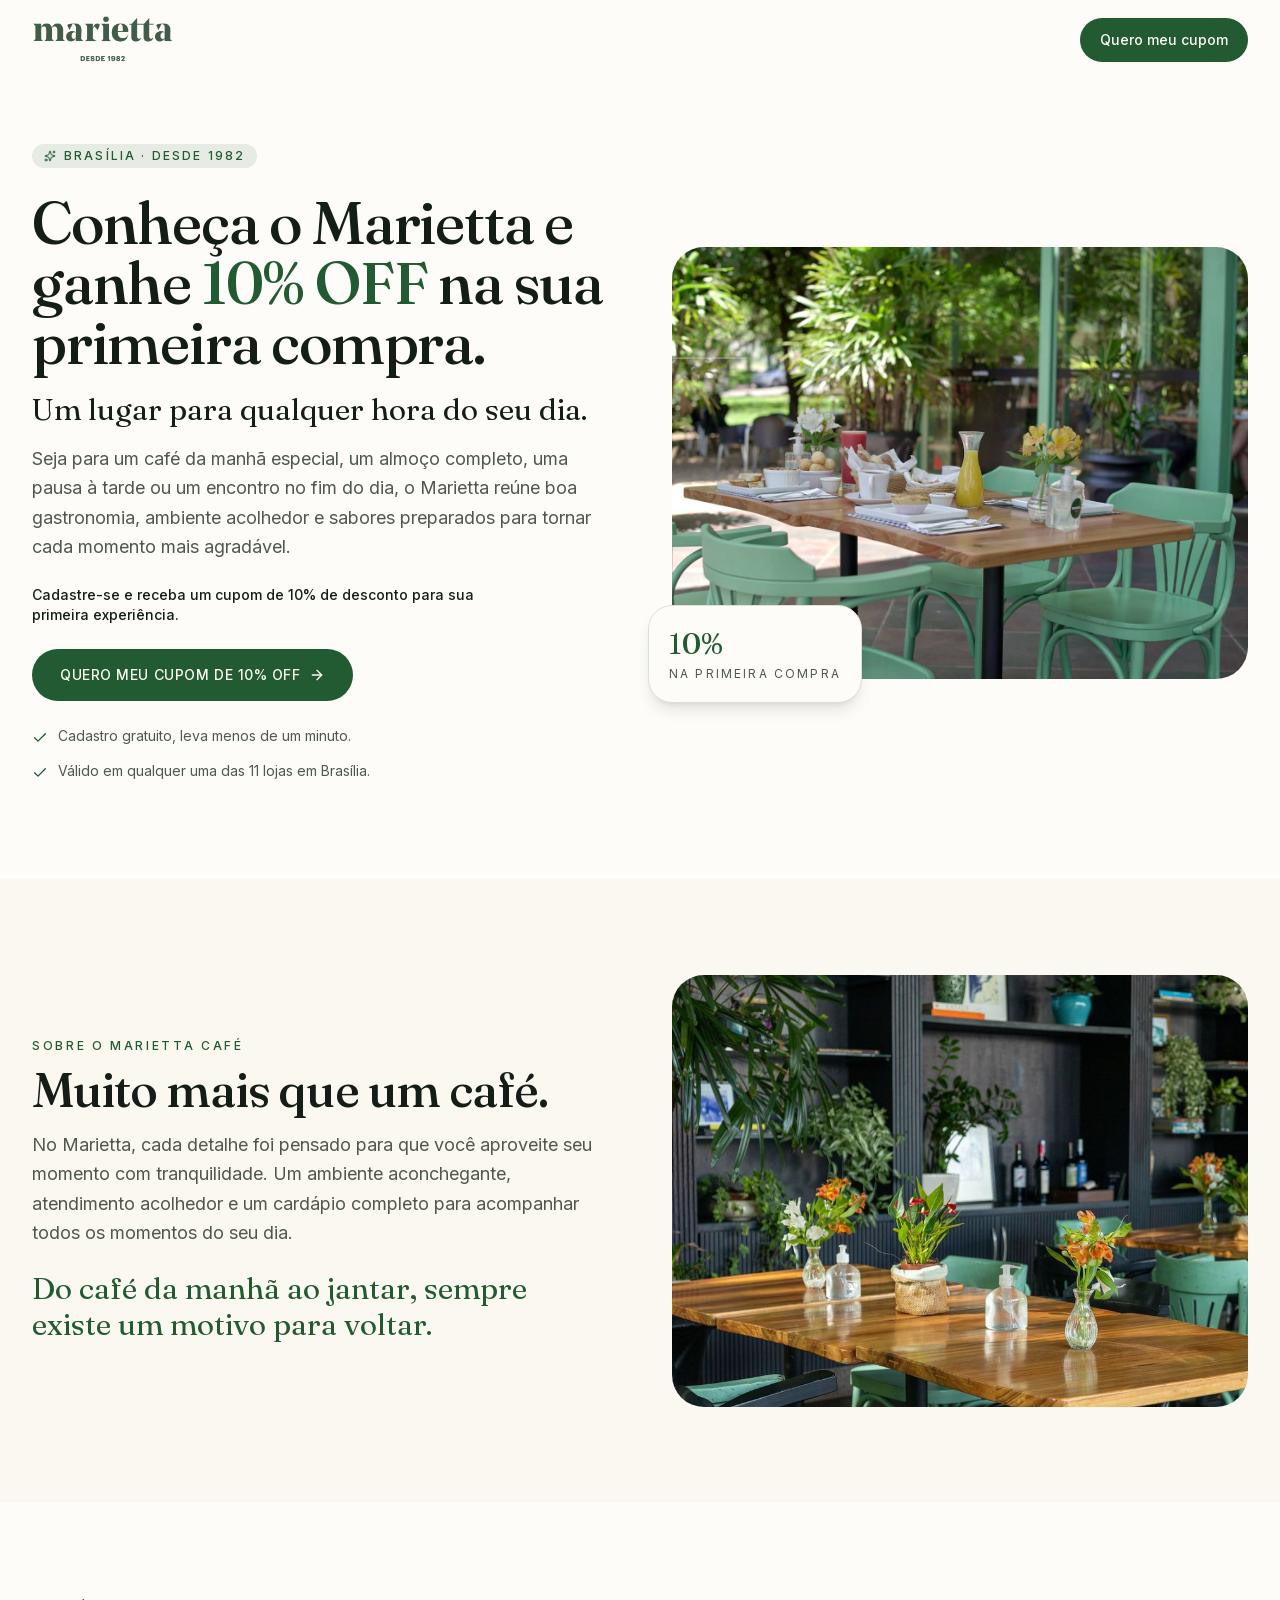
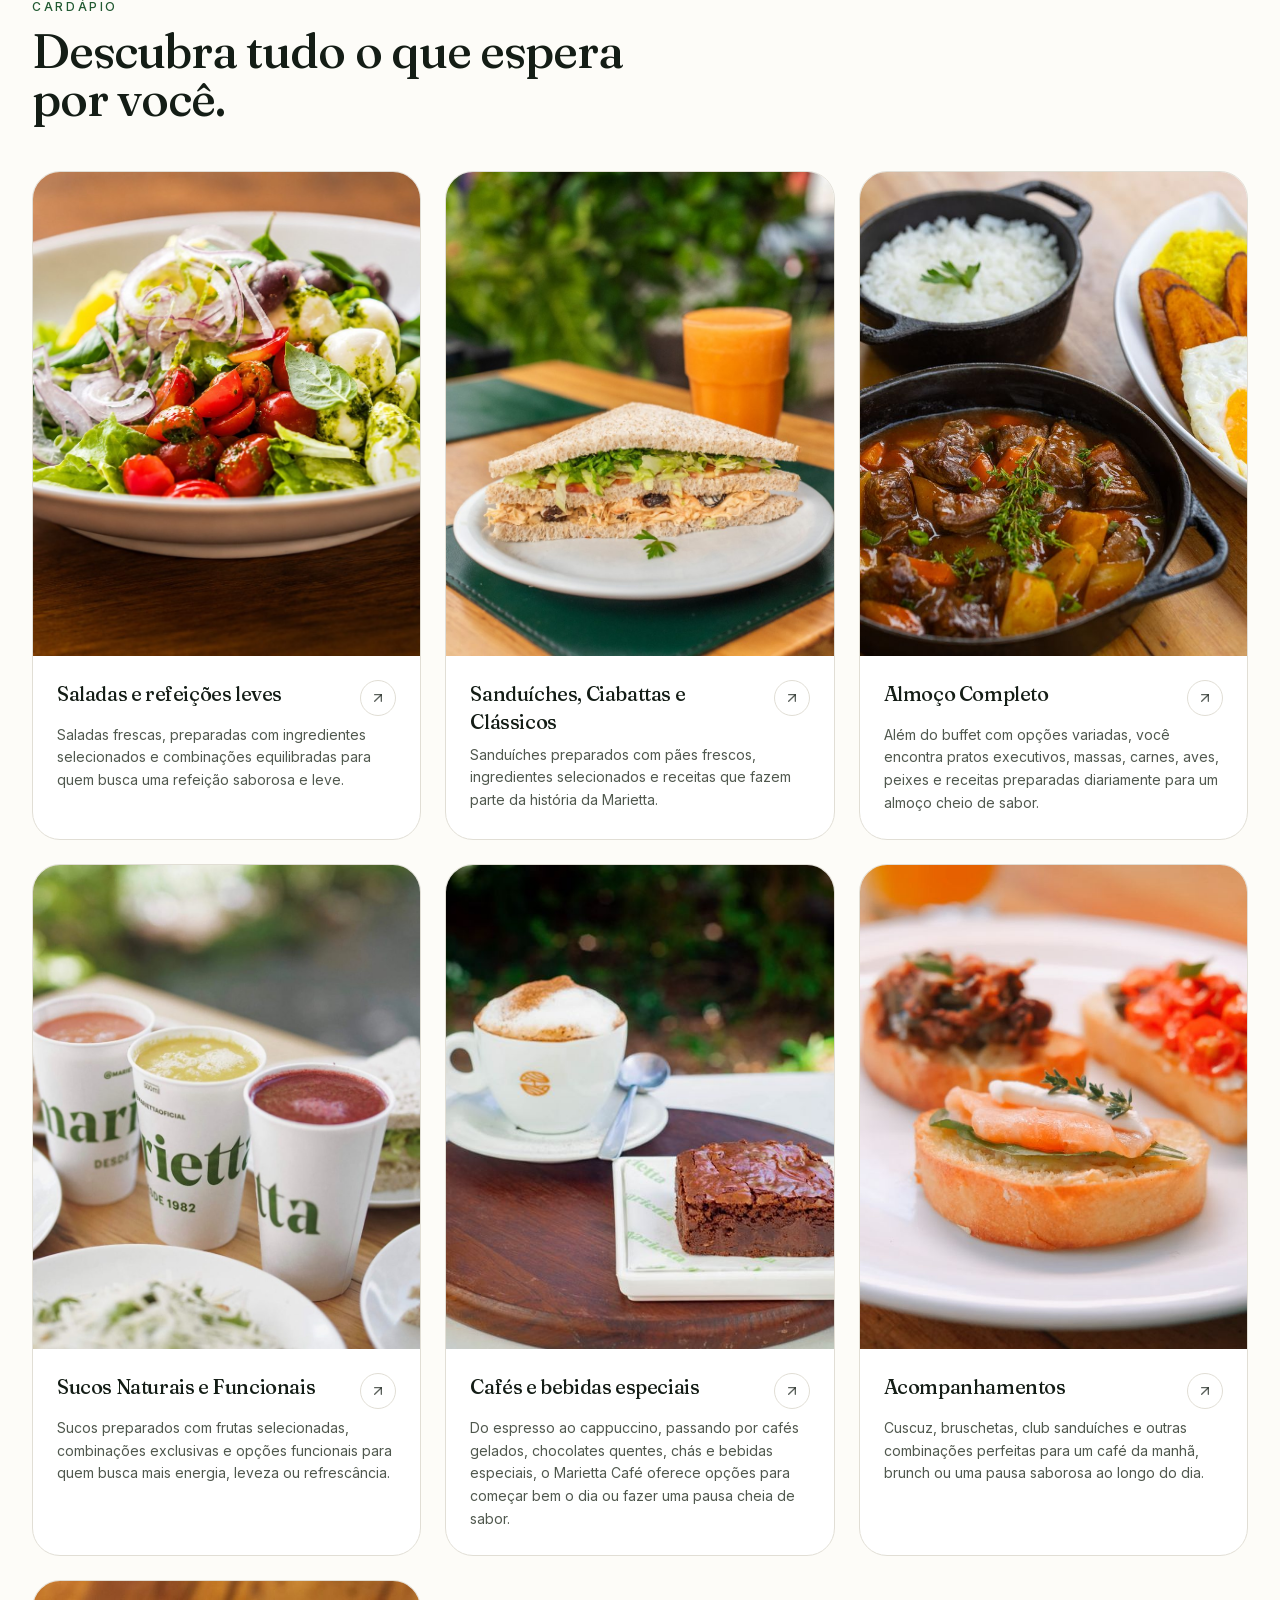
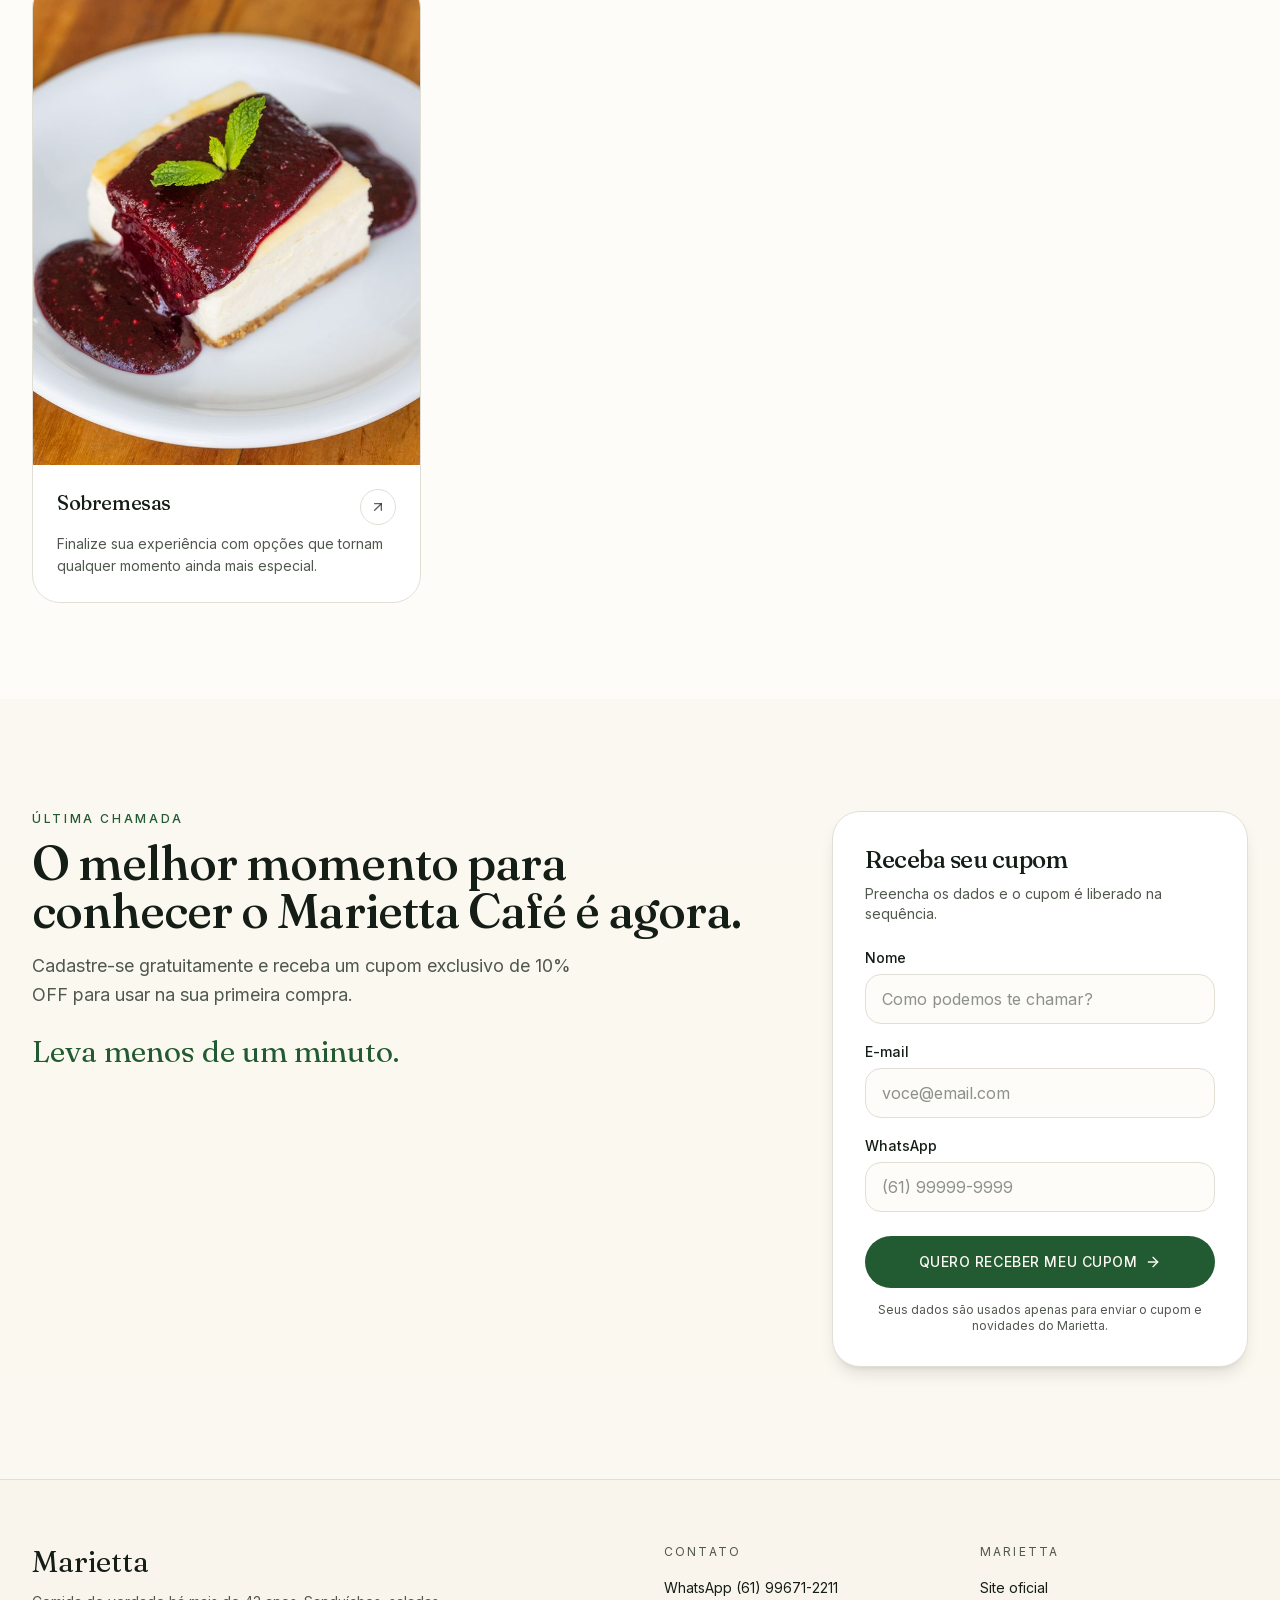
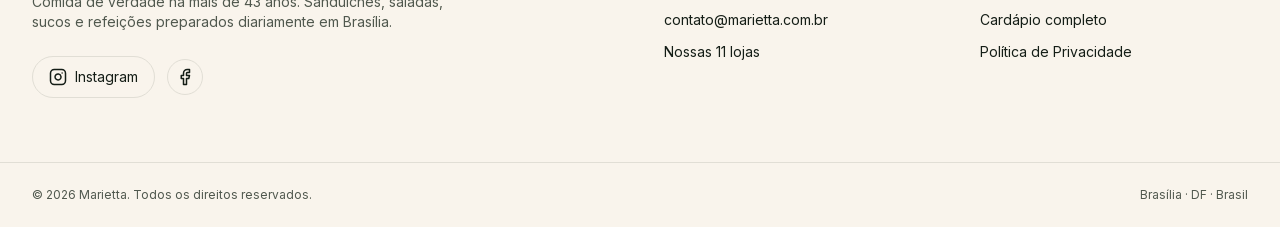
<file: cafe/index.html>
<!DOCTYPE html>
<html lang="pt-BR" class="no-js">

<head>
<!-- Google Tag Manager -->
<script>(function(w,d,s,l,i){w[l]=w[l]||[];w[l].push({'gtm.start':
new Date().getTime(),event:'gtm.js'});var f=d.getElementsByTagName(s)[0],
j=d.createElement(s),dl=l!='dataLayer'?'&l='+l:'';j.async=true;j.src=
'https://www.googletagmanager.com/gtm.js?id='+i+dl;f.parentNode.insertBefore(j,f);
})(window,document,'script','dataLayer','GTM-NWKQDZMQ');</script>
<!-- End Google Tag Manager -->
	<meta charset="utf-8">
	<meta name="viewport" content="width=device-width, initial-scale=1">

	<title>Marietta Café — Ganhe 10% OFF na sua primeira compra</title>
	<meta name="description"
		content="Cadastre-se e receba um cupom de 10% de desconto para sua primeira experiência no Marietta Café. Um lugar para qualquer hora do seu dia, em Brasília.">
	<meta name="author" content="Marietta">
	<meta name="theme-color" content="#225a31">
	<meta name="robots" content="noindex, nofollow">

	<meta property="og:type" content="website">
	<meta property="og:locale" content="pt_BR">
	<meta property="og:site_name" content="Marietta">
	<meta property="og:title" content="Marietta Café — Ganhe 10% OFF na sua primeira compra">
	<meta property="og:description"
		content="Um lugar para qualquer hora do seu dia. Cadastre-se e receba seu cupom de 10% OFF.">
	<meta property="og:image" content="assets/hero-varanda.jpg">
	<meta name="twitter:card" content="summary_large_image">

	<link rel="preload" as="font" type="font/woff2" href="assets/fraunces-latin.woff2" crossorigin>
	<link rel="preload" as="font" type="font/woff2" href="assets/inter-latin.woff2" crossorigin>
	<link rel="preload" as="image" href="assets/hero-varanda.jpg">
	<link rel="stylesheet" href="assets/styles.css">

	<script>document.documentElement.classList.remove('no-js');</script>
</head>

<body>
<!-- Google Tag Manager (noscript) -->
<noscript><iframe src="https://www.googletagmanager.com/ns.html?id=GTM-NWKQDZMQ"
height="0" width="0" style="display:none;visibility:hidden"></iframe></noscript>
<!-- End Google Tag Manager (noscript) -->

	<a class="skip-link" href="#conteudo">Pular para o conteúdo</a>

	<!-- ============================================================
     CABEÇALHO
     Transparente no topo, vidro a partir de 12px de rolagem —
     mesmo comportamento e mesmos valores do header do site.
     Sem navegação: numa LP, cada link é uma rota de fuga.
     ============================================================ -->
	<header class="header" id="header">
		<div class="container header__inner">
			<a class="header__logo" href="#topo" aria-label="Marietta">
				<img src="assets/logo-marietta.png" alt="Marietta — desde 1982" width="300" height="120">
			</a>
			<a class="btn btn--primary header__cta" href="#cupom">Quero meu cupom</a>
		</div>
	</header>

	<main id="conteudo">

		<!-- ============================================================
     1. HERO
     ============================================================ -->
		<section class="section section--hero" id="topo">
			<div class="container split split--2">

				<div class="fade-up">
					<span class="badge">
						<svg aria-hidden="true" width="12" height="12" viewBox="0 0 24 24" fill="none"
							stroke="currentColor" stroke-width="2" stroke-linecap="round" stroke-linejoin="round">
							<path
								d="M11.017 2.814a1 1 0 0 1 1.966 0l1.051 5.558a2 2 0 0 0 1.594 1.594l5.558 1.051a1 1 0 0 1 0 1.966l-5.558 1.051a2 2 0 0 0-1.594 1.594l-1.051 5.558a1 1 0 0 1-1.966 0l-1.051-5.558a2 2 0 0 0-1.594-1.594l-5.558-1.051a1 1 0 0 1 0-1.966l5.558-1.051a2 2 0 0 0 1.594-1.594z" />
							<path d="M20 2v4" />
							<path d="M22 4h-4" />
							<circle cx="4" cy="20" r="2" />
						</svg>
						Brasília · desde 1982
					</span>

					<h1 class="h1 mt-6">Conheça o Marietta e ganhe <span class="accent">10% OFF</span> na sua primeira
						compra.</h1>

					<p class="display h3 mt-5">Um lugar para qualquer hora do seu dia.</p>

					<p class="lead measure mt-4">Seja para um café da manhã especial, um almoço completo, uma pausa à
						tarde ou um encontro no fim do dia, o Marietta reúne boa gastronomia, ambiente acolhedor e
						sabores preparados para tornar cada momento mais agradável.</p>

					<p class="body-sm strong measure-sm mt-6">Cadastre-se e receba um cupom de 10% de desconto para sua
						primeira experiência.</p>

					<div class="mt-6">
						<a class="btn btn--primary btn--lg btn--caps pulse" href="#cupom">
							Quero meu cupom de 10% OFF
							<svg aria-hidden="true" width="16" height="16" viewBox="0 0 24 24" fill="none"
								stroke="currentColor" stroke-width="2" stroke-linecap="round" stroke-linejoin="round">
								<path d="M5 12h14" />
								<path d="m12 5 7 7-7 7" />
							</svg>
						</a>
					</div>

					<ul class="checks mt-6">
						<li>
							<svg aria-hidden="true" width="16" height="16" viewBox="0 0 24 24" fill="none"
								stroke="currentColor" stroke-width="2" stroke-linecap="round" stroke-linejoin="round">
								<path d="M20 6 9 17l-5-5" />
							</svg>
							Cadastro gratuito, leva menos de um minuto.
						</li>
						<li>
							<svg aria-hidden="true" width="16" height="16" viewBox="0 0 24 24" fill="none"
								stroke="currentColor" stroke-width="2" stroke-linecap="round" stroke-linejoin="round">
								<path d="M20 6 9 17l-5-5" />
							</svg>
							Válido em qualquer uma das 11 lojas em Brasília.
						</li>
					</ul>
				</div>

				<div class="hero__media fade-up">
					<div class="frame frame--43">
						<img src="assets/hero-varanda.jpg"
							alt="Mesa posta na varanda de uma loja Marietta, com café, suco de laranja, pães e cadeiras verdes sob as árvores"
							width="1333" height="1000" fetchpriority="high">
					</div>
					<div class="stat stat--float">
						<p class="stat__value">10%</p>
						<p class="stat__label">na primeira compra</p>
					</div>
				</div>

			</div>
		</section>


		<!-- ============================================================
     2. MUITO MAIS QUE UM CAFÉ
     ============================================================ -->
		<section class="section section--tint">
			<div class="container split split--2">

				<div class="reveal">
					<p class="eyebrow">Sobre o Marietta Café</p>
					<h2 class="h2 mt-3">Muito mais que um café.</h2>
					<p class="body measure mt-4">No Marietta, cada detalhe foi pensado para que você aproveite seu
						momento com tranquilidade. Um ambiente aconchegante, atendimento acolhedor e um cardápio
						completo para acompanhar todos os momentos do seu dia.</p>
					<p class="display h3 accent mt-6">Do café da manhã ao jantar, sempre existe um motivo para voltar.
					</p>
				</div>

				<div class="reveal">
					<div class="frame frame--43">
						<img src="assets/ambiente-loja.jpeg"
							alt="Balcão de atendimento de uma loja Marietta em Brasília, com o logo verde da marca"
							width="1117" height="838" loading="lazy">
					</div>
				</div>

			</div>
		</section>


		<!-- ============================================================
     3. CATEGORIAS
     ============================================================ -->
		<section class="section">
			<div class="container">

				<div class="section-head reveal">
					<p class="eyebrow">Cardápio</p>
					<h2 class="h2">Descubra tudo o que espera por você.</h2>
				</div>

				<div class="grid grid--2 grid--3 mt-12">

					<!-- 1 -->
					<article class="cat reveal">
						<div class="cat__media">
							<img src="assets/cat-saladas.jpg"
								alt="Salada Caprese do Marietta, com folhas frescas, tomate e queijo" width="807"
								height="1009" loading="lazy">
						</div>
						<div class="cat__body">
							<div class="cat__head">
								<h3 class="cat__title">Saladas e refeições leves</h3>
								<span class="icon-pill" aria-hidden="true">
									<svg width="16" height="16" viewBox="0 0 24 24" fill="none" stroke="currentColor"
										stroke-width="2" stroke-linecap="round" stroke-linejoin="round">
										<path d="M7 7h10v10" />
										<path d="M7 17 17 7" />
									</svg>
								</span>
							</div>
							<p class="cat__text">Saladas frescas, preparadas com ingredientes selecionados e combinações
								equilibradas para quem busca uma refeição saborosa e leve.</p>
						</div>
					</article>

					<!-- 2 -->
					<article class="cat reveal">
						<div class="cat__media">
							<img src="assets/cat-sanduiches.jpg"
								alt="Sanduíche natural do Marietta em pão semi-integral" width="840" height="1050"
								loading="lazy">
						</div>
						<div class="cat__body">
							<div class="cat__head">
								<h3 class="cat__title">Sanduíches, Ciabattas e Clássicos</h3>
								<span class="icon-pill" aria-hidden="true">
									<svg width="16" height="16" viewBox="0 0 24 24" fill="none" stroke="currentColor"
										stroke-width="2" stroke-linecap="round" stroke-linejoin="round">
										<path d="M7 7h10v10" />
										<path d="M7 17 17 7" />
									</svg>
								</span>
							</div>
							<p class="cat__text">Sanduíches preparados com pães frescos, ingredientes selecionados e
								receitas que fazem parte da história da Marietta.</p>
						</div>
					</article>

					<!-- 3 — FOTO APROXIMADA: buffet de evento. Substituir pela foto
			     de executivos/picadinho indicada no documento de copy. -->
					<article class="cat reveal">
						<div class="cat__media">
							<img src="assets/cat-almoco.jpeg"
								alt="Mesa de buffet do Marietta com salgados, sanduíches, queijos e doces" width="716"
								height="895" loading="lazy">
						</div>
						<div class="cat__body">
							<div class="cat__head">
								<h3 class="cat__title">Almoço Completo</h3>
								<span class="icon-pill" aria-hidden="true">
									<svg width="16" height="16" viewBox="0 0 24 24" fill="none" stroke="currentColor"
										stroke-width="2" stroke-linecap="round" stroke-linejoin="round">
										<path d="M7 7h10v10" />
										<path d="M7 17 17 7" />
									</svg>
								</span>
							</div>
							<p class="cat__text">Além do buffet com opções variadas, você encontra pratos executivos,
								massas, carnes, aves, peixes e receitas preparadas diariamente para um almoço cheio de
								sabor.</p>
						</div>
					</article>

					<!-- 4 -->
					<article class="cat reveal">
						<div class="cat__media">
							<img src="assets/cat-sucos.jpg" alt="Suco natural do Marietta servido em copo alto"
								width="840" height="1050" loading="lazy">
						</div>
						<div class="cat__body">
							<div class="cat__head">
								<h3 class="cat__title">Sucos Naturais e Funcionais</h3>
								<span class="icon-pill" aria-hidden="true">
									<svg width="16" height="16" viewBox="0 0 24 24" fill="none" stroke="currentColor"
										stroke-width="2" stroke-linecap="round" stroke-linejoin="round">
										<path d="M7 7h10v10" />
										<path d="M7 17 17 7" />
									</svg>
								</span>
							</div>
							<p class="cat__text">Sucos preparados com frutas selecionadas, combinações exclusivas e
								opções funcionais para quem busca mais energia, leveza ou refrescância.</p>
						</div>
					</article>

					<!-- 5 — FOTO APROXIMADA: a imagem disponível é de um smoothie,
			     não de café. Substituir pela foto de lanches/chá da tarde
			     indicada no documento de copy. -->
					<article class="cat reveal">
						<div class="cat__media">
							<img src="assets/cat-cafes.jpeg"
								alt="Bebida gelada servida em copo de vidro numa mesa do Marietta" width="840"
								height="1050" loading="lazy">
						</div>
						<div class="cat__body">
							<div class="cat__head">
								<h3 class="cat__title">Cafés e bebidas especiais</h3>
								<span class="icon-pill" aria-hidden="true">
									<svg width="16" height="16" viewBox="0 0 24 24" fill="none" stroke="currentColor"
										stroke-width="2" stroke-linecap="round" stroke-linejoin="round">
										<path d="M7 7h10v10" />
										<path d="M7 17 17 7" />
									</svg>
								</span>
							</div>
							<p class="cat__text">Do espresso ao cappuccino, passando por cafés gelados, chocolates
								quentes, chás e bebidas especiais, o Marietta Café oferece opções para começar bem o dia
								ou fazer uma pausa cheia de sabor.</p>
						</div>
					</article>

					<!-- 6 — FOTO APROXIMADA: ciabatta. Substituir pela foto de
			     bruschettas indicada no documento de copy. -->
					<article class="cat reveal">
						<div class="cat__media">
							<img src="assets/cat-acompanhamentos.jpeg"
								alt="Ciabatta tostada na chapa, servida no Marietta" width="840" height="1050"
								loading="lazy">
						</div>
						<div class="cat__body">
							<div class="cat__head">
								<h3 class="cat__title">Acompanhamentos</h3>
								<span class="icon-pill" aria-hidden="true">
									<svg width="16" height="16" viewBox="0 0 24 24" fill="none" stroke="currentColor"
										stroke-width="2" stroke-linecap="round" stroke-linejoin="round">
										<path d="M7 7h10v10" />
										<path d="M7 17 17 7" />
									</svg>
								</span>
							</div>
							<p class="cat__text">Cuscuz, bruschetas, club sanduíches e outras combinações perfeitas para
								um café da manhã, brunch ou uma pausa saborosa ao longo do dia.</p>
						</div>
					</article>

					<!-- 7 — FOTO APROXIMADA: açaí. Substituir pela foto de
			     sobremesas indicada no documento de copy. -->
					<article class="cat reveal">
						<div class="cat__media">
							<img src="assets/cat-sobremesas.jpeg" alt="Tigela de açaí do Marietta com banana e granola"
								width="840" height="1050" loading="lazy">
						</div>
						<div class="cat__body">
							<div class="cat__head">
								<h3 class="cat__title">Sobremesas</h3>
								<span class="icon-pill" aria-hidden="true">
									<svg width="16" height="16" viewBox="0 0 24 24" fill="none" stroke="currentColor"
										stroke-width="2" stroke-linecap="round" stroke-linejoin="round">
										<path d="M7 7h10v10" />
										<path d="M7 17 17 7" />
									</svg>
								</span>
							</div>
							<p class="cat__text">Finalize sua experiência com opções que tornam qualquer momento ainda
								mais especial.</p>
						</div>
					</article>

				</div>
			</div>
		</section>


		<!-- ============================================================
     4. CTA FINAL + FORMULÁRIO
     ============================================================ -->
		<section class="section section--lg section--tint" id="cupom">
			<div class="container split split--form">

				<div class="reveal">
					<p class="eyebrow">Última chamada</p>
					<h2 class="h2 mt-3">O melhor momento para conhecer o Marietta Café é agora.</h2>
					<p class="body measure mt-4">Cadastre-se gratuitamente e receba um cupom exclusivo de 10% OFF para
						usar na sua primeira compra.</p>
					<p class="display h3 accent mt-6">Leva menos de um minuto.</p>


				</div>

				<!-- Envio via webhook do n8n (ver script no fim do arquivo).
		     O `action` é só o fallback sem JS. -->
				<div class="form reveal">
					<h2 class="form__title">Receba seu cupom</h2>
					<p class="body-sm mt-2">Preencha os dados e o cupom é liberado na sequência.</p>

					<form id="form-cupom-cafe" action="obrigado.html" method="get" novalidate>
						<input type="hidden" name="utm_source" id="utm_source" value="">
						<input type="hidden" name="utm_medium" id="utm_medium" value="">
						<input type="hidden" name="utm_campaign" id="utm_campaign" value="">
						<input type="hidden" name="utm_term" id="utm_term" value="">
						<input type="hidden" name="utm_content" id="utm_content" value="">
						<script>
							(function() {
								var params = new URLSearchParams(window.location.search);
								['utm_source', 'utm_medium', 'utm_campaign', 'utm_term', 'utm_content'].forEach(function(utm) {
									var input = document.getElementById(utm);
									if (input && params.has(utm)) {
										input.value = params.get(utm);
									}
								});
							})();
						</script>
						<div class="form__fields">

							<div class="field" data-field>
								<label for="nome">Nome</label>
								<input type="text" id="nome" name="nome" autocomplete="name"
									placeholder="Como podemos te chamar?" required minlength="2">
								<p class="field__error" data-error>Informe seu nome.</p>
							</div>

							<div class="field" data-field>
								<label for="email">E-mail</label>
								<input type="email" id="email" name="email" autocomplete="email"
									placeholder="voce@email.com" required inputmode="email" spellcheck="false">
								<p class="field__error" data-error>Informe um e-mail válido.</p>
							</div>

							<div class="field" data-field>
								<label for="whatsapp">WhatsApp</label>
								<input type="tel" id="whatsapp" name="whatsapp" autocomplete="tel"
									placeholder="(61) 99999-9999" required inputmode="numeric" maxlength="16">
								<p class="field__error" data-error>Informe um WhatsApp com DDD.</p>
							</div>

						</div>

						<button type="submit" class="btn btn--primary btn--lg btn--block btn--caps form__submit">
							Quero receber meu cupom
							<svg aria-hidden="true" width="16" height="16" viewBox="0 0 24 24" fill="none"
								stroke="currentColor" stroke-width="2" stroke-linecap="round" stroke-linejoin="round">
								<path d="M5 12h14" />
								<path d="m12 5 7 7-7 7" />
							</svg>
						</button>

						<p class="note form__legal">Seus dados são usados apenas para enviar o cupom e novidades do
							Marietta.</p>
					</form>
				</div>

			</div>
		</section>

	</main>


	<!-- ============================================================
     RODAPÉ
     ============================================================ -->
	<footer class="footer">
		<div class="container footer__inner">

			<div class="footer__brand-col">
				<p class="footer__brand">Marietta</p>
				<p class="body-sm measure-sm mt-3">Comida de verdade há mais de 43 anos. Sanduíches, saladas, sucos e
					refeições preparados diariamente em Brasília.</p>
				<div class="footer__social">
					<a class="social-pill" href="https://www.instagram.com/mariettaoficial/" target="_blank"
						rel="noopener noreferrer" aria-label="Instagram">
						<svg aria-hidden="true" width="18" height="18" viewBox="0 0 24 24" fill="none"
							stroke="currentColor" stroke-width="2" stroke-linecap="round" stroke-linejoin="round">
							<rect x="2" y="2" width="20" height="20" rx="5" ry="5" />
							<path d="M16 11.37A4 4 0 1 1 12.63 8 4 4 0 0 1 16 11.37z" />
							<line x1="17.5" x2="17.51" y1="6.5" y2="6.5" />
						</svg>
						Instagram
					</a>
					<a class="social-icon" href="https://www.facebook.com/rede.marietta/" target="_blank"
						rel="noopener noreferrer" aria-label="Facebook">
						<svg aria-hidden="true" width="18" height="18" viewBox="0 0 24 24" fill="none"
							stroke="currentColor" stroke-width="2" stroke-linecap="round" stroke-linejoin="round">
							<path d="M18 2h-3a5 5 0 0 0-5 5v3H7v4h3v8h4v-8h3l1-4h-4V7a1 1 0 0 1 1-1h3z" />
						</svg>
					</a>
				</div>
			</div>

			<div>
				<p class="footer__label">Contato</p>
				<div class="footer__links">
					<a href="https://wa.me/5561996712211?text=Ol%C3%A1!%20Gostaria%20de%20fazer%20um%20pedido.">WhatsApp
						(61) 99671-2211</a>
					<a href="mailto:contato@marietta.com.br">contato@marietta.com.br</a>
					<a href="https://marietta.com.br/lojas" target="_blank" rel="noopener">Nossas 11 lojas</a>
				</div>
			</div>

			<div>
				<p class="footer__label">Marietta</p>
				<div class="footer__links">
					<a href="https://marietta.com.br/" target="_blank" rel="noopener">Site oficial</a>
					<a href="https://marietta.com.br/cardapio" target="_blank" rel="noopener">Cardápio completo</a>
					<a href="https://marietta.com.br/privacidade" target="_blank" rel="noopener">Política de
						Privacidade</a>
				</div>
			</div>

		</div>

		<div class="footer__bar">
			<div class="container">
				<span>© 2026 Marietta. Todos os direitos reservados.</span>
				<span>Brasília · DF · Brasil</span>
			</div>
		</div>
	</footer>


	<script>
		/* ================================================================
		   1) Cabeçalho: vidro a partir de 12px — mesmo limiar do site.
		   ================================================================ */
		(function () {
			var header = document.getElementById('header');
			if (!header) return;
			var onScroll = function () {
				header.classList.toggle('is-scrolled', window.scrollY > 12);
			};
			onScroll();
			window.addEventListener('scroll', onScroll, { passive: true });
		})();

		/* ================================================================
		   2) Revelação progressiva — reaproveita o keyframe fadeUp.
		   ================================================================ */
		(function () {
			var items = document.querySelectorAll('.reveal');
			if (!items.length) return;

			var reduced = window.matchMedia('(prefers-reduced-motion: reduce)').matches;
			if (reduced || !('IntersectionObserver' in window)) {
				items.forEach(function (el) { el.classList.add('is-visible'); });
				return;
			}

			var io = new IntersectionObserver(function (entries) {
				entries.forEach(function (entry) {
					if (!entry.isIntersecting) return;
					entry.target.classList.add('is-visible');
					io.unobserve(entry.target);
				});
			}, { rootMargin: '0px 0px -10% 0px', threshold: 0.1 });

			items.forEach(function (el) { io.observe(el); });
		})();

		/* ================================================================
		   3) Formulário: máscara de WhatsApp + validação.
			  Os erros só aparecem depois da primeira tentativa de envio —
			  validar enquanto a pessoa ainda digita é hostil.
		   ================================================================ */
		(function () {
			var form = document.getElementById('form-cupom-cafe');
			if (!form) return;

			/* Identifica esta LP no GTM/GA4 e no n8n. Todas as landings usam o
			   mesmo container e o mesmo webhook, então sem isto os envios
			   chegam indistinguíveis. */
			var FORM_ID = 'form-cupom-cafe';

			var tel = form.querySelector('#whatsapp');
			var submitted = false;

			/* --- máscara (61) 99999-9999 --- */
			tel.addEventListener('input', function () {
				var d = tel.value.replace(/\D/g, '').slice(0, 11);
				var out = '';
				if (d.length) out = '(' + d.slice(0, 2);
				if (d.length >= 3) out += ') ' + d.slice(2, 7);
				if (d.length >= 8) out += '-' + d.slice(7);
				tel.value = out;
			});

			var isValid = function (input) {
				var v = input.value.trim();
				if (input.id === 'nome') return v.length >= 2;
				if (input.id === 'email') return /^[^\s@]+@[^\s@]+\.[^\s@]{2,}$/.test(v);
				if (input.id === 'whatsapp') return v.replace(/\D/g, '').length >= 10;
				return true;
			};

			var check = function (input) {
				var field = input.closest('[data-field]');
				if (!field) return true;
				var ok = isValid(input);
				field.classList.toggle('is-invalid', !ok);
				input.setAttribute('aria-invalid', ok ? 'false' : 'true');
				return ok;
			};

			form.querySelectorAll('input').forEach(function (input) {
				input.addEventListener('blur', function () { if (submitted) check(input); });
				input.addEventListener('input', function () { if (submitted) check(input); });
			});

			form.addEventListener('submit', function (e) {
				submitted = true;
				var inputs = [].slice.call(form.querySelectorAll('input'));
				var firstBad = null;

				inputs.forEach(function (input) {
					if (!check(input) && !firstBad) firstBad = input;
				});

				if (firstBad) {
					e.preventDefault();
					firstBad.focus();
					return;
				}

				/* Envio via webhook do n8n. O `action`/`method` do <form> ficam
				   como fallback caso o JS falhe. */
				e.preventDefault();
				var btn = form.querySelector('button[type="submit"]');
				btn.setAttribute('aria-disabled', 'true');
				btn.textContent = 'Enviando...';

				window.dataLayer = window.dataLayer || [];
				window.dataLayer.push({ event: 'form_enviado', form_id: FORM_ID });

				/* Produção por padrão. `?wh=test` (fica salvo na aba) aponta para o
				   webhook de teste do n8n, que só responde depois do "Execute
				   workflow" no canvas e vale por uma única chamada. */
				var whModo = 'webhook';
				try {
					var whParam = new URLSearchParams(location.search).get('wh');
					if (whParam) sessionStorage.setItem('wh', whParam);
					if (sessionStorage.getItem('wh') === 'test') whModo = 'webhook-test';
				} catch (err) { /* storage bloqueado: segue em produção */ }

				var payload = {};
				new FormData(form).forEach(function (value, key) { payload[key] = value; });
				payload.form_id = FORM_ID;
				payload.pagina = 'cafe';
				payload.ambiente = /^(localhost|127\.|192\.168\.)/.test(location.hostname) ? 'dev' : 'prod';
				payload.url = location.href;

				/* Navega uma vez só, venha o gatilho de onde vier. */
				var irParaObrigado = function () {
					if (irParaObrigado.done) return;
					irParaObrigado.done = true;
					window.location.href = 'obrigado.html';
				};

				/* n8n fora do ar não pode prender o lead em "Enviando...". */
				var failsafe = setTimeout(irParaObrigado, 4000);

				var formParams = new URLSearchParams();
				for (var k in payload) {
					formParams.append(k, payload[k]);
				}

				fetch('https://n8n.v4lisboatech.com.br/' + whModo + '/marietta-e-marvin', {
					method: 'POST',
					headers: { 'Content-Type': 'application/x-www-form-urlencoded' },
					body: formParams.toString(),
					keepalive: true
				}).then(function (res) {
					if (!res.ok) console.error('Webhook respondeu', res.status);
				}).catch(function (error) {
					console.error('Erro no webhook:', error);
				}).finally(function () {
					clearTimeout(failsafe);
					irParaObrigado();
				});
			});
		})();
	</script>

</body>

</html>
</file>
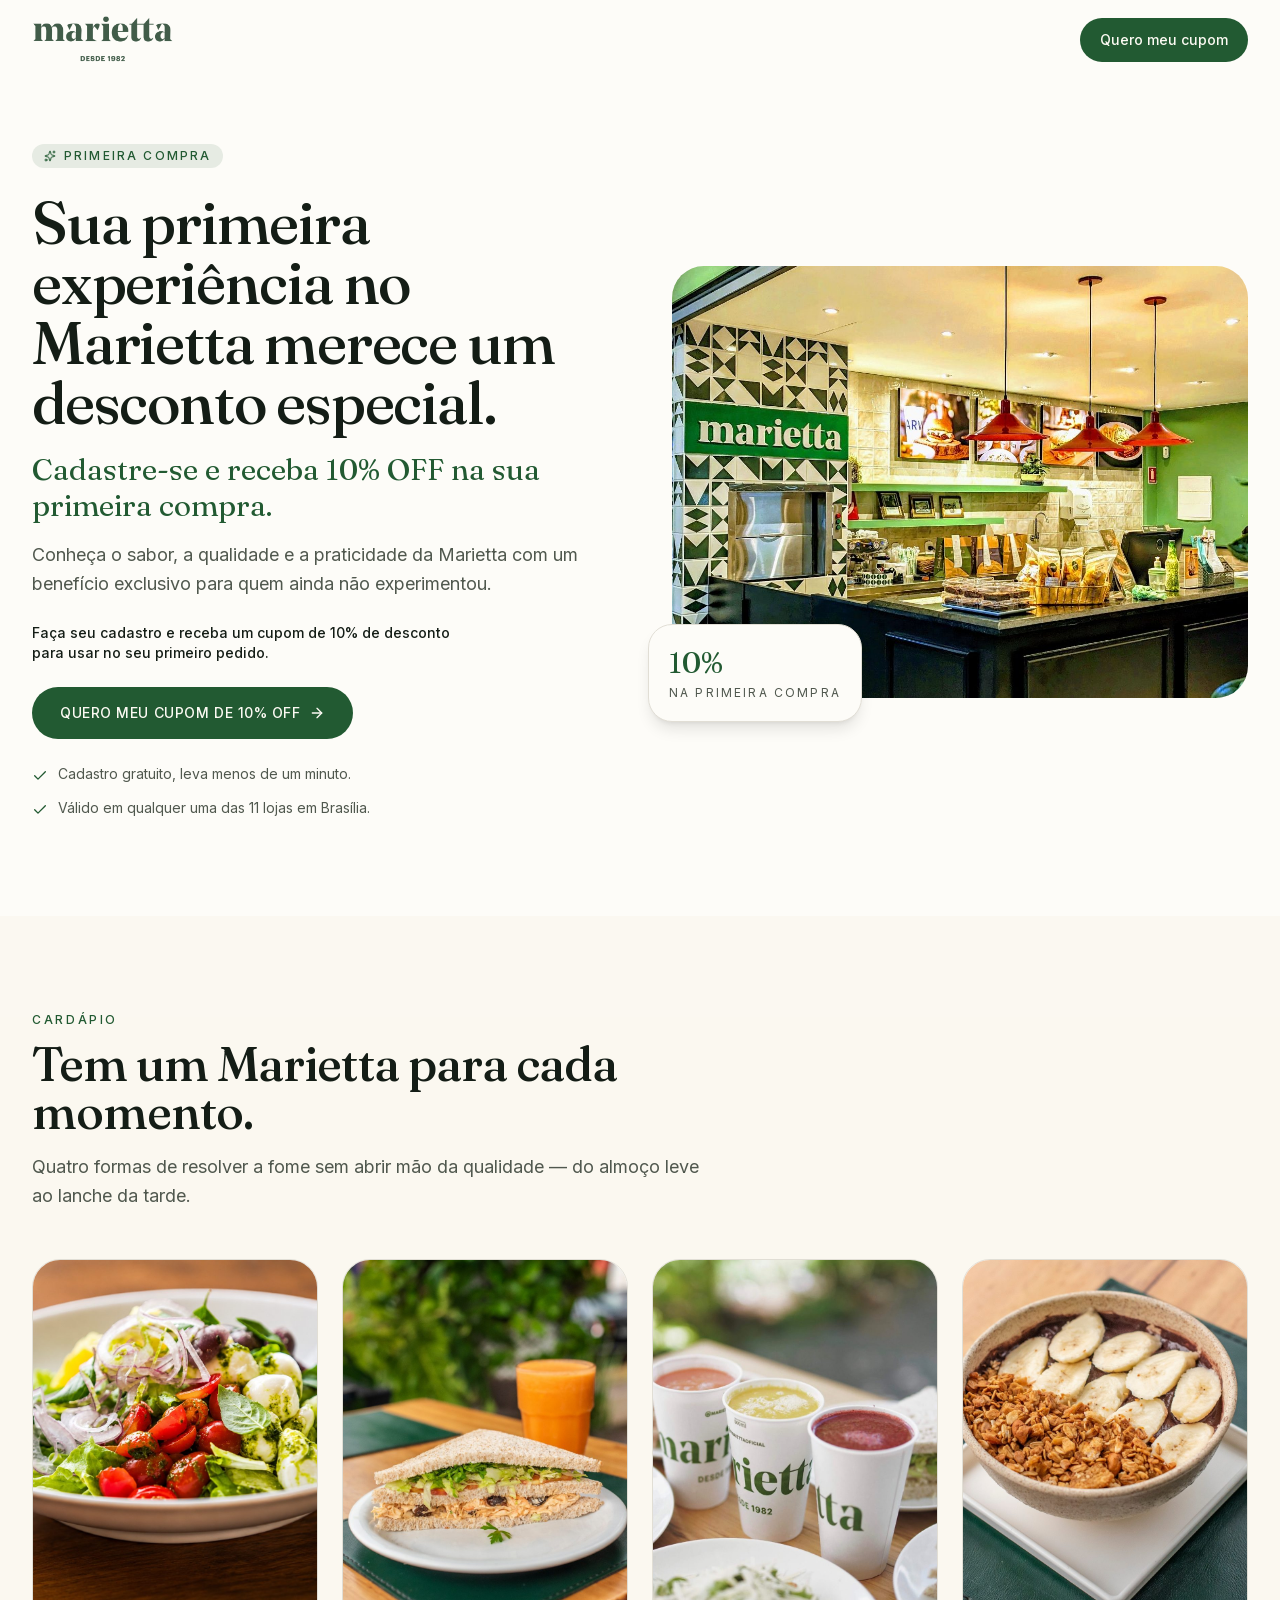
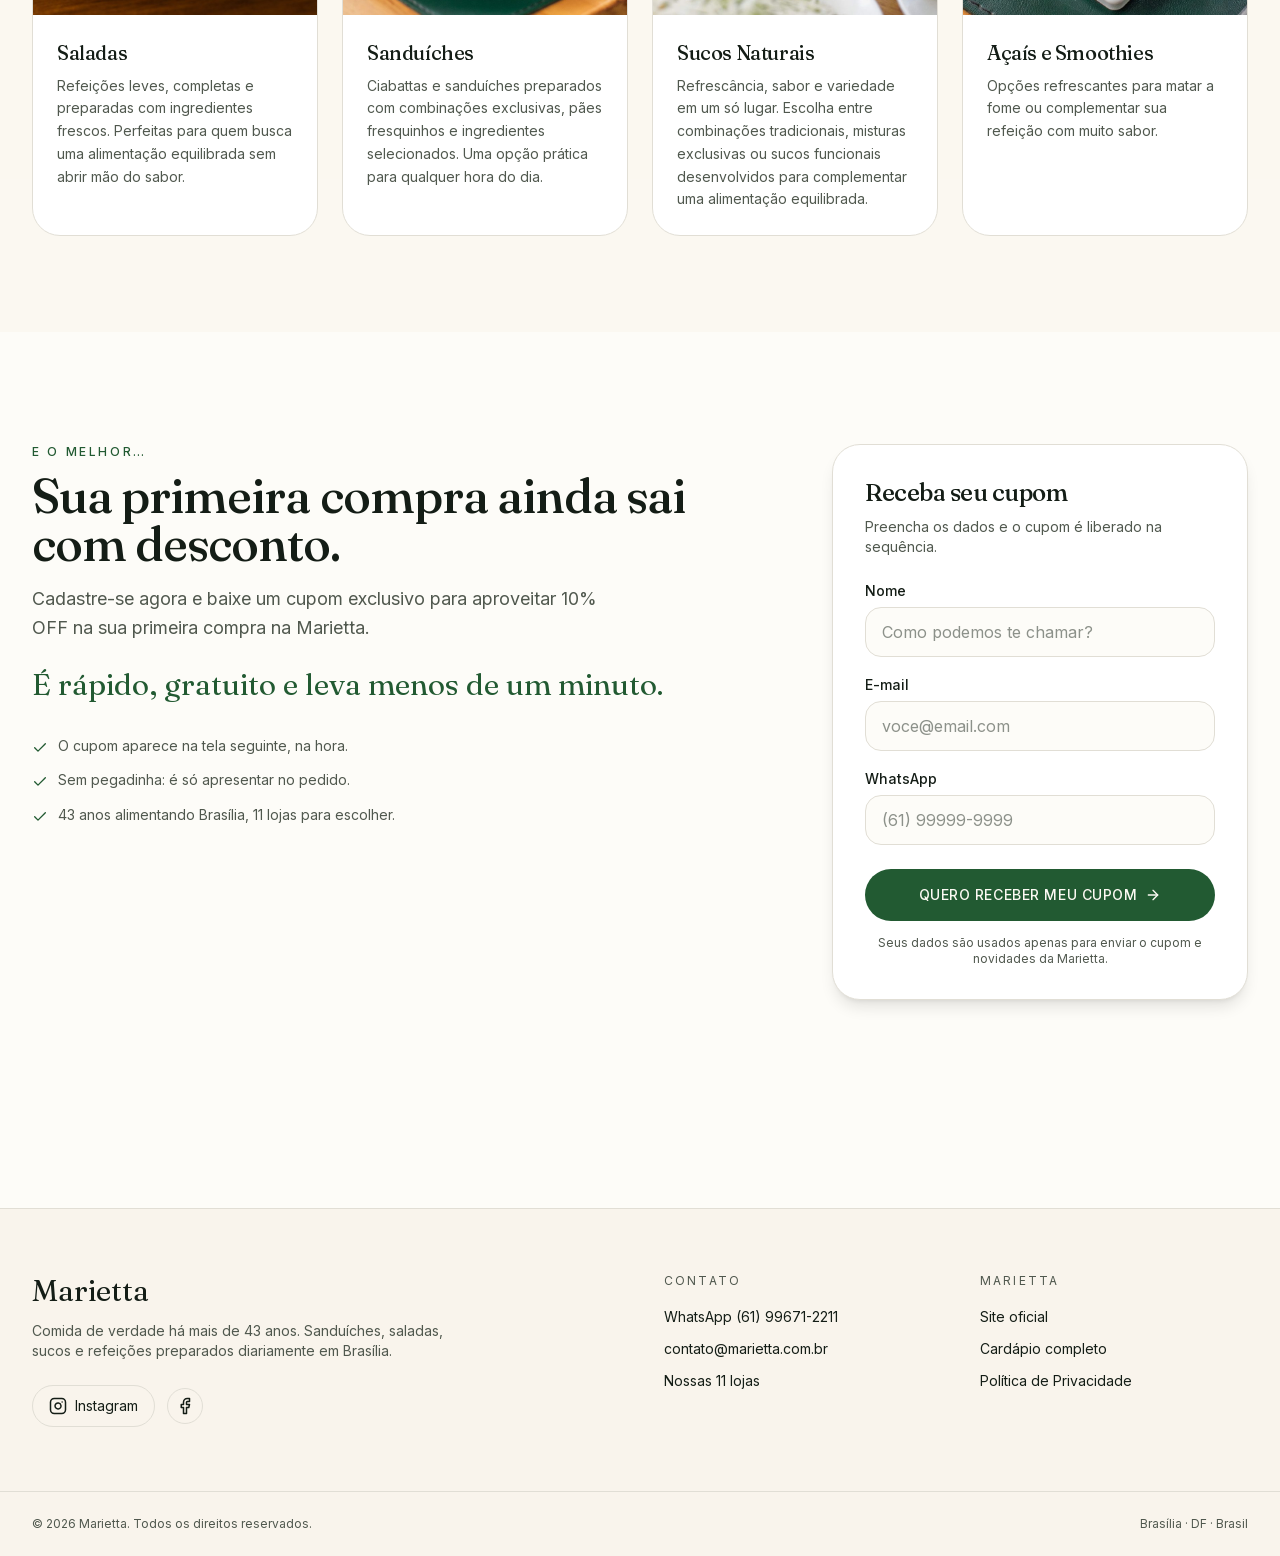
<file: fast/index.html>
<!DOCTYPE html>
<html lang="pt-BR" class="no-js">

<head>
<!-- Google Tag Manager -->
<script>(function(w,d,s,l,i){w[l]=w[l]||[];w[l].push({'gtm.start':
new Date().getTime(),event:'gtm.js'});var f=d.getElementsByTagName(s)[0],
j=d.createElement(s),dl=l!='dataLayer'?'&l='+l:'';j.async=true;j.src=
'https://www.googletagmanager.com/gtm.js?id='+i+dl;f.parentNode.insertBefore(j,f);
})(window,document,'script','dataLayer','GTM-NWKQDZMQ');</script>
<!-- End Google Tag Manager -->
	<meta charset="utf-8">
	<meta name="viewport" content="width=device-width, initial-scale=1">

	<title>Marietta Fast — 10% OFF na sua primeira compra</title>
	<meta name="description"
		content="Cadastre-se e receba um cupom de 10% OFF para usar no seu primeiro pedido na Marietta. Saladas, sanduíches, sucos naturais, açaís e smoothies.">
	<meta name="author" content="Marietta">
	<meta name="theme-color" content="#225a31">
	<meta name="robots" content="noindex, nofollow">

	<meta property="og:type" content="website">
	<meta property="og:locale" content="pt_BR">
	<meta property="og:site_name" content="Marietta">
	<meta property="og:title" content="Marietta Fast — 10% OFF na sua primeira compra">
	<meta property="og:description"
		content="Tem uma Marietta para cada momento. Cadastre-se e receba seu cupom de 10% OFF.">
	<meta property="og:image" content="assets/hero-balcao.jpg">
	<meta name="twitter:card" content="summary_large_image">

	<link rel="preload" as="font" type="font/woff2" href="assets/fraunces-latin.woff2" crossorigin>
	<link rel="preload" as="font" type="font/woff2" href="assets/inter-latin.woff2" crossorigin>
	<link rel="preload" as="image" href="assets/hero-balcao.jpg">
	<link rel="stylesheet" href="assets/styles.css">

	<script>document.documentElement.classList.remove('no-js');</script>
</head>

<body>
<!-- Google Tag Manager (noscript) -->
<noscript><iframe src="https://www.googletagmanager.com/ns.html?id=GTM-NWKQDZMQ"
height="0" width="0" style="display:none;visibility:hidden"></iframe></noscript>
<!-- End Google Tag Manager (noscript) -->

	<a class="skip-link" href="#conteudo">Pular para o conteúdo</a>

	<!-- ============================================================
     CABEÇALHO
     Transparente no topo, vidro a partir de 12px de rolagem —
     mesmo comportamento e mesmos valores do header do site.
     Sem navegação: numa LP, cada link é uma rota de fuga.
     ============================================================ -->
	<header class="header" id="header">
		<div class="container header__inner">
			<a class="header__logo" href="#topo" aria-label="Marietta">
				<img src="assets/logo-marietta.png" alt="Marietta — desde 1982" width="300" height="120">
			</a>
			<a class="btn btn--primary header__cta" href="#cupom">Quero meu cupom</a>
		</div>
	</header>

	<main id="conteudo">

		<!-- ============================================================
     1. HERO
     ============================================================ -->
		<section class="section section--hero" id="topo">
			<div class="container split split--2">

				<div class="fade-up">
					<span class="badge">
						<svg aria-hidden="true" width="12" height="12" viewBox="0 0 24 24" fill="none"
							stroke="currentColor" stroke-width="2" stroke-linecap="round" stroke-linejoin="round">
							<path
								d="M11.017 2.814a1 1 0 0 1 1.966 0l1.051 5.558a2 2 0 0 0 1.594 1.594l5.558 1.051a1 1 0 0 1 0 1.966l-5.558 1.051a2 2 0 0 0-1.594 1.594l-1.051 5.558a1 1 0 0 1-1.966 0l-1.051-5.558a2 2 0 0 0-1.594-1.594l-5.558-1.051a1 1 0 0 1 0-1.966l5.558-1.051a2 2 0 0 0 1.594-1.594z" />
							<path d="M20 2v4" />
							<path d="M22 4h-4" />
							<circle cx="4" cy="20" r="2" />
						</svg>
						Primeira compra
					</span>

					<h1 class="h1 mt-6">Sua primeira experiência no Marietta merece um desconto especial.</h1>

					<p class="display h3 accent mt-5">Cadastre-se e receba <span class="accent">10% OFF</span> na sua
						primeira compra.</p>

					<p class="lead measure mt-4">Conheça o sabor, a qualidade e a praticidade da Marietta com um
						benefício exclusivo para quem ainda não experimentou.</p>

					<p class="body-sm strong measure-sm mt-6">Faça seu cadastro e receba um cupom de 10% de desconto
						para usar no seu primeiro pedido.</p>

					<div class="mt-6">
						<a class="btn btn--primary btn--lg btn--caps pulse" href="#cupom">
							Quero meu cupom de 10% OFF
							<svg aria-hidden="true" width="16" height="16" viewBox="0 0 24 24" fill="none"
								stroke="currentColor" stroke-width="2" stroke-linecap="round" stroke-linejoin="round">
								<path d="M5 12h14" />
								<path d="m12 5 7 7-7 7" />
							</svg>
						</a>
					</div>

					<ul class="checks mt-6">
						<li>
							<svg aria-hidden="true" width="16" height="16" viewBox="0 0 24 24" fill="none"
								stroke="currentColor" stroke-width="2" stroke-linecap="round" stroke-linejoin="round">
								<path d="M20 6 9 17l-5-5" />
							</svg>
							Cadastro gratuito, leva menos de um minuto.
						</li>
						<li>
							<svg aria-hidden="true" width="16" height="16" viewBox="0 0 24 24" fill="none"
								stroke="currentColor" stroke-width="2" stroke-linecap="round" stroke-linejoin="round">
								<path d="M20 6 9 17l-5-5" />
							</svg>
							Válido em qualquer uma das 11 lojas em Brasília.
						</li>
					</ul>
				</div>

				<div class="hero__media fade-up">
					<div class="frame frame--43">
						<img src="assets/hero-balcao.jpg"
							alt="Balcão de atendimento de uma loja Marietta em Brasília, com o logo verde da marca"
							width="1117" height="838" fetchpriority="high">
					</div>
					<div class="stat stat--float">
						<p class="stat__value">10%</p>
						<p class="stat__label">na primeira compra</p>
					</div>
				</div>

			</div>
		</section>


		<!-- ============================================================
     2. CATEGORIAS
     ============================================================ -->
		<section class="section section--tint" id="cardapio">
			<div class="container">

				<div class="section-head reveal">
					<p class="eyebrow">Cardápio</p>
					<h2 class="h2">Tem um Marietta para cada momento.</h2>
					<p class="body">Quatro formas de resolver a fome sem abrir mão da qualidade — do almoço leve ao
						lanche da tarde.</p>
				</div>

				<div class="grid grid--2 grid--4 mt-12">

					<!-- 1 -->
					<article class="cat reveal">
						<div class="cat__media">
							<img src="assets/cat-saladas.jpg"
								alt="Salada Caprese da Marietta, com folhas frescas, tomate e queijo" width="807"
								height="1009" loading="lazy">
						</div>
						<div class="cat__body">
							<h3 class="cat__title">Saladas</h3>
							<p class="cat__text">Refeições leves, completas e preparadas com ingredientes frescos.
								Perfeitas para quem busca uma alimentação equilibrada sem abrir mão do sabor.</p>
						</div>
					</article>

					<!-- 2 -->
					<article class="cat reveal">
						<div class="cat__media">
							<img src="assets/cat-sanduiches.jpg"
								alt="Sanduíche natural da Marietta em pão semi-integral" width="840" height="1050"
								loading="lazy">
						</div>
						<div class="cat__body">
							<h3 class="cat__title">Sanduíches</h3>
							<p class="cat__text">Ciabattas e sanduíches preparados com combinações exclusivas, pães
								fresquinhos e ingredientes selecionados. Uma opção prática para qualquer hora do dia.
							</p>
						</div>
					</article>

					<!-- 3 -->
					<article class="cat reveal">
						<div class="cat__media">
							<img src="assets/cat-sucos.jpg"
								alt="Sucos naturais da Marietta servidos em copos com a marca" width="840" height="1050"
								loading="lazy">
						</div>
						<div class="cat__body">
							<h3 class="cat__title">Sucos Naturais</h3>
							<p class="cat__text">Refrescância, sabor e variedade em um só lugar. Escolha entre
								combinações tradicionais, misturas exclusivas ou sucos funcionais desenvolvidos para
								complementar uma alimentação equilibrada.</p>
						</div>
					</article>

					<!-- 4 -->
					<article class="cat reveal">
						<div class="cat__media">
							<img src="assets/cat-acai.jpg" alt="Tigela de açaí da Marietta com banana e granola"
								width="840" height="1050" loading="lazy">
						</div>
						<div class="cat__body">
							<h3 class="cat__title">Açaís e Smoothies</h3>
							<p class="cat__text">Opções refrescantes para matar a fome ou complementar sua refeição com
								muito sabor.</p>
						</div>
					</article>

				</div>
			</div>
		</section>


		<!-- ============================================================
     3. CTA FINAL + FORMULÁRIO
     ============================================================ -->
		<section class="section section--lg" id="cupom">
			<div class="container split split--form">

				<div class="reveal">
					<p class="eyebrow">E o melhor…</p>
					<h2 class="h2 mt-3">Sua primeira compra ainda sai com desconto.</h2>
					<p class="body measure mt-4">Cadastre-se agora e baixe um cupom exclusivo para aproveitar 10% OFF na
						sua primeira compra na Marietta.</p>
					<p class="display h3 accent mt-6">É rápido, gratuito e leva menos de um minuto.</p>

					<ul class="checks mt-8">
						<li>
							<svg aria-hidden="true" width="16" height="16" viewBox="0 0 24 24" fill="none"
								stroke="currentColor" stroke-width="2" stroke-linecap="round" stroke-linejoin="round">
								<path d="M20 6 9 17l-5-5" />
							</svg>
							O cupom aparece na tela seguinte, na hora.
						</li>
						<li>
							<svg aria-hidden="true" width="16" height="16" viewBox="0 0 24 24" fill="none"
								stroke="currentColor" stroke-width="2" stroke-linecap="round" stroke-linejoin="round">
								<path d="M20 6 9 17l-5-5" />
							</svg>
							Sem pegadinha: é só apresentar no pedido.
						</li>
						<li>
							<svg aria-hidden="true" width="16" height="16" viewBox="0 0 24 24" fill="none"
								stroke="currentColor" stroke-width="2" stroke-linecap="round" stroke-linejoin="round">
								<path d="M20 6 9 17l-5-5" />
							</svg>
							43 anos alimentando Brasília, 11 lojas para escolher.
						</li>
					</ul>
				</div>

				<!-- Envio via webhook do n8n (ver script no fim do arquivo).
		     O `action` é só o fallback sem JS. -->
				<div class="form reveal">
					<h2 class="form__title">Receba seu cupom</h2>
					<p class="body-sm mt-2">Preencha os dados e o cupom é liberado na sequência.</p>

					<form id="form-cupom-fast" action="obrigado.html" method="get" novalidate>
						<input type="hidden" name="utm_source" id="utm_source" value="">
						<input type="hidden" name="utm_medium" id="utm_medium" value="">
						<input type="hidden" name="utm_campaign" id="utm_campaign" value="">
						<input type="hidden" name="utm_term" id="utm_term" value="">
						<input type="hidden" name="utm_content" id="utm_content" value="">
						<script>
							(function() {
								var params = new URLSearchParams(window.location.search);
								['utm_source', 'utm_medium', 'utm_campaign', 'utm_term', 'utm_content'].forEach(function(utm) {
									var input = document.getElementById(utm);
									if (input && params.has(utm)) {
										input.value = params.get(utm);
									}
								});
							})();
						</script>
						<div class="form__fields">

							<div class="field" data-field>
								<label for="nome">Nome</label>
								<input type="text" id="nome" name="nome" autocomplete="name"
									placeholder="Como podemos te chamar?" required minlength="2">
								<p class="field__error" data-error>Informe seu nome.</p>
							</div>

							<div class="field" data-field>
								<label for="email">E-mail</label>
								<input type="email" id="email" name="email" autocomplete="email"
									placeholder="voce@email.com" required inputmode="email" spellcheck="false">
								<p class="field__error" data-error>Informe um e-mail válido.</p>
							</div>

							<div class="field" data-field>
								<label for="whatsapp">WhatsApp</label>
								<input type="tel" id="whatsapp" name="whatsapp" autocomplete="tel"
									placeholder="(61) 99999-9999" required inputmode="numeric" maxlength="16">
								<p class="field__error" data-error>Informe um WhatsApp com DDD.</p>
							</div>

						</div>

						<button type="submit" class="btn btn--primary btn--lg btn--block btn--caps form__submit">
							Quero receber meu cupom
							<svg aria-hidden="true" width="16" height="16" viewBox="0 0 24 24" fill="none"
								stroke="currentColor" stroke-width="2" stroke-linecap="round" stroke-linejoin="round">
								<path d="M5 12h14" />
								<path d="m12 5 7 7-7 7" />
							</svg>
						</button>

						<p class="note form__legal">Seus dados são usados apenas para enviar o cupom e novidades da
							Marietta.</p>
					</form>
				</div>

			</div>
		</section>

	</main>


	<!-- ============================================================
     RODAPÉ
     ============================================================ -->
	<footer class="footer">
		<div class="container footer__inner">

			<div class="footer__brand-col">
				<p class="footer__brand">Marietta</p>
				<p class="body-sm measure-sm mt-3">Comida de verdade há mais de 43 anos. Sanduíches, saladas, sucos e
					refeições preparados diariamente em Brasília.</p>
				<div class="footer__social">
					<a class="social-pill" href="https://www.instagram.com/mariettaoficial/" target="_blank"
						rel="noopener noreferrer" aria-label="Instagram">
						<svg aria-hidden="true" width="18" height="18" viewBox="0 0 24 24" fill="none"
							stroke="currentColor" stroke-width="2" stroke-linecap="round" stroke-linejoin="round">
							<rect x="2" y="2" width="20" height="20" rx="5" ry="5" />
							<path d="M16 11.37A4 4 0 1 1 12.63 8 4 4 0 0 1 16 11.37z" />
							<line x1="17.5" x2="17.51" y1="6.5" y2="6.5" />
						</svg>
						Instagram
					</a>
					<a class="social-icon" href="https://www.facebook.com/rede.marietta/" target="_blank"
						rel="noopener noreferrer" aria-label="Facebook">
						<svg aria-hidden="true" width="18" height="18" viewBox="0 0 24 24" fill="none"
							stroke="currentColor" stroke-width="2" stroke-linecap="round" stroke-linejoin="round">
							<path d="M18 2h-3a5 5 0 0 0-5 5v3H7v4h3v8h4v-8h3l1-4h-4V7a1 1 0 0 1 1-1h3z" />
						</svg>
					</a>
				</div>
			</div>

			<div>
				<p class="footer__label">Contato</p>
				<div class="footer__links">
					<a href="https://wa.me/5561996712211?text=Ol%C3%A1!%20Gostaria%20de%20fazer%20um%20pedido.">WhatsApp
						(61) 99671-2211</a>
					<a href="mailto:contato@marietta.com.br">contato@marietta.com.br</a>
					<a href="https://marietta.com.br/lojas" target="_blank" rel="noopener">Nossas 11 lojas</a>
				</div>
			</div>

			<div>
				<p class="footer__label">Marietta</p>
				<div class="footer__links">
					<a href="https://marietta.com.br/" target="_blank" rel="noopener">Site oficial</a>
					<a href="https://marietta.com.br/cardapio" target="_blank" rel="noopener">Cardápio completo</a>
					<a href="https://marietta.com.br/privacidade" target="_blank" rel="noopener">Política de
						Privacidade</a>
				</div>
			</div>

		</div>

		<div class="footer__bar">
			<div class="container">
				<span>© 2026 Marietta. Todos os direitos reservados.</span>
				<span>Brasília · DF · Brasil</span>
			</div>
		</div>
	</footer>


	<script>
		/* ================================================================
		   1) Cabeçalho: vidro a partir de 12px — mesmo limiar do site.
		   ================================================================ */
		(function () {
			var header = document.getElementById('header');
			if (!header) return;
			var onScroll = function () {
				header.classList.toggle('is-scrolled', window.scrollY > 12);
			};
			onScroll();
			window.addEventListener('scroll', onScroll, { passive: true });
		})();

		/* ================================================================
		   2) Revelação progressiva — reaproveita o keyframe fadeUp.
		   ================================================================ */
		(function () {
			var items = document.querySelectorAll('.reveal');
			if (!items.length) return;

			var reduced = window.matchMedia('(prefers-reduced-motion: reduce)').matches;
			if (reduced || !('IntersectionObserver' in window)) {
				items.forEach(function (el) { el.classList.add('is-visible'); });
				return;
			}

			var io = new IntersectionObserver(function (entries) {
				entries.forEach(function (entry) {
					if (!entry.isIntersecting) return;
					entry.target.classList.add('is-visible');
					io.unobserve(entry.target);
				});
			}, { rootMargin: '0px 0px -10% 0px', threshold: 0.1 });

			items.forEach(function (el) { io.observe(el); });
		})();

		/* ================================================================
		   3) Formulário: máscara de WhatsApp + validação.
			  Os erros só aparecem depois da primeira tentativa de envio —
			  validar enquanto a pessoa ainda digita é hostil.
		   ================================================================ */
		(function () {
			var form = document.getElementById('form-cupom-fast');
			if (!form) return;

			/* Identifica esta LP no GTM/GA4 e no n8n. Todas as landings usam o
			   mesmo container e o mesmo webhook, então sem isto os envios
			   chegam indistinguíveis. */
			var FORM_ID = 'form-cupom-fast';

			var tel = form.querySelector('#whatsapp');
			var submitted = false;

			/* --- máscara (61) 99999-9999 --- */
			tel.addEventListener('input', function () {
				var d = tel.value.replace(/\D/g, '').slice(0, 11);
				var out = '';
				if (d.length) out = '(' + d.slice(0, 2);
				if (d.length >= 3) out += ') ' + d.slice(2, 7);
				if (d.length >= 8) out += '-' + d.slice(7);
				tel.value = out;
			});

			var isValid = function (input) {
				var v = input.value.trim();
				if (input.id === 'nome') return v.length >= 2;
				if (input.id === 'email') return /^[^\s@]+@[^\s@]+\.[^\s@]{2,}$/.test(v);
				if (input.id === 'whatsapp') return v.replace(/\D/g, '').length >= 10;
				return true;
			};

			var check = function (input) {
				var field = input.closest('[data-field]');
				if (!field) return true;
				var ok = isValid(input);
				field.classList.toggle('is-invalid', !ok);
				input.setAttribute('aria-invalid', ok ? 'false' : 'true');
				return ok;
			};

			form.querySelectorAll('input').forEach(function (input) {
				input.addEventListener('blur', function () { if (submitted) check(input); });
				input.addEventListener('input', function () { if (submitted) check(input); });
			});

			form.addEventListener('submit', function (e) {
				submitted = true;
				var inputs = [].slice.call(form.querySelectorAll('input'));
				var firstBad = null;

				inputs.forEach(function (input) {
					if (!check(input) && !firstBad) firstBad = input;
				});

				if (firstBad) {
					e.preventDefault();
					firstBad.focus();
					return;
				}

				/* Envio via webhook do n8n. O `action`/`method` do <form> ficam
				   como fallback caso o JS falhe. */
				e.preventDefault();
				var btn = form.querySelector('button[type="submit"]');
				btn.setAttribute('aria-disabled', 'true');
				btn.textContent = 'Enviando...';

				window.dataLayer = window.dataLayer || [];
				window.dataLayer.push({ event: 'form_enviado', form_id: FORM_ID });

				/* Produção por padrão. `?wh=test` (fica salvo na aba) aponta para o
				   webhook de teste do n8n, que só responde depois do "Execute
				   workflow" no canvas e vale por uma única chamada. */
				var whModo = 'webhook';
				try {
					var whParam = new URLSearchParams(location.search).get('wh');
					if (whParam) sessionStorage.setItem('wh', whParam);
					if (sessionStorage.getItem('wh') === 'test') whModo = 'webhook-test';
				} catch (err) { /* storage bloqueado: segue em produção */ }

				var payload = {};
				new FormData(form).forEach(function (value, key) { payload[key] = value; });
				payload.form_id = FORM_ID;
				payload.pagina = 'fast';
				payload.ambiente = /^(localhost|127\.|192\.168\.)/.test(location.hostname) ? 'dev' : 'prod';
				payload.url = location.href;

				/* Navega uma vez só, venha o gatilho de onde vier. */
				var irParaObrigado = function () {
					if (irParaObrigado.done) return;
					irParaObrigado.done = true;
					window.location.href = 'obrigado.html';
				};

				/* n8n fora do ar não pode prender o lead em "Enviando...". */
				var failsafe = setTimeout(irParaObrigado, 4000);

				var formParams = new URLSearchParams();
				for (var k in payload) {
					formParams.append(k, payload[k]);
				}

				fetch('https://n8n.v4lisboatech.com.br/' + whModo + '/marietta-e-marvin', {
					method: 'POST',
					headers: { 'Content-Type': 'application/x-www-form-urlencoded' },
					body: formParams.toString(),
					keepalive: true
				}).then(function (res) {
					if (!res.ok) console.error('Webhook respondeu', res.status);
				}).catch(function (error) {
					console.error('Erro no webhook:', error);
				}).finally(function () {
					clearTimeout(failsafe);
					irParaObrigado();
				});
			});
		})();
	</script>

</body>

</html>
</file>
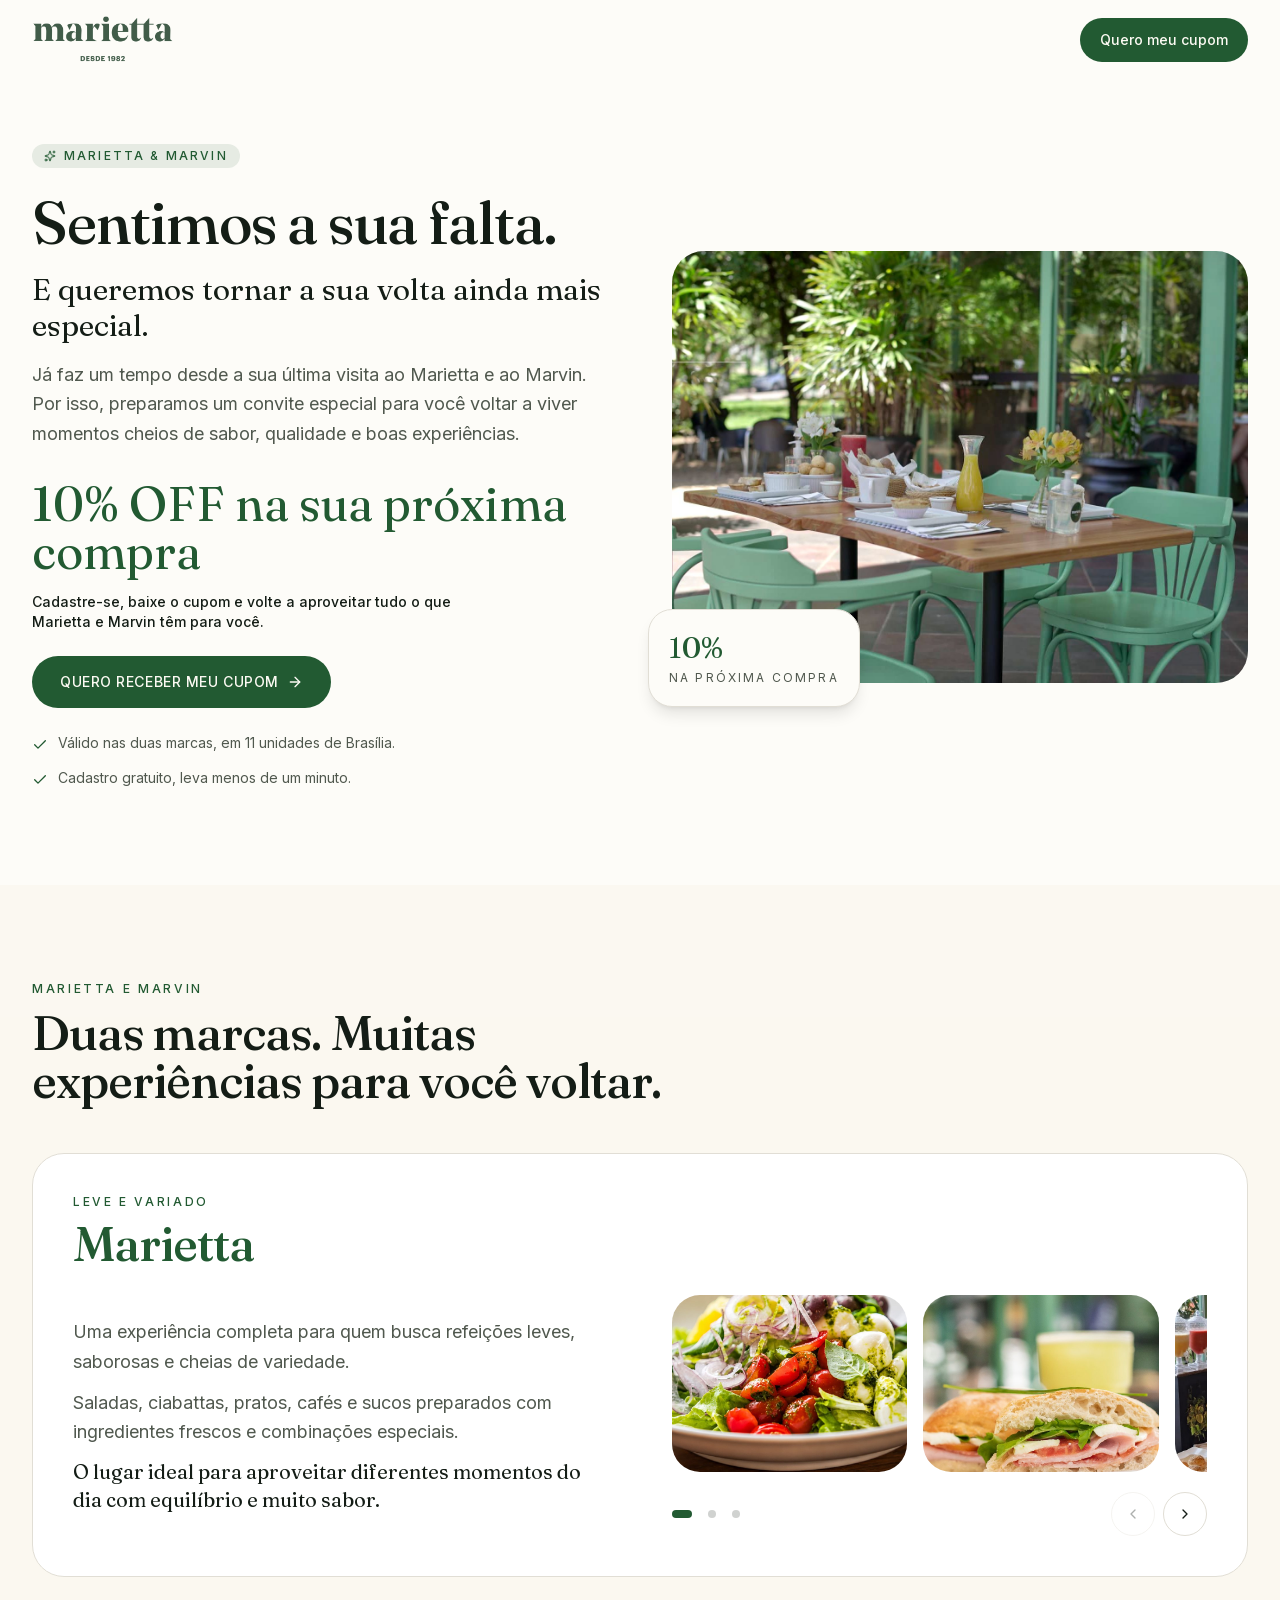
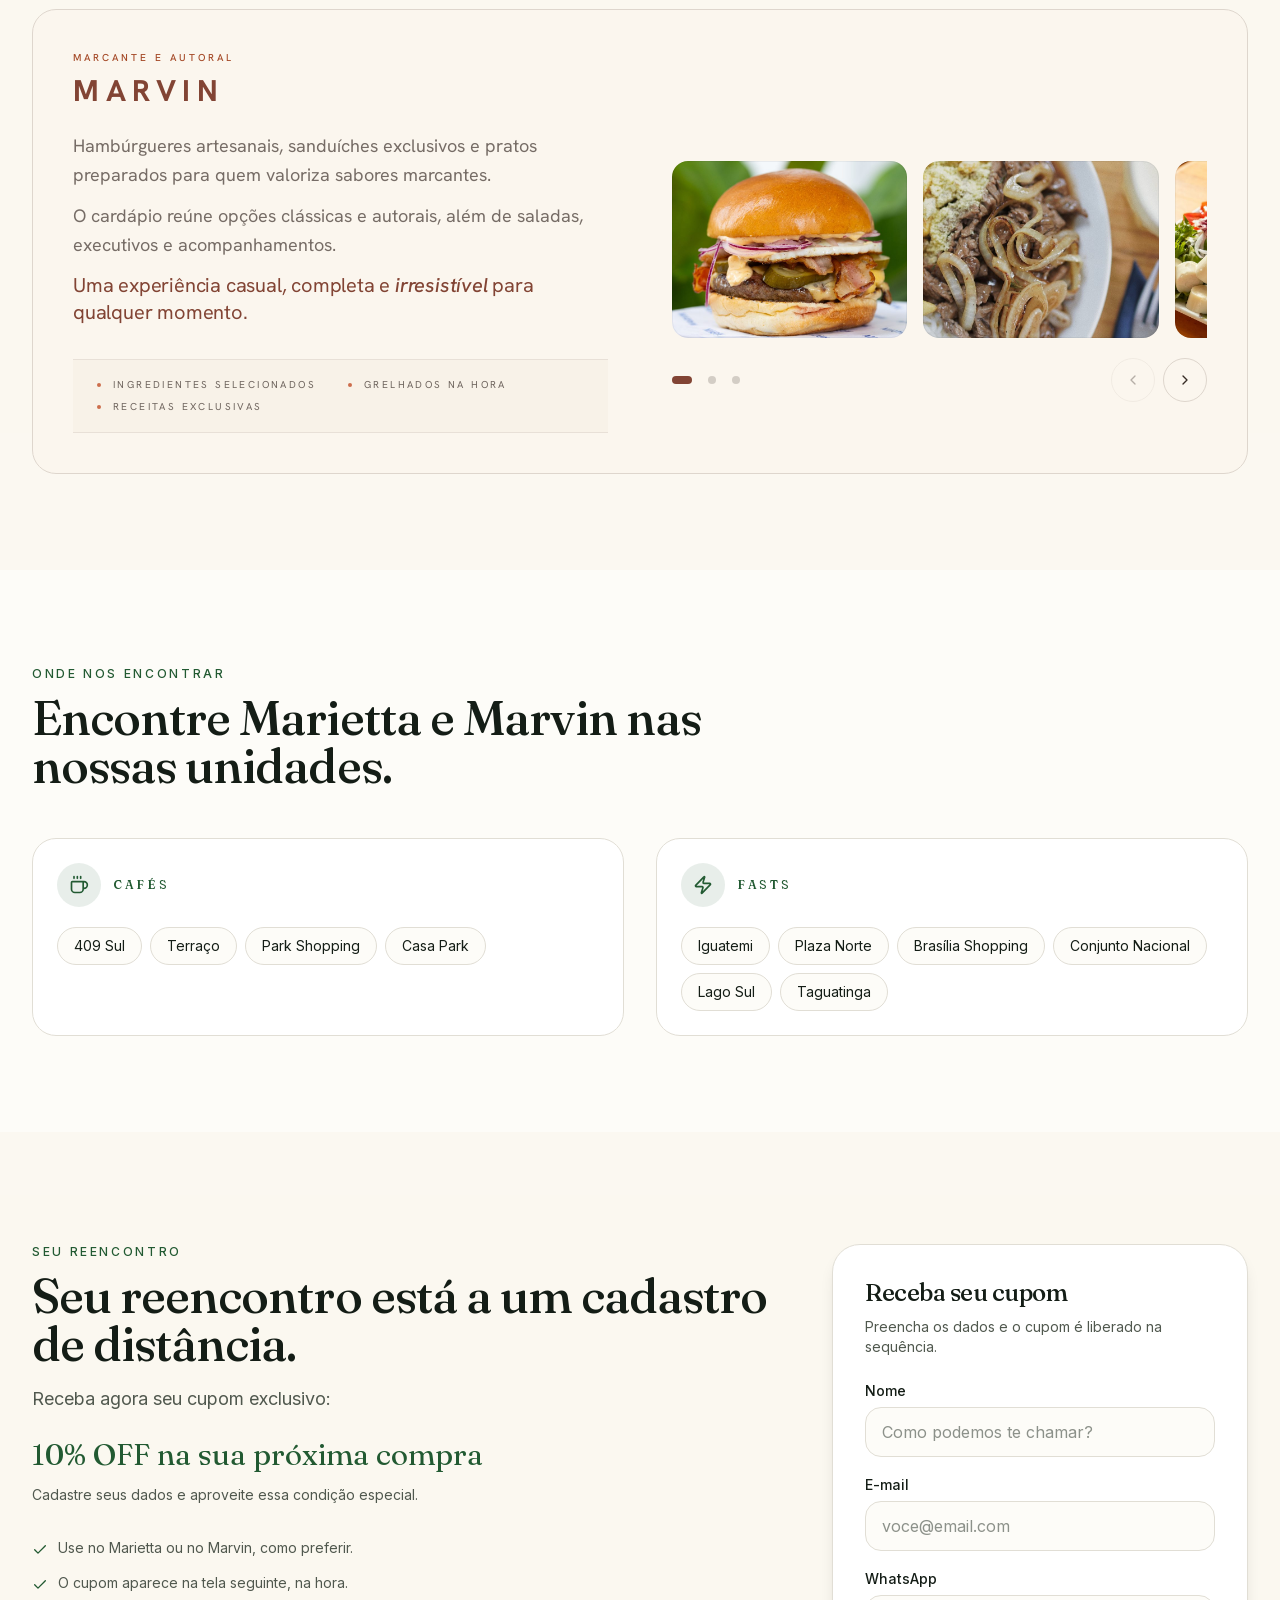
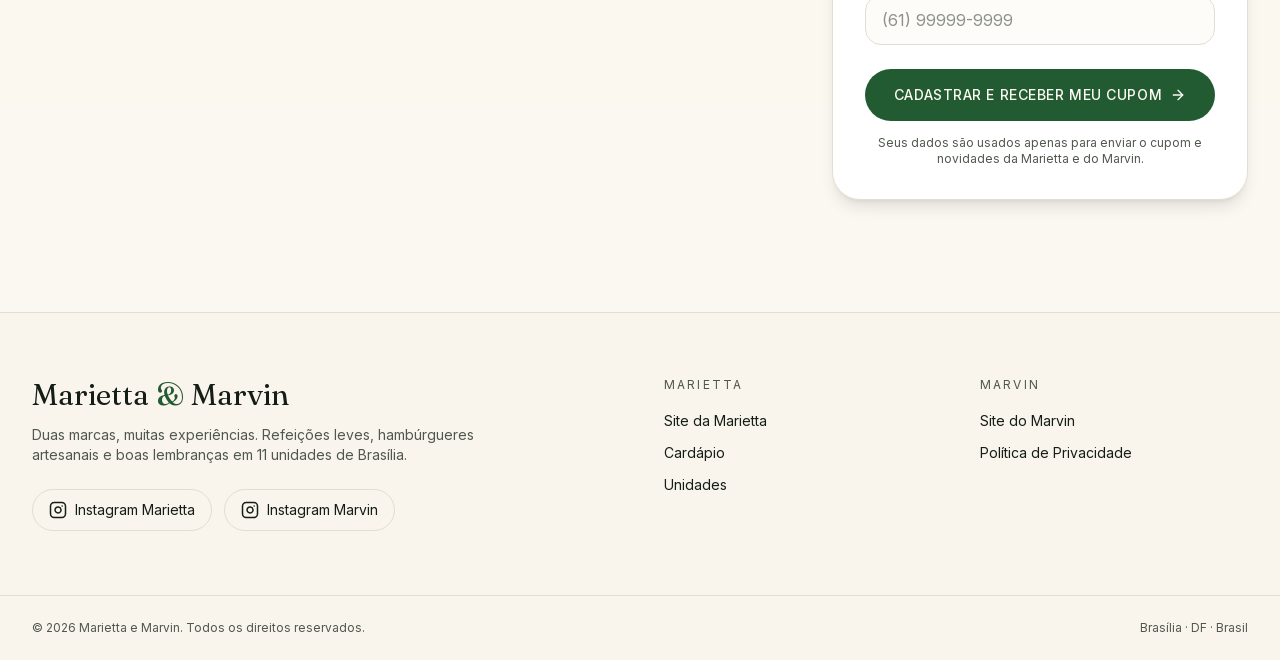
<file: marietta-e-marvin/index.html>
<!DOCTYPE html>
<html lang="pt-BR" class="no-js">

<head>
<!-- Google Tag Manager -->
<script>(function(w,d,s,l,i){w[l]=w[l]||[];w[l].push({'gtm.start':
new Date().getTime(),event:'gtm.js'});var f=d.getElementsByTagName(s)[0],
j=d.createElement(s),dl=l!='dataLayer'?'&l='+l:'';j.async=true;j.src=
'https://www.googletagmanager.com/gtm.js?id='+i+dl;f.parentNode.insertBefore(j,f);
})(window,document,'script','dataLayer','GTM-NWKQDZMQ');</script>
<!-- End Google Tag Manager -->
	<meta charset="utf-8">
	<meta name="viewport" content="width=device-width, initial-scale=1">

	<title>Sentimos a sua falta — 10% OFF na Marietta e no Marvin</title>
	<meta name="description"
		content="Já faz um tempo desde a sua última visita. Cadastre-se, baixe o cupom e ganhe 10% OFF na sua próxima compra na Marietta ou no Marvin.">
	<meta name="author" content="Marietta">
	<meta name="theme-color" content="#225a31">
	<meta name="robots" content="noindex, nofollow">

	<meta property="og:type" content="website">
	<meta property="og:locale" content="pt_BR">
	<meta property="og:site_name" content="Marietta e Marvin">
	<meta property="og:title" content="Sentimos a sua falta — 10% OFF na Marietta e no Marvin">
	<meta property="og:description"
		content="Um convite especial para você voltar. Cadastre-se e receba 10% OFF na próxima compra.">
	<meta property="og:image" content="assets/hero-varanda.jpg">
	<meta name="twitter:card" content="summary_large_image">

	<link rel="preload" as="font" type="font/woff2" href="assets/fraunces-latin.woff2" crossorigin>
	<link rel="preload" as="font" type="font/woff2" href="assets/inter-latin.woff2" crossorigin>
	<!-- Hanken Grotesk: tipografia do Marvin, usada no bloco da marca -->
	<link rel="preload" as="font" type="font/woff2" href="assets/hanken-grotesk-latin.woff2" crossorigin>
	<link rel="preload" as="image" href="assets/hero-varanda.jpg">
	<link rel="stylesheet" href="assets/styles.css">

	<script>document.documentElement.classList.remove('no-js');</script>
</head>

<body>
<!-- Google Tag Manager (noscript) -->
<noscript><iframe src="https://www.googletagmanager.com/ns.html?id=GTM-NWKQDZMQ"
height="0" width="0" style="display:none;visibility:hidden"></iframe></noscript>
<!-- End Google Tag Manager (noscript) -->

	<a class="skip-link" href="#conteudo">Pular para o conteúdo</a>

	<header class="header" id="header">
		<div class="container header__inner">
			<a class="header__logo" href="#topo" aria-label="Marietta e Marvin">
				<img src="assets/logo-marietta.png" alt="Marietta — desde 1982" width="300" height="120">
			</a>
			<a class="btn btn--primary header__cta" href="#cupom">Quero meu cupom</a>
		</div>
	</header>

	<main id="conteudo">

		<!-- ============================================================
     1. HERO — reativação
     ============================================================ -->
		<section class="section section--hero" id="topo">
			<div class="container split split--2">

				<div class="fade-up">
					<span class="badge">
						<svg aria-hidden="true" width="12" height="12" viewBox="0 0 24 24" fill="none"
							stroke="currentColor" stroke-width="2" stroke-linecap="round" stroke-linejoin="round">
							<path
								d="M11.017 2.814a1 1 0 0 1 1.966 0l1.051 5.558a2 2 0 0 0 1.594 1.594l5.558 1.051a1 1 0 0 1 0 1.966l-5.558 1.051a2 2 0 0 0-1.594 1.594l-1.051 5.558a1 1 0 0 1-1.966 0l-1.051-5.558a2 2 0 0 0-1.594-1.594l-5.558-1.051a1 1 0 0 1 0-1.966l5.558-1.051a2 2 0 0 0 1.594-1.594z" />
							<path d="M20 2v4" />
							<path d="M22 4h-4" />
							<circle cx="4" cy="20" r="2" />
						</svg>
						Marietta &amp; Marvin
					</span>

					<h1 class="h1 mt-6">Sentimos a sua falta.</h1>

					<p class="display h3 mt-5">E queremos tornar a sua volta ainda mais especial.</p>

					<p class="lead measure mt-4">Já faz um tempo desde a sua última visita ao Marietta e ao Marvin. Por
						isso, preparamos um convite especial para você voltar a viver momentos cheios de sabor,
						qualidade e boas experiências.</p>

					<p class="display h2 accent mt-8">10% OFF na sua próxima compra</p>

					<p class="body-sm strong measure-sm mt-4">Cadastre-se, baixe o cupom e volte a aproveitar tudo o que
						Marietta e Marvin têm para você.</p>

					<div class="mt-6">
						<a class="btn btn--primary btn--lg btn--caps pulse" href="#cupom">
							Quero receber meu cupom
							<svg aria-hidden="true" width="16" height="16" viewBox="0 0 24 24" fill="none"
								stroke="currentColor" stroke-width="2" stroke-linecap="round" stroke-linejoin="round">
								<path d="M5 12h14" />
								<path d="m12 5 7 7-7 7" />
							</svg>
						</a>
					</div>

					<ul class="checks mt-6">
						<li>
							<svg aria-hidden="true" width="16" height="16" viewBox="0 0 24 24" fill="none"
								stroke="currentColor" stroke-width="2" stroke-linecap="round" stroke-linejoin="round">
								<path d="M20 6 9 17l-5-5" />
							</svg>
							Válido nas duas marcas, em 11 unidades de Brasília.
						</li>
						<li>
							<svg aria-hidden="true" width="16" height="16" viewBox="0 0 24 24" fill="none"
								stroke="currentColor" stroke-width="2" stroke-linecap="round" stroke-linejoin="round">
								<path d="M20 6 9 17l-5-5" />
							</svg>
							Cadastro gratuito, leva menos de um minuto.
						</li>
					</ul>
				</div>

				<div class="hero__media fade-up">
					<div class="frame frame--43">
						<img src="assets/hero-varanda.jpg"
							alt="Mesa posta na varanda de uma unidade Marietta, com café, suco de laranja, pães e cadeiras verdes sob as árvores"
							width="1333" height="1000" fetchpriority="high">
					</div>
					<div class="stat stat--float">
						<p class="stat__value">10%</p>
						<p class="stat__label">na próxima compra</p>
					</div>
				</div>

			</div>
		</section>


		<!-- ============================================================
     2. AS DUAS MARCAS
     ============================================================ -->
		<section class="section section--tint">
			<div class="container">

				<div class="section-head reveal">
					<p class="eyebrow">Marietta e Marvin</p>
					<h2 class="h2">Duas marcas. Muitas experiências para você voltar.</h2>
				</div>

				<!-- ---------- Marietta ---------- -->
				<article class="brand reveal mt-12">
					<div class="brand__body">
						<p class="eyebrow">Leve e variado</p>
						<h3 class="brand__name mt-2">Marietta</h3>

						<div class="split split--2 mt-6">
							<div class="brand__lines">
								<p class="body">Uma experiência completa para quem busca refeições leves, saborosas e
									cheias de variedade.</p>
								<p class="body">Saladas, ciabattas, pratos, cafés e sucos preparados com ingredientes
									frescos e combinações especiais.</p>
								<p class="brand__closing">O lugar ideal para aproveitar diferentes momentos do dia com
									equilíbrio e muito sabor.</p>
							</div>

							<!-- Carrossel Marietta — 4 fotos, como pede o briefing -->
							<div class="carousel" data-carousel>
								<div class="carousel__track" data-track tabindex="0" role="group"
									aria-label="Fotos da Marietta">
									<div class="carousel__slide">
										<img src="assets/mt-saladas.jpg"
											alt="Salada Caprese da Marietta, com folhas frescas, tomate e queijo"
											width="807" height="1009" loading="lazy">
									</div>
									<div class="carousel__slide">
										<img src="assets/mt-ciabattas.jpg"
											alt="Ciabatta tostada na chapa, servida na Marietta" width="840"
											height="1050" loading="lazy">
									</div>
									<div class="carousel__slide">
										<img src="assets/mt-pratos.jpg"
											alt="Mesa de buffet da Marietta com salgados, sanduíches, queijos e doces"
											width="716" height="895" loading="lazy">
									</div>
									<div class="carousel__slide">
										<img src="assets/mt-sucos.jpg"
											alt="Sucos naturais da Marietta em copos com a marca" width="840"
											height="1050" loading="lazy">
									</div>
								</div>

								<div class="carousel__nav">
									<div class="carousel__dots" data-dots></div>
									<div class="carousel__btns">
										<button type="button" class="carousel__btn" data-prev
											aria-label="Foto anterior da Marietta">
											<svg aria-hidden="true" width="16" height="16" viewBox="0 0 24 24"
												fill="none" stroke="currentColor" stroke-width="2"
												stroke-linecap="round" stroke-linejoin="round">
												<path d="m15 18-6-6 6-6" />
											</svg>
										</button>
										<button type="button" class="carousel__btn" data-next
											aria-label="Próxima foto da Marietta">
											<svg aria-hidden="true" width="16" height="16" viewBox="0 0 24 24"
												fill="none" stroke="currentColor" stroke-width="2"
												stroke-linecap="round" stroke-linejoin="round">
												<path d="m9 18 6-6-6-6" />
											</svg>
										</button>
									</div>
								</div>
							</div>
						</div>
					</div>
				</article>

				<!-- ---------- Marvin ---------- -->
				<article class="brand brand--marvin reveal mt-8" data-brand="marvin">
					<div class="brand__body">
						<p class="eyebrow">Marcante e autoral</p>
						<h3 class="brand__name mt-2">Marvin</h3>

						<div class="split split--2 mt-6">
							<div class="brand__lines">
								<p class="body">Hambúrgueres artesanais, sanduíches exclusivos e pratos preparados para
									quem valoriza sabores marcantes.</p>
								<p class="body">O cardápio reúne opções clássicas e autorais, além de saladas,
									executivos e acompanhamentos.</p>
								<p class="brand__closing">Uma experiência casual, completa e <em>irresistível</em> para
									qualquer momento.</p>

								<!-- Faixa de atributos — padrão do site do Marvin:
						     ponto terracotta em vez de ícone -->
								<ul class="attrs">
									<li>Ingredientes Selecionados</li>
									<li>Grelhados na Hora</li>
									<li>Receitas Exclusivas</li>
								</ul>
							</div>

							<!-- Carrossel Marvin — 5 fotos, como pede o briefing -->
							<div class="carousel" data-carousel>
								<div class="carousel__track" data-track tabindex="0" role="group"
									aria-label="Fotos do Marvin">
									<div class="carousel__slide">
										<img src="assets/mv-burger.jpg"
											alt="Hambúrguer artesanal do Marvin com chips e sucos naturais" width="840"
											height="1050" loading="lazy">
									</div>
									<div class="carousel__slide">
										<img src="assets/mv-classico.jpg"
											alt="Prato clássico do Marvin, servido na casa" width="840" height="1050"
											loading="lazy">
									</div>
									<div class="carousel__slide">
										<img src="assets/mv-grelhado.jpg" alt="Grelhado com salada do Marvin"
											width="840" height="1050" loading="lazy">
									</div>
									<div class="carousel__slide">
										<img src="assets/mv-mesa.jpg"
											alt="Mesa do Marvin com hambúrgueres, batatas, chips e sucos" width="840"
											height="1050" loading="lazy">
									</div>
								</div>

								<div class="carousel__nav">
									<div class="carousel__dots" data-dots></div>
									<div class="carousel__btns">
										<button type="button" class="carousel__btn" data-prev
											aria-label="Foto anterior do Marvin">
											<svg aria-hidden="true" width="16" height="16" viewBox="0 0 24 24"
												fill="none" stroke="currentColor" stroke-width="2"
												stroke-linecap="round" stroke-linejoin="round">
												<path d="m15 18-6-6 6-6" />
											</svg>
										</button>
										<button type="button" class="carousel__btn" data-next
											aria-label="Próxima foto do Marvin">
											<svg aria-hidden="true" width="16" height="16" viewBox="0 0 24 24"
												fill="none" stroke="currentColor" stroke-width="2"
												stroke-linecap="round" stroke-linejoin="round">
												<path d="m9 18 6-6-6-6" />
											</svg>
										</button>
									</div>
								</div>
							</div>
						</div>
					</div>
				</article>

			</div>
		</section>


		<!-- ============================================================
     3. UNIDADES
     ============================================================ -->
		<section class="section">
			<div class="container">

				<div class="section-head reveal">
					<p class="eyebrow">Onde nos encontrar</p>
					<h2 class="h2">Encontre Marietta e Marvin nas nossas unidades.</h2>
				</div>

				<div class="units mt-12">

					<div class="card reveal">
						<div class="unit-group__head">
							<span class="icon-circle" aria-hidden="true">
								<svg width="20" height="20" viewBox="0 0 24 24" fill="none" stroke="currentColor"
									stroke-width="2" stroke-linecap="round" stroke-linejoin="round">
									<path d="M10 2v2" />
									<path d="M14 2v2" />
									<path
										d="M16 8a1 1 0 0 1 1 1v8a4 4 0 0 1-4 4H7a4 4 0 0 1-4-4V9a1 1 0 0 1 1-1h14a4 4 0 1 1 0 8h-1" />
									<path d="M6 2v2" />
								</svg>
							</span>
							<h3 class="unit-group__title">Cafés</h3>
						</div>
						<ul class="unit-list">
							<li>409 Sul</li>
							<li>Terraço</li>
							<li>Park Shopping</li>
							<li>Casa Park</li>
						</ul>
					</div>

					<div class="card reveal">
						<div class="unit-group__head">
							<span class="icon-circle" aria-hidden="true">
								<svg width="20" height="20" viewBox="0 0 24 24" fill="none" stroke="currentColor"
									stroke-width="2" stroke-linecap="round" stroke-linejoin="round">
									<path
										d="M4 14a1 1 0 0 1-.78-1.63l9.9-10.2a.5.5 0 0 1 .86.46l-1.92 6.02A1 1 0 0 0 13 10h7a1 1 0 0 1 .78 1.63l-9.9 10.2a.5.5 0 0 1-.86-.46l1.92-6.02A1 1 0 0 0 11 14z" />
								</svg>
							</span>
							<h3 class="unit-group__title">Fasts</h3>
						</div>
						<ul class="unit-list">
							<li>Iguatemi</li>
							<li>Plaza Norte</li>
							<li>Brasília Shopping</li>
							<li>Conjunto Nacional</li>
							<li>Lago Sul</li>
							<li>Taguatinga</li>
						</ul>
					</div>

				</div>
			</div>
		</section>


		<!-- ============================================================
     4. CTA FINAL + FORMULÁRIO
     ============================================================ -->
		<section class="section section--lg section--tint" id="cupom">
			<div class="container split split--form">

				<div class="reveal">
					<p class="eyebrow">Seu reencontro</p>
					<h2 class="h2 mt-3">Seu reencontro está a um cadastro de distância.</h2>
					<p class="body measure mt-4">Receba agora seu cupom exclusivo:</p>

					<!-- O código do cupom NÃO entra aqui de propósito. O briefing
			     pedia exibi-lo antes do cadastro, mas isso deixa qualquer
			     pessoa copiar e sair sem converter — o formulário perderia
			     a função. Ele é revelado só em obrigado.html.

			     Importante: a remoção é do markup, não via CSS. Esconder
			     com display:none deixaria o código no código-fonte, ao
			     alcance de um Ctrl+U. -->

					<p class="display h3 accent mt-6">10% OFF na sua próxima compra</p>
					<p class="body-sm mt-3">Cadastre seus dados e aproveite essa condição especial.</p>

					<ul class="checks mt-8">
						<li>
							<svg aria-hidden="true" width="16" height="16" viewBox="0 0 24 24" fill="none"
								stroke="currentColor" stroke-width="2" stroke-linecap="round" stroke-linejoin="round">
								<path d="M20 6 9 17l-5-5" />
							</svg>
							Use no Marietta ou no Marvin, como preferir.
						</li>
						<li>
							<svg aria-hidden="true" width="16" height="16" viewBox="0 0 24 24" fill="none"
								stroke="currentColor" stroke-width="2" stroke-linecap="round" stroke-linejoin="round">
								<path d="M20 6 9 17l-5-5" />
							</svg>
							O cupom aparece na tela seguinte, na hora.
						</li>
					</ul>
				</div>

				<!-- Envio via webhook do n8n (ver script no fim do arquivo).
		     O `action` é só o fallback sem JS. -->
				<div class="form reveal">
					<h2 class="form__title">Receba seu cupom</h2>
					<p class="body-sm mt-2">Preencha os dados e o cupom é liberado na sequência.</p>

					<form id="form-cupom" action="obrigado.html" method="get" novalidate>
						<input type="hidden" name="utm_source" id="utm_source" value="">
						<input type="hidden" name="utm_medium" id="utm_medium" value="">
						<input type="hidden" name="utm_campaign" id="utm_campaign" value="">
						<input type="hidden" name="utm_term" id="utm_term" value="">
						<input type="hidden" name="utm_content" id="utm_content" value="">
						<script>
							(function() {
								var params = new URLSearchParams(window.location.search);
								['utm_source', 'utm_medium', 'utm_campaign', 'utm_term', 'utm_content'].forEach(function(utm) {
									var input = document.getElementById(utm);
									if (input && params.has(utm)) {
										input.value = params.get(utm);
									}
								});
							})();
						</script>
						<div class="form__fields">

							<div class="field" data-field>
								<label for="nome">Nome</label>
								<input type="text" id="nome" name="nome" autocomplete="name"
									placeholder="Como podemos te chamar?" required minlength="2">
								<p class="field__error" data-error>Informe seu nome.</p>
							</div>

							<div class="field" data-field>
								<label for="email">E-mail</label>
								<input type="email" id="email" name="email" autocomplete="email"
									placeholder="voce@email.com" required inputmode="email" spellcheck="false">
								<p class="field__error" data-error>Informe um e-mail válido.</p>
							</div>

							<div class="field" data-field>
								<label for="whatsapp">WhatsApp</label>
								<input type="tel" id="whatsapp" name="whatsapp" autocomplete="tel"
									placeholder="(61) 99999-9999" required inputmode="numeric" maxlength="16">
								<p class="field__error" data-error>Informe um WhatsApp com DDD.</p>
							</div>

						</div>

						<button type="submit" class="btn btn--primary btn--lg btn--block btn--caps form__submit">
							Cadastrar e receber meu cupom
							<svg aria-hidden="true" width="16" height="16" viewBox="0 0 24 24" fill="none"
								stroke="currentColor" stroke-width="2" stroke-linecap="round" stroke-linejoin="round">
								<path d="M5 12h14" />
								<path d="m12 5 7 7-7 7" />
							</svg>
						</button>

						<p class="note form__legal">Seus dados são usados apenas para enviar o cupom e novidades da
							Marietta e do Marvin.</p>
					</form>
				</div>

			</div>
		</section>

	</main>


	<footer class="footer">
		<div class="container footer__inner">

			<div class="footer__brand-col">
				<p class="footer__brand">Marietta <span class="accent">&amp;</span> Marvin</p>
				<p class="body-sm measure-sm mt-3">Duas marcas, muitas experiências. Refeições leves, hambúrgueres
					artesanais e boas lembranças em 11 unidades de Brasília.</p>
				<div class="footer__social">
					<a class="social-pill" href="https://www.instagram.com/mariettaoficial/" target="_blank"
						rel="noopener noreferrer" aria-label="Instagram da Marietta">
						<svg aria-hidden="true" width="18" height="18" viewBox="0 0 24 24" fill="none"
							stroke="currentColor" stroke-width="2" stroke-linecap="round" stroke-linejoin="round">
							<rect x="2" y="2" width="20" height="20" rx="5" ry="5" />
							<path d="M16 11.37A4 4 0 1 1 12.63 8 4 4 0 0 1 16 11.37z" />
							<line x1="17.5" x2="17.51" y1="6.5" y2="6.5" />
						</svg>
						Instagram Marietta
					</a>
					<a class="social-pill" href="https://www.instagram.com/marvinburger_/" target="_blank"
						rel="noopener noreferrer" aria-label="Instagram do Marvin">
						<svg aria-hidden="true" width="18" height="18" viewBox="0 0 24 24" fill="none"
							stroke="currentColor" stroke-width="2" stroke-linecap="round" stroke-linejoin="round">
							<rect x="2" y="2" width="20" height="20" rx="5" ry="5" />
							<path d="M16 11.37A4 4 0 1 1 12.63 8 4 4 0 0 1 16 11.37z" />
							<line x1="17.5" x2="17.51" y1="6.5" y2="6.5" />
						</svg>
						Instagram Marvin
					</a>
				</div>
			</div>

			<div>
				<p class="footer__label">Marietta</p>
				<div class="footer__links">
					<a href="https://marietta.com.br/" target="_blank" rel="noopener">Site da Marietta</a>
					<a href="https://marietta.com.br/cardapio" target="_blank" rel="noopener">Cardápio</a>
					<a href="https://marietta.com.br/lojas" target="_blank" rel="noopener">Unidades</a>
				</div>
			</div>

			<div>
				<p class="footer__label">Marvin</p>
				<div class="footer__links">
					<a href="https://marvinburger.com.br/" target="_blank" rel="noopener">Site do Marvin</a>
					<a href="https://marietta.com.br/privacidade" target="_blank" rel="noopener">Política de
						Privacidade</a>
				</div>
			</div>

		</div>

		<div class="footer__bar">
			<div class="container">
				<span>© 2026 Marietta e Marvin. Todos os direitos reservados.</span>
				<span>Brasília · DF · Brasil</span>
			</div>
		</div>
	</footer>


	<script>
		/* ================================================================
		   1) Cabeçalho: vidro a partir de 12px — mesmo limiar do site.
		   ================================================================ */
		(function () {
			var header = document.getElementById('header');
			if (!header) return;
			var onScroll = function () {
				header.classList.toggle('is-scrolled', window.scrollY > 12);
			};
			onScroll();
			window.addEventListener('scroll', onScroll, { passive: true });
		})();

		/* ================================================================
		   2) Revelação progressiva — reaproveita o keyframe fadeUp.
		   ================================================================ */
		(function () {
			var items = document.querySelectorAll('.reveal');
			if (!items.length) return;

			var reduced = window.matchMedia('(prefers-reduced-motion: reduce)').matches;
			if (reduced || !('IntersectionObserver' in window)) {
				items.forEach(function (el) { el.classList.add('is-visible'); });
				return;
			}

			var io = new IntersectionObserver(function (entries) {
				entries.forEach(function (entry) {
					if (!entry.isIntersecting) return;
					entry.target.classList.add('is-visible');
					io.unobserve(entry.target);
				});
			}, { rootMargin: '0px 0px -10% 0px', threshold: 0.1 });

			items.forEach(function (el) { io.observe(el); });
		})();

		/* ================================================================
		   3) Carrossel — scroll-snap nativo + setas, pontos e teclado.
			  Sem JS o track continua arrastável; o JS só enriquece.
		   ================================================================ */
		(function () {
			document.querySelectorAll('[data-carousel]').forEach(function (root) {
				var track = root.querySelector('[data-track]');
				var prev = root.querySelector('[data-prev]');
				var next = root.querySelector('[data-next]');
				var dotsBox = root.querySelector('[data-dots]');
				var slides = [].slice.call(track.children);
				if (!slides.length) return;

				/* pontos */
				var dots = slides.map(function (_, i) {
					var b = document.createElement('button');
					b.type = 'button';
					b.className = 'carousel__dot';
					b.setAttribute('aria-label', 'Ir para a foto ' + (i + 1));
					b.addEventListener('click', function () { go(i); });
					dotsBox.appendChild(b);
					return b;
				});

				var current = 0;

				var step = function () {
					/* distância real entre dois slides, incluindo o gap */
					return slides.length > 1
						? slides[1].offsetLeft - slides[0].offsetLeft
						: track.clientWidth;
				};

				var maxIndex = function () {
					/* último índice que ainda produz rolagem — evita setas mortas
					   quando dois ou três slides cabem na tela ao mesmo tempo */
					var s = step();
					if (!s) return 0;
					return Math.max(0, Math.ceil((track.scrollWidth - track.clientWidth) / s));
				};

				var go = function (i) {
					var clamped = Math.max(0, Math.min(i, maxIndex()));
					/* Atribuição direta em vez de scrollTo({behavior}): a suavidade
					   fica por conta do `scroll-behavior: smooth` do .carousel__track,
					   que o bloco prefers-reduced-motion já desliga. Suporte mais
					   amplo e um caminho só para animar. */
					track.scrollLeft = clamped * step();
					current = clamped;
					paint();
				};

				/* paint: só desenha o estado a partir de `current` */
				var paint = function () {
					var max = maxIndex();
					dots.forEach(function (d, i) {
						d.setAttribute('aria-current', i === current ? 'true' : 'false');
						/* pontos além do último índice alcançável não têm destino */
						d.hidden = i > max;
					});
					prev.disabled = current <= 0;
					next.disabled = current >= max;
				};

				/* sync: deriva `current` da rolagem real (arrasto, swipe, teclado
				   do próprio track) e redesenha */
				var sync = function () {
					var s = step();
					current = s ? Math.round(track.scrollLeft / s) : 0;
					paint();
				};

				prev.addEventListener('click', function () { go(current - 1); });
				next.addEventListener('click', function () { go(current + 1); });

				track.addEventListener('keydown', function (e) {
					if (e.key === 'ArrowRight') { e.preventDefault(); go(current + 1); }
					if (e.key === 'ArrowLeft') { e.preventDefault(); go(current - 1); }
				});

				var raf;
				track.addEventListener('scroll', function () {
					cancelAnimationFrame(raf);
					raf = requestAnimationFrame(sync);
				}, { passive: true });

				window.addEventListener('resize', sync, { passive: true });
				sync();
			});
		})();

		/* ================================================================
		   4) Formulário: máscara de WhatsApp + validação.
		   ================================================================ */
		(function () {
			var form = document.getElementById('form-cupom');
			if (!form) return;

			/* Identifica esta LP no GTM/GA4 e no n8n. Todas as landings usam o
			   mesmo container e o mesmo webhook, então sem isto os envios
			   chegam indistinguíveis. */
			var FORM_ID = 'form-cupom';

			var tel = form.querySelector('#whatsapp');
			var submitted = false;

			tel.addEventListener('input', function () {
				var d = tel.value.replace(/\D/g, '').slice(0, 11);
				var out = '';
				if (d.length) out = '(' + d.slice(0, 2);
				if (d.length >= 3) out += ') ' + d.slice(2, 7);
				if (d.length >= 8) out += '-' + d.slice(7);
				tel.value = out;
			});

			var isValid = function (input) {
				var v = input.value.trim();
				if (input.id === 'nome') return v.length >= 2;
				if (input.id === 'email') return /^[^\s@]+@[^\s@]+\.[^\s@]{2,}$/.test(v);
				if (input.id === 'whatsapp') return v.replace(/\D/g, '').length >= 10;
				return true;
			};

			var check = function (input) {
				var field = input.closest('[data-field]');
				if (!field) return true;
				var ok = isValid(input);
				field.classList.toggle('is-invalid', !ok);
				input.setAttribute('aria-invalid', ok ? 'false' : 'true');
				return ok;
			};

			form.querySelectorAll('input').forEach(function (input) {
				input.addEventListener('blur', function () { if (submitted) check(input); });
				input.addEventListener('input', function () { if (submitted) check(input); });
			});

			form.addEventListener('submit', function (e) {
				submitted = true;
				var inputs = [].slice.call(form.querySelectorAll('input'));
				var firstBad = null;

				inputs.forEach(function (input) {
					if (!check(input) && !firstBad) firstBad = input;
				});

				if (firstBad) {
					e.preventDefault();
					firstBad.focus();
					return;
				}

				/* Envio via webhook do n8n. O `action`/`method` do <form> ficam
				   como fallback caso o JS falhe. */
				e.preventDefault();
				var btn = form.querySelector('button[type="submit"]');
				btn.setAttribute('aria-disabled', 'true');
				btn.textContent = 'Enviando...';

				window.dataLayer = window.dataLayer || [];
				window.dataLayer.push({ event: 'form_enviado', form_id: FORM_ID });

				/* Produção por padrão. `?wh=test` (fica salvo na aba) aponta para o
				   webhook de teste do n8n, que só responde depois do "Execute
				   workflow" no canvas e vale por uma única chamada. */
				var whModo = 'webhook';
				try {
					var whParam = new URLSearchParams(location.search).get('wh');
					if (whParam) sessionStorage.setItem('wh', whParam);
					if (sessionStorage.getItem('wh') === 'test') whModo = 'webhook-test';
				} catch (err) { /* storage bloqueado: segue em produção */ }

				var payload = {};
				new FormData(form).forEach(function (value, key) { payload[key] = value; });
				payload.form_id = FORM_ID;
				payload.pagina = 'marietta-e-marvin';
				payload.ambiente = /^(localhost|127\.|192\.168\.)/.test(location.hostname) ? 'dev' : 'prod';
				payload.url = location.href;

				/* Navega uma vez só, venha o gatilho de onde vier. */
				var irParaObrigado = function () {
					if (irParaObrigado.done) return;
					irParaObrigado.done = true;
					window.location.href = 'obrigado.html';
				};

				/* n8n fora do ar não pode prender o lead em "Enviando...". */
				var failsafe = setTimeout(irParaObrigado, 4000);

				var formParams = new URLSearchParams();
				for (var k in payload) {
					formParams.append(k, payload[k]);
				}

				fetch('https://n8n.v4lisboatech.com.br/' + whModo + '/marietta-e-marvin', {
					method: 'POST',
					headers: { 'Content-Type': 'application/x-www-form-urlencoded' },
					body: formParams.toString(),
					keepalive: true
				}).then(function (res) {
					if (!res.ok) console.error('Webhook respondeu', res.status);
				}).catch(function (error) {
					console.error('Erro no webhook:', error);
				}).finally(function () {
					clearTimeout(failsafe);
					irParaObrigado();
				});
			});
		})();
	</script>

</body>

</html>
</file>
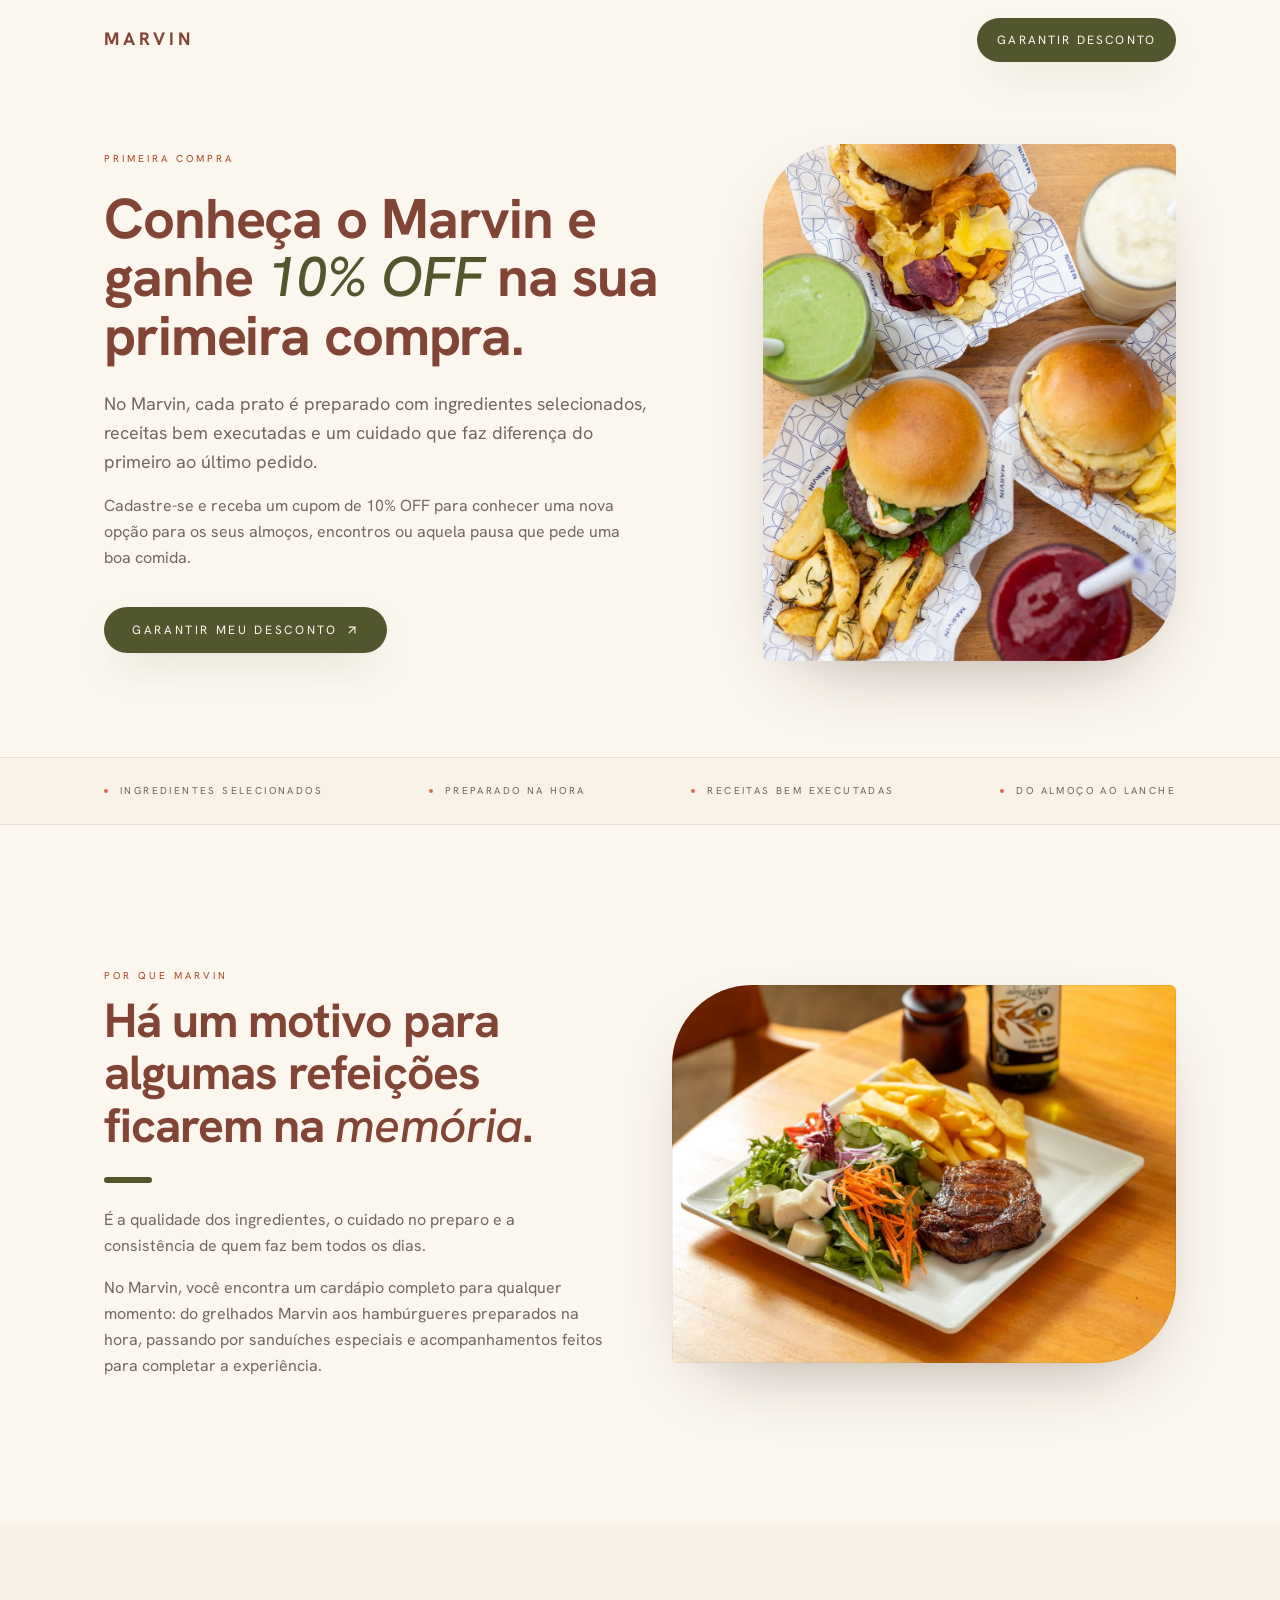
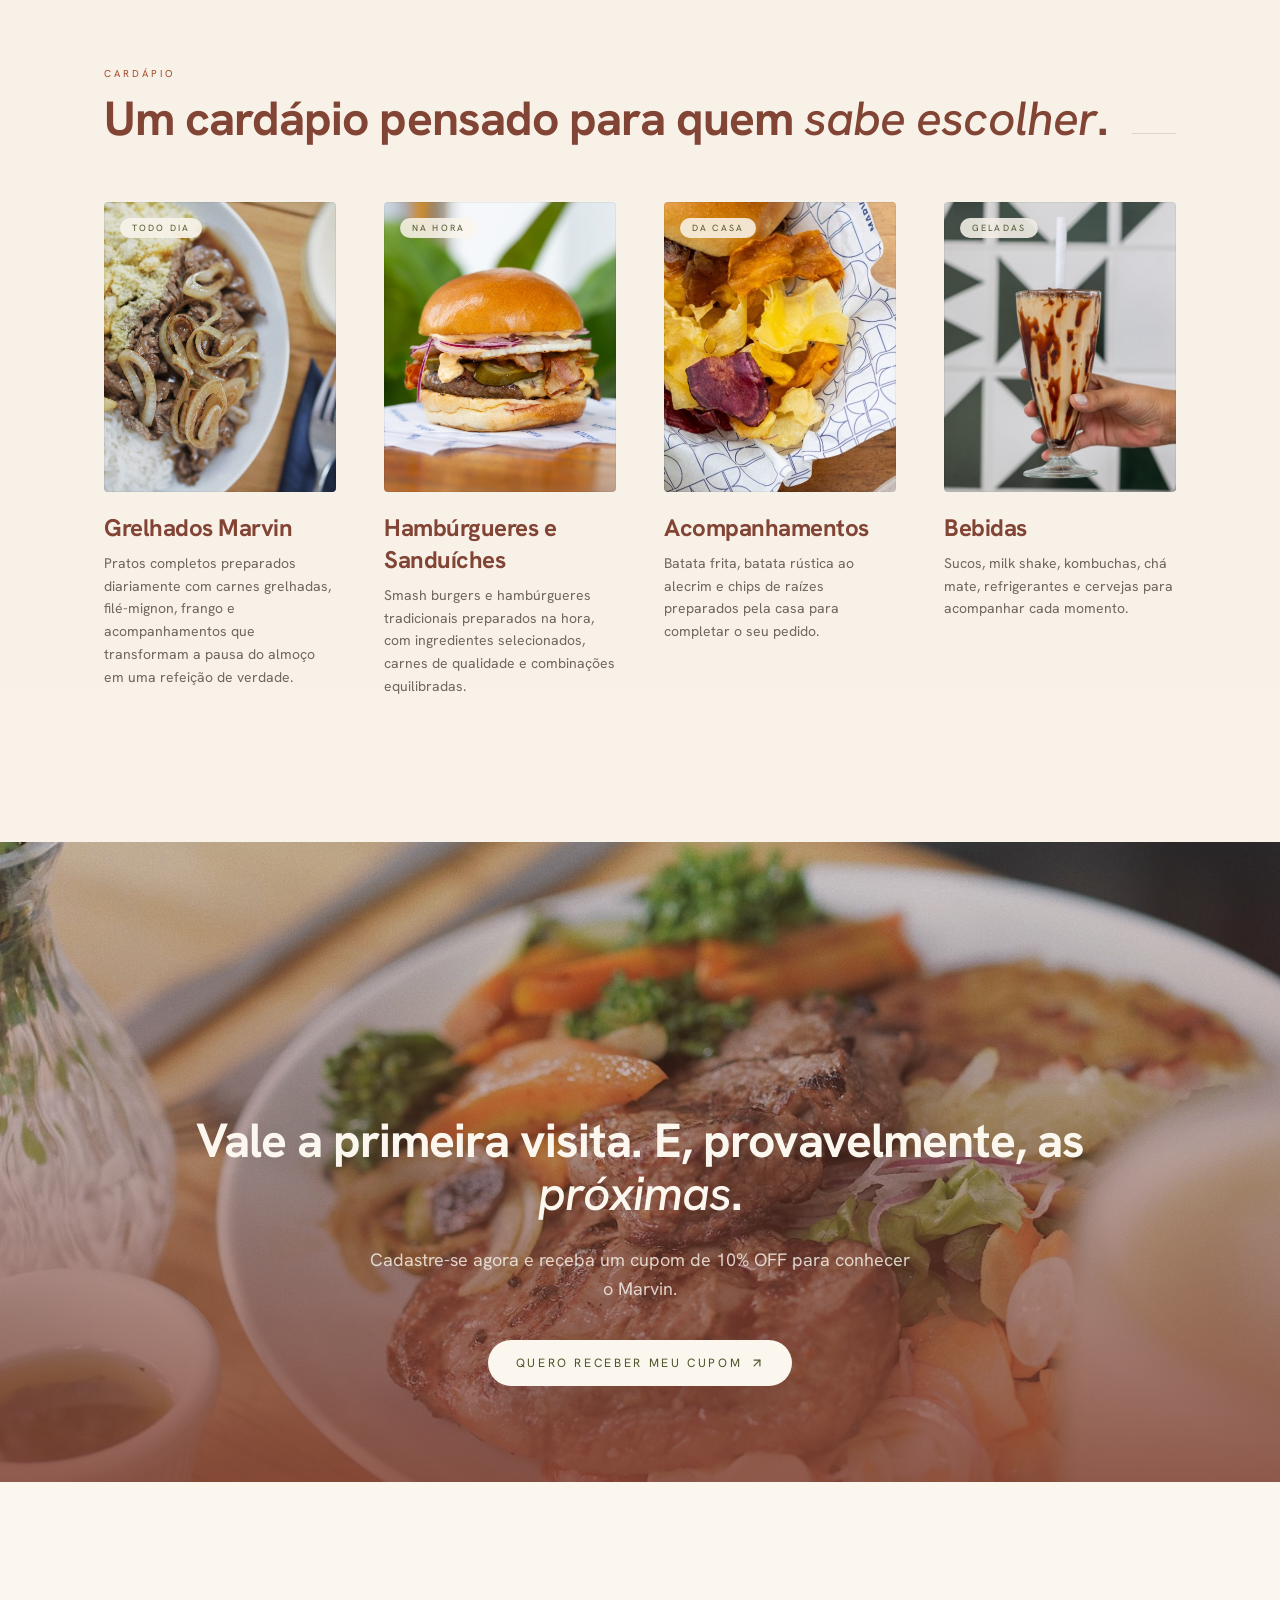
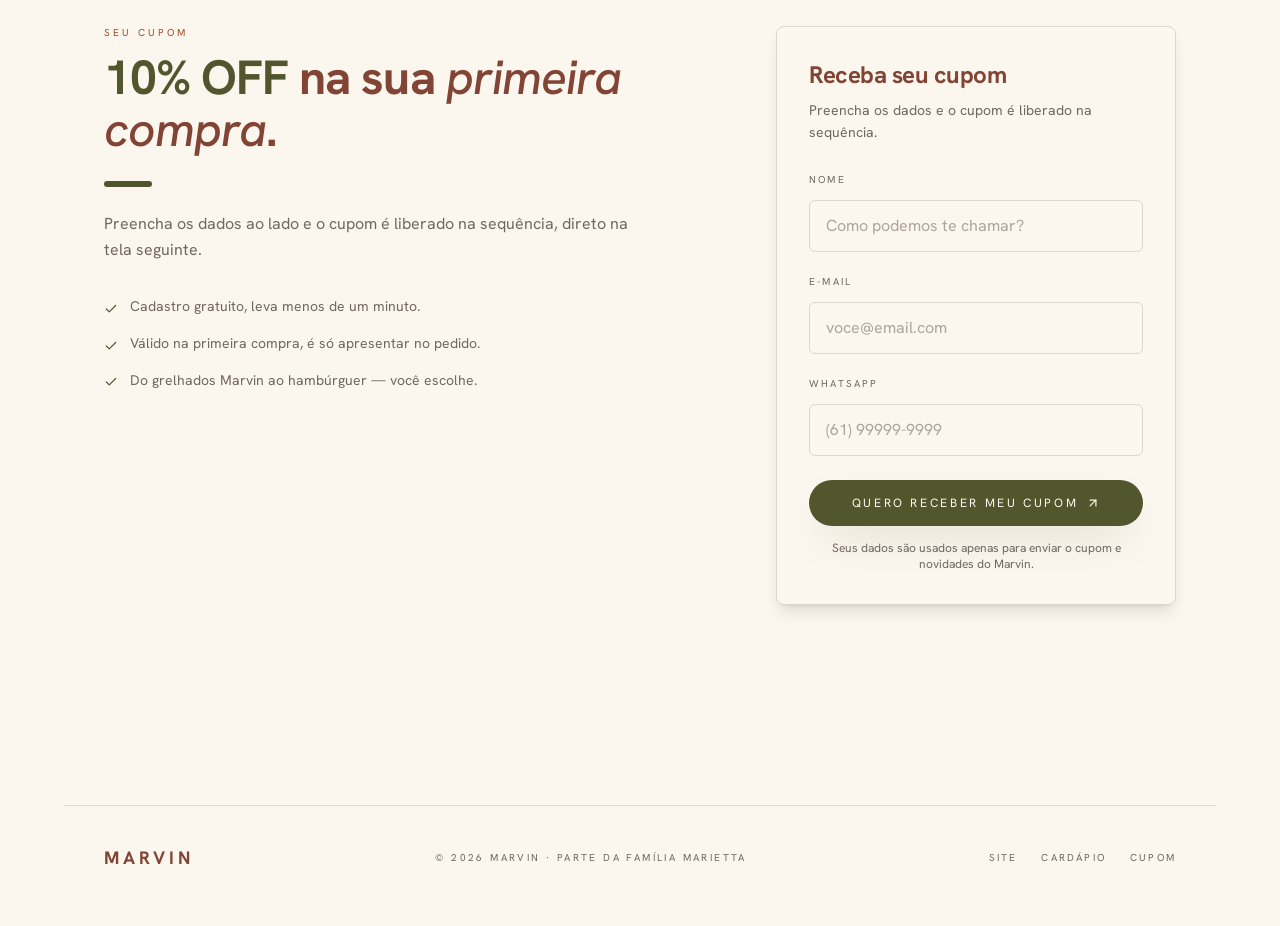
<file: marvin/index.html>
<!DOCTYPE html>
<html lang="pt-BR" class="no-js">

<head>
<!-- Google Tag Manager -->
<script>(function(w,d,s,l,i){w[l]=w[l]||[];w[l].push({'gtm.start':
new Date().getTime(),event:'gtm.js'});var f=d.getElementsByTagName(s)[0],
j=d.createElement(s),dl=l!='dataLayer'?'&l='+l:'';j.async=true;j.src=
'https://www.googletagmanager.com/gtm.js?id='+i+dl;f.parentNode.insertBefore(j,f);
})(window,document,'script','dataLayer','GTM-NWKQDZMQ');</script>
<!-- End Google Tag Manager -->
	<meta charset="utf-8">
	<meta name="viewport" content="width=device-width, initial-scale=1">

	<title>Marvin — Ganhe 10% OFF na sua primeira compra</title>
	<meta name="description"
		content="Cadastre-se e receba um cupom de 10% OFF para conhecer o Marvin. grelhados Marvin, hambúrgueres preparados na hora, acompanhamentos e bebidas.">
	<meta name="author" content="Marvin">
	<meta name="theme-color" content="#824434">
	<meta name="robots" content="noindex, nofollow">

	<meta property="og:type" content="website">
	<meta property="og:locale" content="pt_BR">
	<meta property="og:site_name" content="Marvin">
	<meta property="og:title" content="Marvin — Ganhe 10% OFF na sua primeira compra">
	<meta property="og:description"
		content="Um cardápio pensado para quem sabe escolher. Cadastre-se e receba seu cupom.">
	<meta property="og:image" content="assets/hero-mesa.jpg">
	<meta name="twitter:card" content="summary_large_image">

	<link rel="preload" as="font" type="font/woff2" href="assets/hanken-grotesk-latin.woff2" crossorigin>
	<!-- Ao adicionar os .woff2 licenciados da Graphik (ver assets/styles.css,
     seção 01), descomente a linha abaixo para o título não piscar: -->
	<!-- <link rel="preload" as="font" type="font/woff2" href="assets/graphik-medium.woff2" crossorigin> -->
	<link rel="preload" as="image" href="assets/hero-mesa.jpg">
	<link rel="stylesheet" href="assets/styles.css">

	<script>document.documentElement.classList.remove('no-js');</script>
</head>

<body>
<!-- Google Tag Manager (noscript) -->
<noscript><iframe src="https://www.googletagmanager.com/ns.html?id=GTM-NWKQDZMQ"
height="0" width="0" style="display:none;visibility:hidden"></iframe></noscript>
<!-- End Google Tag Manager (noscript) -->

	<a class="skip-link" href="#conteudo">Pular para o conteúdo</a>

	<!-- ============================================================
     CABEÇALHO
     Transparente no topo, vidro ao rolar — mesmo comportamento do
     site. A logo é tipografia: Graphik SemiBold caixa alta em wine,
     não existe arquivo de imagem.
     Sem navegação: numa LP, cada link é uma rota de fuga.
     ============================================================ -->
	<header class="header" id="header">
		<div class="container header__inner">
			<a href="#topo" aria-label="Marvin">
				<span class="wordmark">Marvin</span>
			</a>
			<a class="btn btn--primary btn--sm" href="#cupom">Garantir desconto</a>
		</div>
	</header>

	<main id="conteudo">

		<!-- ============================================================
     1. HERO
     ============================================================ -->
		<section class="section section--hero" id="topo">
			<div class="container split split--hero">

				<div>
					<span class="eyebrow up">Primeira compra</span>

					<h1 class="h1 mt-6 up up-1">Conheça o Marvin e ganhe <em class="green">10% OFF</em> na sua primeira
						compra.</h1>

					<p class="lead measure mt-6 up up-2">No Marvin, cada prato é preparado com ingredientes
						selecionados, receitas bem executadas e um cuidado que faz diferença do primeiro ao último
						pedido.</p>

					<p class="body measure mt-4 up up-3">Cadastre-se e receba um cupom de 10% OFF para conhecer uma nova
						opção para os seus almoços, encontros ou aquela pausa que pede uma boa comida.</p>

					<div class="mt-9 up up-4">
						<a class="btn btn--primary" href="#cupom">
							Garantir meu desconto
							<svg aria-hidden="true" width="14" height="14" viewBox="0 0 24 24" fill="none"
								stroke="currentColor" stroke-width="2" stroke-linecap="round" stroke-linejoin="round">
								<path d="M7 7h10v10" />
								<path d="M7 17 17 7" />
							</svg>
						</a>
					</div>
				</div>

				<div class="up up-2">
					<figure class="frame frame--45">
						<img src="assets/hero-mesa.jpg" class="kinetic-zoom"
							alt="Composição com hambúrgueres do Marvin, batatas rústicas, chips de raízes e sucos naturais sobre mesa de madeira"
							width="1000" height="1250" fetchpriority="high">
					</figure>
				</div>

			</div>
		</section>


		<!-- Faixa de atributos — padrão do site -->
		<div class="attrs">
			<div class="container">
				<ul class="attrs__inner">
					<li>Ingredientes Selecionados</li>
					<li>Preparado na Hora</li>
					<li>Receitas Bem Executadas</li>
					<li>Do Almoço ao Lanche</li>
				</ul>
			</div>
		</div>


		<!-- ============================================================
     2. POR QUE MARVIN
     ============================================================ -->
		<section class="section">
			<div class="container split split--2">

				<div class="reveal">
					<span class="eyebrow">Por que Marvin</span>
					<h2 class="h2 mt-3">Há um motivo para algumas refeições ficarem na <em>memória</em>.</h2>
					<div class="rule mt-6"></div>
					<p class="body measure mt-6">É a qualidade dos ingredientes, o cuidado no preparo e a consistência
						de quem faz bem todos os dias.</p>
					<p class="body measure mt-4">No Marvin, você encontra um cardápio completo para qualquer momento: do
						grelhados Marvin aos hambúrgueres preparados na hora, passando por sanduíches especiais e
						acompanhamentos feitos para completar a experiência.</p>
				</div>

				<div class="reveal">
					<figure class="frame frame--43">
						<img src="assets/grelhado.jpg" alt="Grelhado do Marvin servido com salada fresca" width="1200"
							height="900" loading="lazy">
					</figure>
				</div>

			</div>
		</section>


		<!-- ============================================================
     3. CARDÁPIO — 4 categorias
     ============================================================ -->
		<section class="section section--sand" id="cardapio">
			<div class="container">

				<div class="head-row reveal">
					<div>
						<span class="eyebrow">Cardápio</span>
						<h2 class="h2 mt-3">Um cardápio pensado para quem <em>sabe escolher</em>.</h2>
					</div>
					<div class="head-row__rule"></div>
				</div>

				<div class="grid grid--2 grid--4">

					<!-- 1 -->
					<article class="cat reveal">
						<div class="cat__media">
							<img src="assets/cat-almoco.jpg"
								alt="Prato executivo do Marvin com carne grelhada, arroz, farofa e batata frita"
								width="840" height="1050" loading="lazy">
							<span class="tag">Todo dia</span>
						</div>
						<div>
							<h3 class="cat__title">Grelhados Marvin</h3>
							<p class="cat__text">Pratos completos preparados diariamente com carnes grelhadas,
								filé-mignon, frango e acompanhamentos que transformam a pausa do almoço em uma refeição
								de verdade.</p>
						</div>
					</article>

					<!-- 2 -->
					<article class="cat reveal">
						<div class="cat__media">
							<img src="assets/cat-burgers.jpg"
								alt="Hambúrguer artesanal do Marvin com queijo derretido e chips de raízes" width="840"
								height="1050" loading="lazy">
							<span class="tag">Na hora</span>
						</div>
						<div>
							<h3 class="cat__title">Hambúrgueres e Sanduíches</h3>
							<p class="cat__text">Smash burgers e hambúrgueres tradicionais preparados na hora, com
								ingredientes selecionados, carnes de qualidade e combinações equilibradas.</p>
						</div>
					</article>

					<!-- 3 — recorte do flat-lay do hero: é a mesma foto real da
			     marca, enquadrada no cesto de chips. -->
					<article class="cat reveal">
						<div class="cat__media">
							<img src="assets/cat-acompanhamentos.jpg"
								alt="Chips de raízes do Marvin servidos em papel com a marca" width="464" height="580"
								loading="lazy">
							<span class="tag">Da casa</span>
						</div>
						<div>
							<h3 class="cat__title">Acompanhamentos</h3>
							<p class="cat__text">Batata frita, batata rústica ao alecrim e chips de raízes preparados
								pela casa para completar o seu pedido.</p>
						</div>
					</article>

					<!-- 4 — recorte do flat-lay do hero, enquadrado no suco. -->
					<article class="cat reveal">
						<div class="cat__media">
							<img src="assets/cat-bebidas.jpeg" alt="Suco natural do Marvin servido em copo com canudo"
								width="456" height="570" loading="lazy">
							<span class="tag">Geladas</span>
						</div>
						<div>
							<h3 class="cat__title">Bebidas</h3>
							<p class="cat__text">Sucos, milk shake, kombuchas, chá mate, refrigerantes e cervejas para
								acompanhar cada momento.</p>
						</div>
					</article>

				</div>
			</div>
		</section>


		<!-- ============================================================
     4. CHAMADA SOBRE IMAGEM
     ============================================================ -->
		<section class="cover">
			<img class="cover__img" src="assets/ambiente-saturno.jpg" alt="" aria-hidden="true" width="1600"
				height="900" loading="lazy">
			<div class="cover__veil"></div>
			<div class="container cover__body">
				<h2 class="h2 reveal">Vale a primeira visita. E, provavelmente, as <em>próximas</em>.</h2>
				<p class="lead measure mt-6 reveal">Cadastre-se agora e receba um cupom de 10% OFF para conhecer o
					Marvin.</p>
				<div class="mt-9 reveal">
					<a class="btn btn--invert" href="#cupom">
						Quero receber meu cupom
						<svg aria-hidden="true" width="14" height="14" viewBox="0 0 24 24" fill="none"
							stroke="currentColor" stroke-width="2" stroke-linecap="round" stroke-linejoin="round">
							<path d="M7 7h10v10" />
							<path d="M7 17 17 7" />
						</svg>
					</a>
				</div>
			</div>
		</section>


		<!-- ============================================================
     5. FORMULÁRIO
     ============================================================ -->
		<section class="section" id="cupom">
			<div class="container split split--form">

				<div class="reveal">
					<span class="eyebrow">Seu cupom</span>
					<h2 class="h2 mt-3"><span class="green">10% OFF</span> na sua <em>primeira compra</em>.</h2>
					<div class="rule mt-6"></div>
					<p class="body measure mt-6">Preencha os dados ao lado e o cupom é liberado na sequência, direto na
						tela seguinte.</p>

					<ul class="checks mt-8">
						<li>
							<svg aria-hidden="true" width="14" height="14" viewBox="0 0 24 24" fill="none"
								stroke="currentColor" stroke-width="2" stroke-linecap="round" stroke-linejoin="round">
								<path d="M20 6 9 17l-5-5" />
							</svg>
							Cadastro gratuito, leva menos de um minuto.
						</li>
						<li>
							<svg aria-hidden="true" width="14" height="14" viewBox="0 0 24 24" fill="none"
								stroke="currentColor" stroke-width="2" stroke-linecap="round" stroke-linejoin="round">
								<path d="M20 6 9 17l-5-5" />
							</svg>
							Válido na primeira compra, é só apresentar no pedido.
						</li>
						<li>
							<svg aria-hidden="true" width="14" height="14" viewBox="0 0 24 24" fill="none"
								stroke="currentColor" stroke-width="2" stroke-linecap="round" stroke-linejoin="round">
								<path d="M20 6 9 17l-5-5" />
							</svg>
							Do grelhados Marvin ao hambúrguer — você escolhe.
						</li>
					</ul>
				</div>

				<!-- Envio via webhook do n8n (ver script no fim do arquivo).
		     O `action` é só o fallback sem JS. -->
				<div class="form reveal">
					<h2 class="form__title">Receba seu cupom</h2>
					<p class="body-sm mt-2">Preencha os dados e o cupom é liberado na sequência.</p>

					<form id="form-cupom-marvin" action="obrigado.html" method="get" novalidate>
						<input type="hidden" name="utm_source" id="utm_source" value="">
						<input type="hidden" name="utm_medium" id="utm_medium" value="">
						<input type="hidden" name="utm_campaign" id="utm_campaign" value="">
						<input type="hidden" name="utm_term" id="utm_term" value="">
						<input type="hidden" name="utm_content" id="utm_content" value="">
						<script>
							(function() {
								var params = new URLSearchParams(window.location.search);
								['utm_source', 'utm_medium', 'utm_campaign', 'utm_term', 'utm_content'].forEach(function(utm) {
									var input = document.getElementById(utm);
									if (input && params.has(utm)) {
										input.value = params.get(utm);
									}
								});
							})();
						</script>
						<div class="form__fields">

							<div class="field" data-field>
								<label for="nome">Nome</label>
								<input type="text" id="nome" name="nome" autocomplete="name"
									placeholder="Como podemos te chamar?" required minlength="2">
								<p class="field__error" data-error>Informe seu nome.</p>
							</div>

							<div class="field" data-field>
								<label for="email">E-mail</label>
								<input type="email" id="email" name="email" autocomplete="email"
									placeholder="voce@email.com" required inputmode="email" spellcheck="false">
								<p class="field__error" data-error>Informe um e-mail válido.</p>
							</div>

							<div class="field" data-field>
								<label for="whatsapp">WhatsApp</label>
								<input type="tel" id="whatsapp" name="whatsapp" autocomplete="tel"
									placeholder="(61) 99999-9999" required inputmode="numeric" maxlength="16">
								<p class="field__error" data-error>Informe um WhatsApp com DDD.</p>
							</div>

						</div>

						<button type="submit" class="btn btn--primary btn--block form__submit">
							Quero receber meu cupom
							<svg aria-hidden="true" width="14" height="14" viewBox="0 0 24 24" fill="none"
								stroke="currentColor" stroke-width="2" stroke-linecap="round" stroke-linejoin="round">
								<path d="M7 7h10v10" />
								<path d="M7 17 17 7" />
							</svg>
						</button>

						<p class="note form__legal">Seus dados são usados apenas para enviar o cupom e novidades do
							Marvin.</p>
					</form>
				</div>

			</div>
		</section>

	</main>


	<footer class="footer">
		<div class="container footer__inner">
			<span class="wordmark">Marvin</span>
			<p class="footer__legal">© 2026 Marvin · Parte da família Marietta</p>
			<div class="footer__links">
				<a href="https://marvinburger.com.br/" target="_blank" rel="noopener">Site</a>
				<a href="#cardapio">Cardápio</a>
				<a href="#cupom">Cupom</a>
			</div>
		</div>
	</footer>


	<script>
		/* ================================================================
		   1) Cabeçalho: vidro ao rolar.
		   ================================================================ */
		(function () {
			var header = document.getElementById('header');
			if (!header) return;
			var onScroll = function () {
				header.classList.toggle('is-scrolled', window.scrollY > 12);
			};
			onScroll();
			window.addEventListener('scroll', onScroll, { passive: true });
		})();

		/* ================================================================
		   2) Revelação por scroll — reaproveita o keyframe reveal-up.
			  O escalonamento entre irmãos é o que dá a cascata do site.
		   ================================================================ */
		(function () {
			var items = document.querySelectorAll('.reveal');
			if (!items.length) return;

			var reduced = window.matchMedia('(prefers-reduced-motion: reduce)').matches;
			if (reduced || !('IntersectionObserver' in window)) {
				items.forEach(function (el) { el.classList.add('is-visible'); });
				return;
			}

			var io = new IntersectionObserver(function (entries) {
				entries.forEach(function (entry) {
					if (!entry.isIntersecting) return;
					var el = entry.target;
					/* atraso pela posição entre os irmãos revelados */
					var irmaos = [].slice.call(el.parentNode.children).filter(function (n) {
						return n.classList && n.classList.contains('reveal');
					});
					var i = irmaos.indexOf(el);
					el.style.animationDelay = (i > 0 ? Math.min(i, 4) * 80 : 0) + 'ms';
					el.classList.add('is-visible');
					io.unobserve(el);
				});
			}, { rootMargin: '0px 0px -10% 0px', threshold: 0.1 });

			items.forEach(function (el) { io.observe(el); });
		})();

		/* ================================================================
		   3) Formulário: máscara de WhatsApp + validação.
			  Os erros só aparecem depois da primeira tentativa de envio —
			  validar enquanto a pessoa ainda digita é hostil.
		   ================================================================ */
		(function () {
			var form = document.getElementById('form-cupom-marvin');
			if (!form) return;

			/* Identifica esta LP no GTM/GA4 e no n8n. Todas as landings usam o
			   mesmo container e o mesmo webhook, então sem isto os envios
			   chegam indistinguíveis. */
			var FORM_ID = 'form-cupom-marvin';

			var tel = form.querySelector('#whatsapp');
			var submitted = false;

			tel.addEventListener('input', function () {
				var d = tel.value.replace(/\D/g, '').slice(0, 11);
				var out = '';
				if (d.length) out = '(' + d.slice(0, 2);
				if (d.length >= 3) out += ') ' + d.slice(2, 7);
				if (d.length >= 8) out += '-' + d.slice(7);
				tel.value = out;
			});

			var isValid = function (input) {
				var v = input.value.trim();
				if (input.id === 'nome') return v.length >= 2;
				if (input.id === 'email') return /^[^\s@]+@[^\s@]+\.[^\s@]{2,}$/.test(v);
				if (input.id === 'whatsapp') return v.replace(/\D/g, '').length >= 10;
				return true;
			};

			var check = function (input) {
				var field = input.closest('[data-field]');
				if (!field) return true;
				var ok = isValid(input);
				field.classList.toggle('is-invalid', !ok);
				input.setAttribute('aria-invalid', ok ? 'false' : 'true');
				return ok;
			};

			form.querySelectorAll('input').forEach(function (input) {
				input.addEventListener('blur', function () { if (submitted) check(input); });
				input.addEventListener('input', function () { if (submitted) check(input); });
			});

			form.addEventListener('submit', function (e) {
				submitted = true;
				var inputs = [].slice.call(form.querySelectorAll('input'));
				var firstBad = null;

				inputs.forEach(function (input) {
					if (!check(input) && !firstBad) firstBad = input;
				});

				if (firstBad) {
					e.preventDefault();
					firstBad.focus();
					return;
				}

				/* Envio via webhook do n8n. O `action`/`method` do <form> ficam
				   como fallback caso o JS falhe. */
				e.preventDefault();
				var btn = form.querySelector('button[type="submit"]');
				btn.setAttribute('aria-disabled', 'true');
				btn.textContent = 'Enviando...';

				window.dataLayer = window.dataLayer || [];
				window.dataLayer.push({ event: 'form_enviado', form_id: FORM_ID });

				/* Produção por padrão. `?wh=test` (fica salvo na aba) aponta para o
				   webhook de teste do n8n, que só responde depois do "Execute
				   workflow" no canvas e vale por uma única chamada. */
				var whModo = 'webhook';
				try {
					var whParam = new URLSearchParams(location.search).get('wh');
					if (whParam) sessionStorage.setItem('wh', whParam);
					if (sessionStorage.getItem('wh') === 'test') whModo = 'webhook-test';
				} catch (err) { /* storage bloqueado: segue em produção */ }

				var payload = {};
				new FormData(form).forEach(function (value, key) { payload[key] = value; });
				payload.form_id = FORM_ID;
				payload.pagina = 'marvin';
				payload.ambiente = /^(localhost|127\.|192\.168\.)/.test(location.hostname) ? 'dev' : 'prod';
				payload.url = location.href;

				/* Navega uma vez só, venha o gatilho de onde vier. */
				var irParaObrigado = function () {
					if (irParaObrigado.done) return;
					irParaObrigado.done = true;
					window.location.href = 'obrigado.html';
				};

				/* n8n fora do ar não pode prender o lead em "Enviando...". */
				var failsafe = setTimeout(irParaObrigado, 4000);

				var formParams = new URLSearchParams();
				for (var k in payload) {
					formParams.append(k, payload[k]);
				}

				fetch('https://n8n.v4lisboatech.com.br/' + whModo + '/marietta-e-marvin', {
					method: 'POST',
					headers: { 'Content-Type': 'application/x-www-form-urlencoded' },
					body: formParams.toString(),
					keepalive: true
				}).then(function (res) {
					if (!res.ok) console.error('Webhook respondeu', res.status);
				}).catch(function (error) {
					console.error('Erro no webhook:', error);
				}).finally(function () {
					clearTimeout(failsafe);
					irParaObrigado();
				});
			});
		})();
	</script>

</body>

</html>
</file>
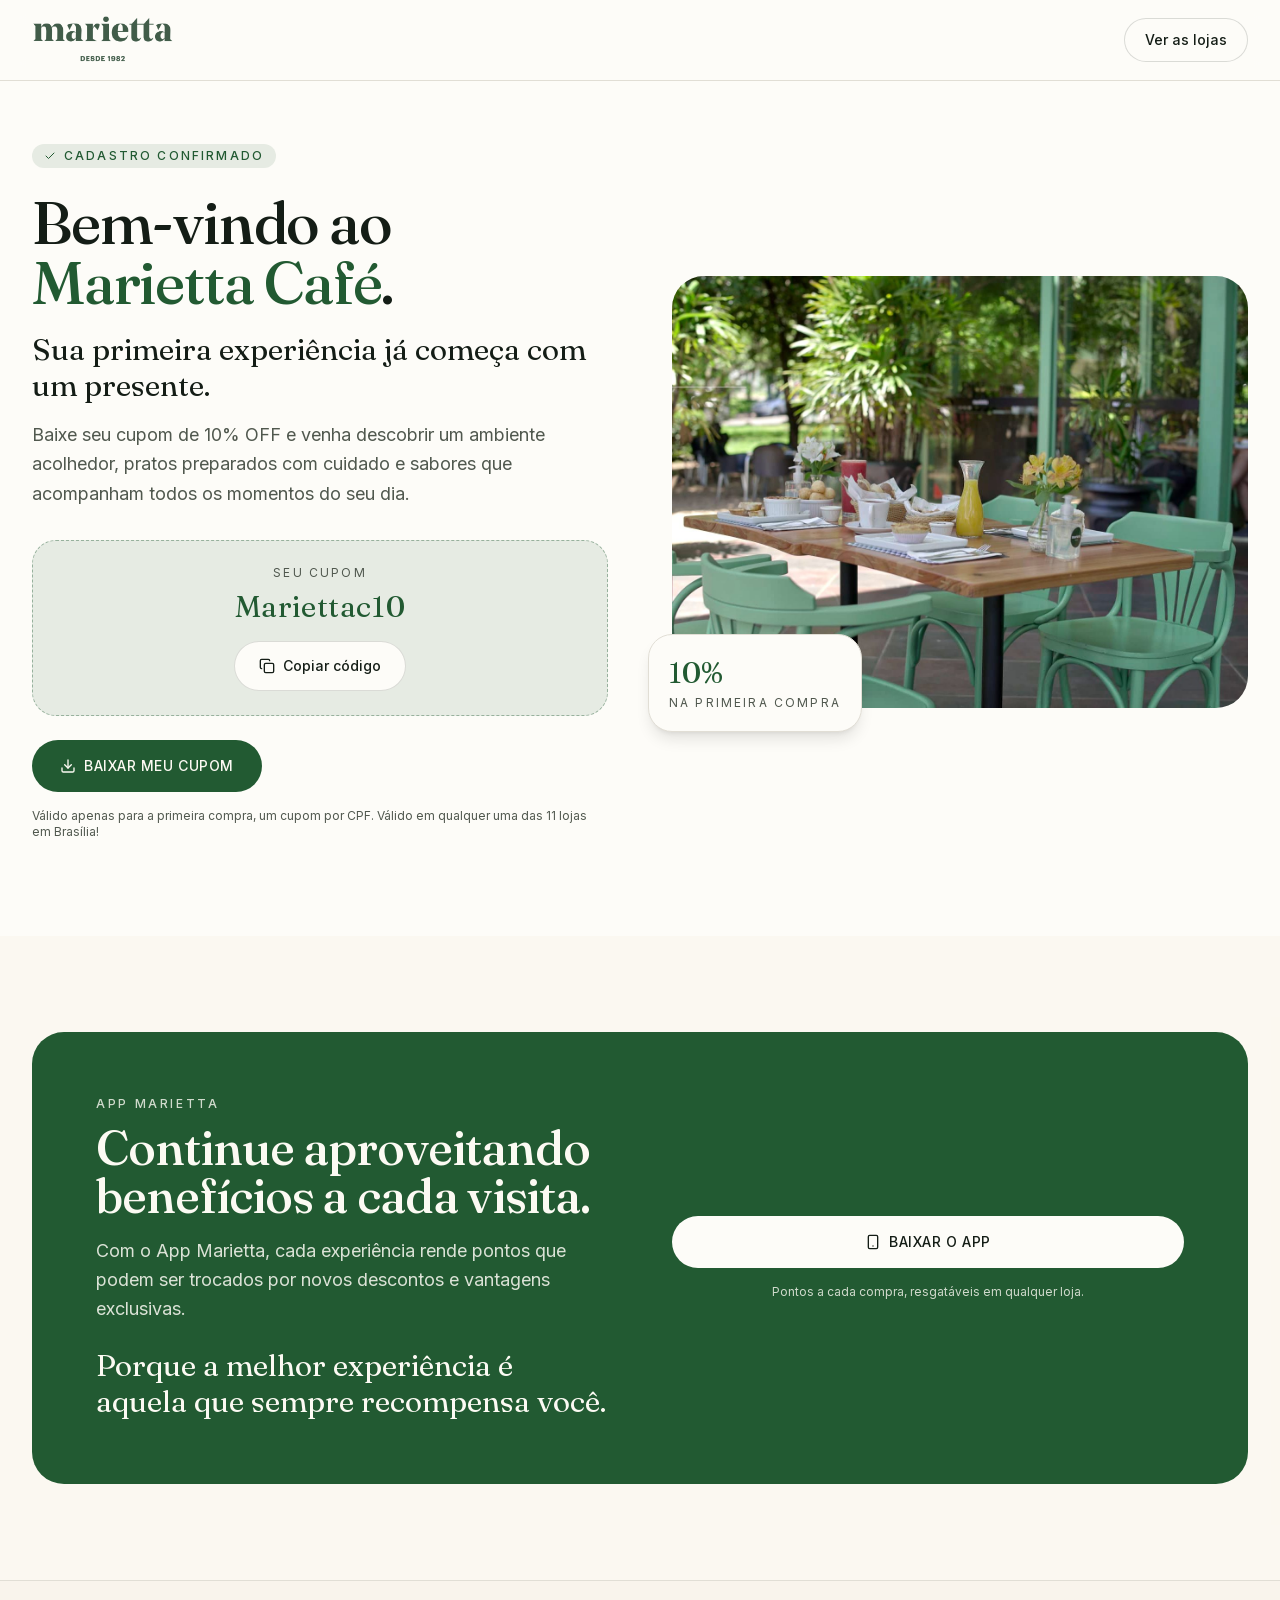
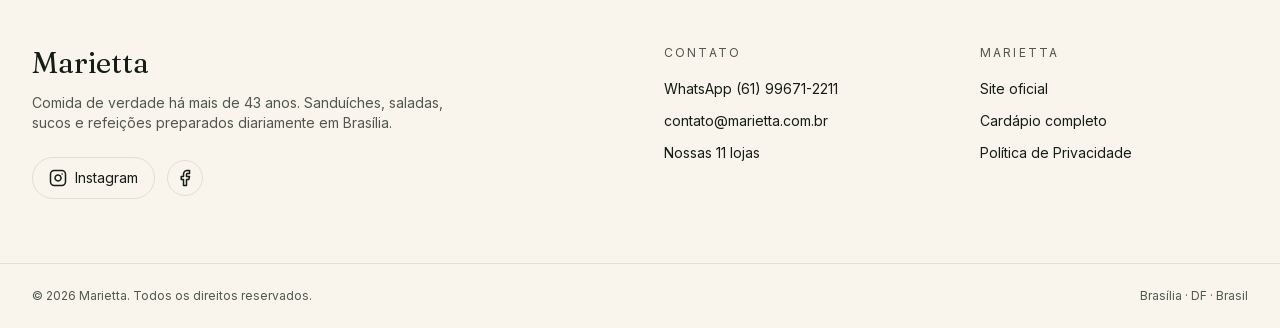
<file: cafe/obrigado.html>
<!DOCTYPE html>
<html lang="pt-BR" class="no-js">

<head>
<!-- Google Tag Manager -->
<script>(function(w,d,s,l,i){w[l]=w[l]||[];w[l].push({'gtm.start':
new Date().getTime(),event:'gtm.js'});var f=d.getElementsByTagName(s)[0],
j=d.createElement(s),dl=l!='dataLayer'?'&l='+l:'';j.async=true;j.src=
'https://www.googletagmanager.com/gtm.js?id='+i+dl;f.parentNode.insertBefore(j,f);
})(window,document,'script','dataLayer','GTM-NWKQDZMQ');</script>
<!-- End Google Tag Manager -->
	<meta charset="utf-8">
	<meta name="viewport" content="width=device-width, initial-scale=1">

	<title>Bem-vindo ao Marietta Café — seu cupom de 10% OFF</title>
	<meta name="description"
		content="Seu cupom de 10% OFF está liberado. Baixe, apresente no caixa e aproveite sua primeira experiência no Marietta Café.">
	<meta name="author" content="Marietta">
	<meta name="theme-color" content="#225a31">
	<meta name="robots" content="noindex, nofollow">

	<link rel="preload" as="font" type="font/woff2" href="assets/fraunces-latin.woff2" crossorigin>
	<link rel="preload" as="font" type="font/woff2" href="assets/inter-latin.woff2" crossorigin>
	<link rel="stylesheet" href="assets/styles.css">

	<script>document.documentElement.classList.remove('no-js');</script>
</head>

<body>
<!-- Google Tag Manager (noscript) -->
<noscript><iframe src="https://www.googletagmanager.com/ns.html?id=GTM-NWKQDZMQ"
height="0" width="0" style="display:none;visibility:hidden"></iframe></noscript>
<!-- End Google Tag Manager (noscript) -->

	<a class="skip-link" href="#conteudo">Pular para o conteúdo</a>

	<header class="header is-scrolled">
		<div class="container header__inner">
			<a class="header__logo" href="index.html" aria-label="Marietta">
				<img src="assets/logo-marietta.png" alt="Marietta — desde 1982" width="300" height="120">
			</a>
			<a class="btn btn--outline header__cta" href="https://marietta.com.br/lojas" target="_blank"
				rel="noopener">Ver as lojas</a>
		</div>
	</header>

	<main id="conteudo">

		<!-- ============================================================
     1. CONFIRMAÇÃO + CUPOM
     ============================================================ -->
		<section class="section section--hero" id="topo">
			<div class="container split split--2">

				<div class="fade-up">
					<span class="badge">
						<svg aria-hidden="true" width="12" height="12" viewBox="0 0 24 24" fill="none"
							stroke="currentColor" stroke-width="2" stroke-linecap="round" stroke-linejoin="round">
							<path d="M20 6 9 17l-5-5" />
						</svg>
						Cadastro confirmado
					</span>

					<h1 class="h1 mt-6">Bem-vindo ao <span class="accent">Marietta Café</span>.</h1>

					<p class="display h3 mt-5">Sua primeira experiência já começa com um presente.</p>

					<p class="lead measure mt-4">Baixe seu cupom de 10% OFF e venha descobrir um ambiente acolhedor,
						pratos preparados com cuidado e sabores que acompanham todos os momentos do seu dia.</p>

					<div class="coupon mt-8">
						<p class="coupon__label">Seu cupom</p>
						<p class="coupon__code" id="codigo-cupom">Mariettac10</p>
						<div class="coupon__copy">
							<button type="button" class="btn btn--outline" id="btn-copiar" data-code="Mariettac10">
								<svg aria-hidden="true" width="16" height="16" viewBox="0 0 24 24" fill="none"
									stroke="currentColor" stroke-width="2" stroke-linecap="round"
									stroke-linejoin="round">
									<rect width="14" height="14" x="8" y="8" rx="2" ry="2" />
									<path d="M4 16c-1.1 0-2-.9-2-2V4c0-1.1.9-2 2-2h10c1.1 0 2 .9 2 2" />
								</svg>
								<span data-copy-label>Copiar código</span>
							</button>
						</div>
					</div>

					<div class="mt-6">
						<a class="btn btn--primary btn--lg btn--caps pulse" href="#" id="btn-cupom">
							<svg aria-hidden="true" width="16" height="16" viewBox="0 0 24 24" fill="none"
								stroke="currentColor" stroke-width="2" stroke-linecap="round" stroke-linejoin="round">
								<path d="M12 15V3" />
								<path d="M21 15v4a2 2 0 0 1-2 2H5a2 2 0 0 1-2-2v-4" />
								<path d="m7 10 5 5 5-5" />
							</svg>
							Baixar meu cupom
						</a>
					</div>

					<p class="note mt-4">Válido apenas para a primeira compra, um cupom por CPF. Válido em qualquer uma
						das 11 lojas em Brasília!
					</p>
				</div>

				<div class="hero__media fade-up">
					<div class="frame frame--43">
						<img src="assets/hero-varanda.jpg"
							alt="Mesa posta na varanda de uma loja Marietta, com café, suco de laranja, pães e cadeiras verdes sob as árvores"
							width="1333" height="1000" fetchpriority="high">
					</div>
					<div class="stat stat--float">
						<p class="stat__value">10%</p>
						<p class="stat__label">na primeira compra</p>
					</div>
				</div>

			</div>
		</section>


		<!-- ============================================================
     2. APP MARIETTA
     ============================================================ -->
		<section class="section section--tint">
			<div class="container">
				<div class="panel split split--2">

					<div>
						<p class="eyebrow">App Marietta</p>
						<h2 class="h2 mt-3">Continue aproveitando benefícios a cada visita.</h2>
						<p class="body measure mt-4">Com o App Marietta, cada experiência rende pontos que podem ser
							trocados por novos descontos e vantagens exclusivas.</p>
						<p class="display h3 mt-6">Porque a melhor experiência é aquela que sempre recompensa você.</p>
					</div>

					<div>
						<a class="btn btn--onprimary btn--lg btn--block btn--caps"
							href="https://fideliza.marietta.com.br/?utm_source=marietta_lp&utm_medium=referral&utm_campaign=clube_marietta&utm_content=obrigado"
							target="_blank" rel="noopener">
							<svg aria-hidden="true" width="16" height="16" viewBox="0 0 24 24" fill="none"
								stroke="currentColor" stroke-width="2" stroke-linecap="round" stroke-linejoin="round">
								<rect width="14" height="20" x="5" y="2" rx="2" ry="2" />
								<path d="M12 18h.01" />
							</svg>
							Baixar o app
						</a>
						<p class="note mt-4 text-center">Pontos a cada compra, resgatáveis em qualquer loja.</p>
					</div>

				</div>
			</div>
		</section>

	</main>


	<footer class="footer">
		<div class="container footer__inner">

			<div class="footer__brand-col">
				<p class="footer__brand">Marietta</p>
				<p class="body-sm measure-sm mt-3">Comida de verdade há mais de 43 anos. Sanduíches, saladas, sucos e
					refeições preparados diariamente em Brasília.</p>
				<div class="footer__social">
					<a class="social-pill" href="https://www.instagram.com/mariettaoficial/" target="_blank"
						rel="noopener noreferrer" aria-label="Instagram">
						<svg aria-hidden="true" width="18" height="18" viewBox="0 0 24 24" fill="none"
							stroke="currentColor" stroke-width="2" stroke-linecap="round" stroke-linejoin="round">
							<rect x="2" y="2" width="20" height="20" rx="5" ry="5" />
							<path d="M16 11.37A4 4 0 1 1 12.63 8 4 4 0 0 1 16 11.37z" />
							<line x1="17.5" x2="17.51" y1="6.5" y2="6.5" />
						</svg>
						Instagram
					</a>
					<a class="social-icon" href="https://www.facebook.com/rede.marietta/" target="_blank"
						rel="noopener noreferrer" aria-label="Facebook">
						<svg aria-hidden="true" width="18" height="18" viewBox="0 0 24 24" fill="none"
							stroke="currentColor" stroke-width="2" stroke-linecap="round" stroke-linejoin="round">
							<path d="M18 2h-3a5 5 0 0 0-5 5v3H7v4h3v8h4v-8h3l1-4h-4V7a1 1 0 0 1 1-1h3z" />
						</svg>
					</a>
				</div>
			</div>

			<div>
				<p class="footer__label">Contato</p>
				<div class="footer__links">
					<a href="https://wa.me/5561996712211?text=Ol%C3%A1!%20Gostaria%20de%20fazer%20um%20pedido.">WhatsApp
						(61) 99671-2211</a>
					<a href="mailto:contato@marietta.com.br">contato@marietta.com.br</a>
					<a href="https://marietta.com.br/lojas" target="_blank" rel="noopener">Nossas 11 lojas</a>
				</div>
			</div>

			<div>
				<p class="footer__label">Marietta</p>
				<div class="footer__links">
					<a href="https://marietta.com.br/" target="_blank" rel="noopener">Site oficial</a>
					<a href="https://marietta.com.br/cardapio" target="_blank" rel="noopener">Cardápio completo</a>
					<a href="https://marietta.com.br/privacidade" target="_blank" rel="noopener">Política de
						Privacidade</a>
				</div>
			</div>

		</div>

		<div class="footer__bar">
			<div class="container">
				<span>© 2026 Marietta. Todos os direitos reservados.</span>
				<span>Brasília · DF · Brasil</span>
			</div>
		</div>
	</footer>


	<script>
		/* Cabeçalho já entra no estado "rolado" nesta página — mas mantém o
		   listener para o caso de a pessoa voltar ao topo. */
		(function () {
			var header = document.querySelector('.header');
			if (!header) return;
			window.addEventListener('scroll', function () {
				header.classList.add('is-scrolled');
			}, { passive: true });
		})();

		/* Revelação progressiva — mesmo comportamento da LP. */
		(function () {
			var items = document.querySelectorAll('.reveal');
			if (!items.length) return;
			var reduced = window.matchMedia('(prefers-reduced-motion: reduce)').matches;
			if (reduced || !('IntersectionObserver' in window)) {
				items.forEach(function (el) { el.classList.add('is-visible'); });
				return;
			}
			var io = new IntersectionObserver(function (entries) {
				entries.forEach(function (entry) {
					if (!entry.isIntersecting) return;
					entry.target.classList.add('is-visible');
					io.unobserve(entry.target);
				});
			}, { rootMargin: '0px 0px -10% 0px', threshold: 0.1 });
			items.forEach(function (el) { io.observe(el); });
		})();

		/* Copiar o código do cupom. */
		(function () {
			var btn = document.getElementById('btn-copiar');
			if (!btn) return;
			var label = btn.querySelector('[data-copy-label]');
			var original = label.textContent;

			btn.addEventListener('click', function () {
				var code = btn.getAttribute('data-code');

				var done = function () {
					label.textContent = 'Código copiado!';
					setTimeout(function () { label.textContent = original; }, 2000);
				};

				if (navigator.clipboard && window.isSecureContext) {
					navigator.clipboard.writeText(code).then(done, fallback);
				} else {
					fallback();
				}

				function fallback() {
					var ta = document.createElement('textarea');
					ta.value = code;
					ta.setAttribute('readonly', '');
					ta.style.position = 'absolute';
					ta.style.left = '-9999px';
					document.body.appendChild(ta);
					ta.select();
					try { document.execCommand('copy'); done(); } catch (e) { /* silencioso */ }
					document.body.removeChild(ta);
				}
			});
		})();

		/* ATENÇÃO: o botão "Baixar meu cupom" ainda não tem arquivo.
		   Trocar o href por assets/cupom-marietta.pdf (ou pela URL do voucher
		   gerado pelo CRM) e remover este handler. */
		(function () {
			var btn = document.getElementById('btn-cupom');
			if (!btn) return;
			btn.addEventListener('click', function (e) {
				if (btn.getAttribute('href') !== '#') return;
				e.preventDefault();
				window.print();
			});
		})();
	</script>

</body>

</html>
</file>
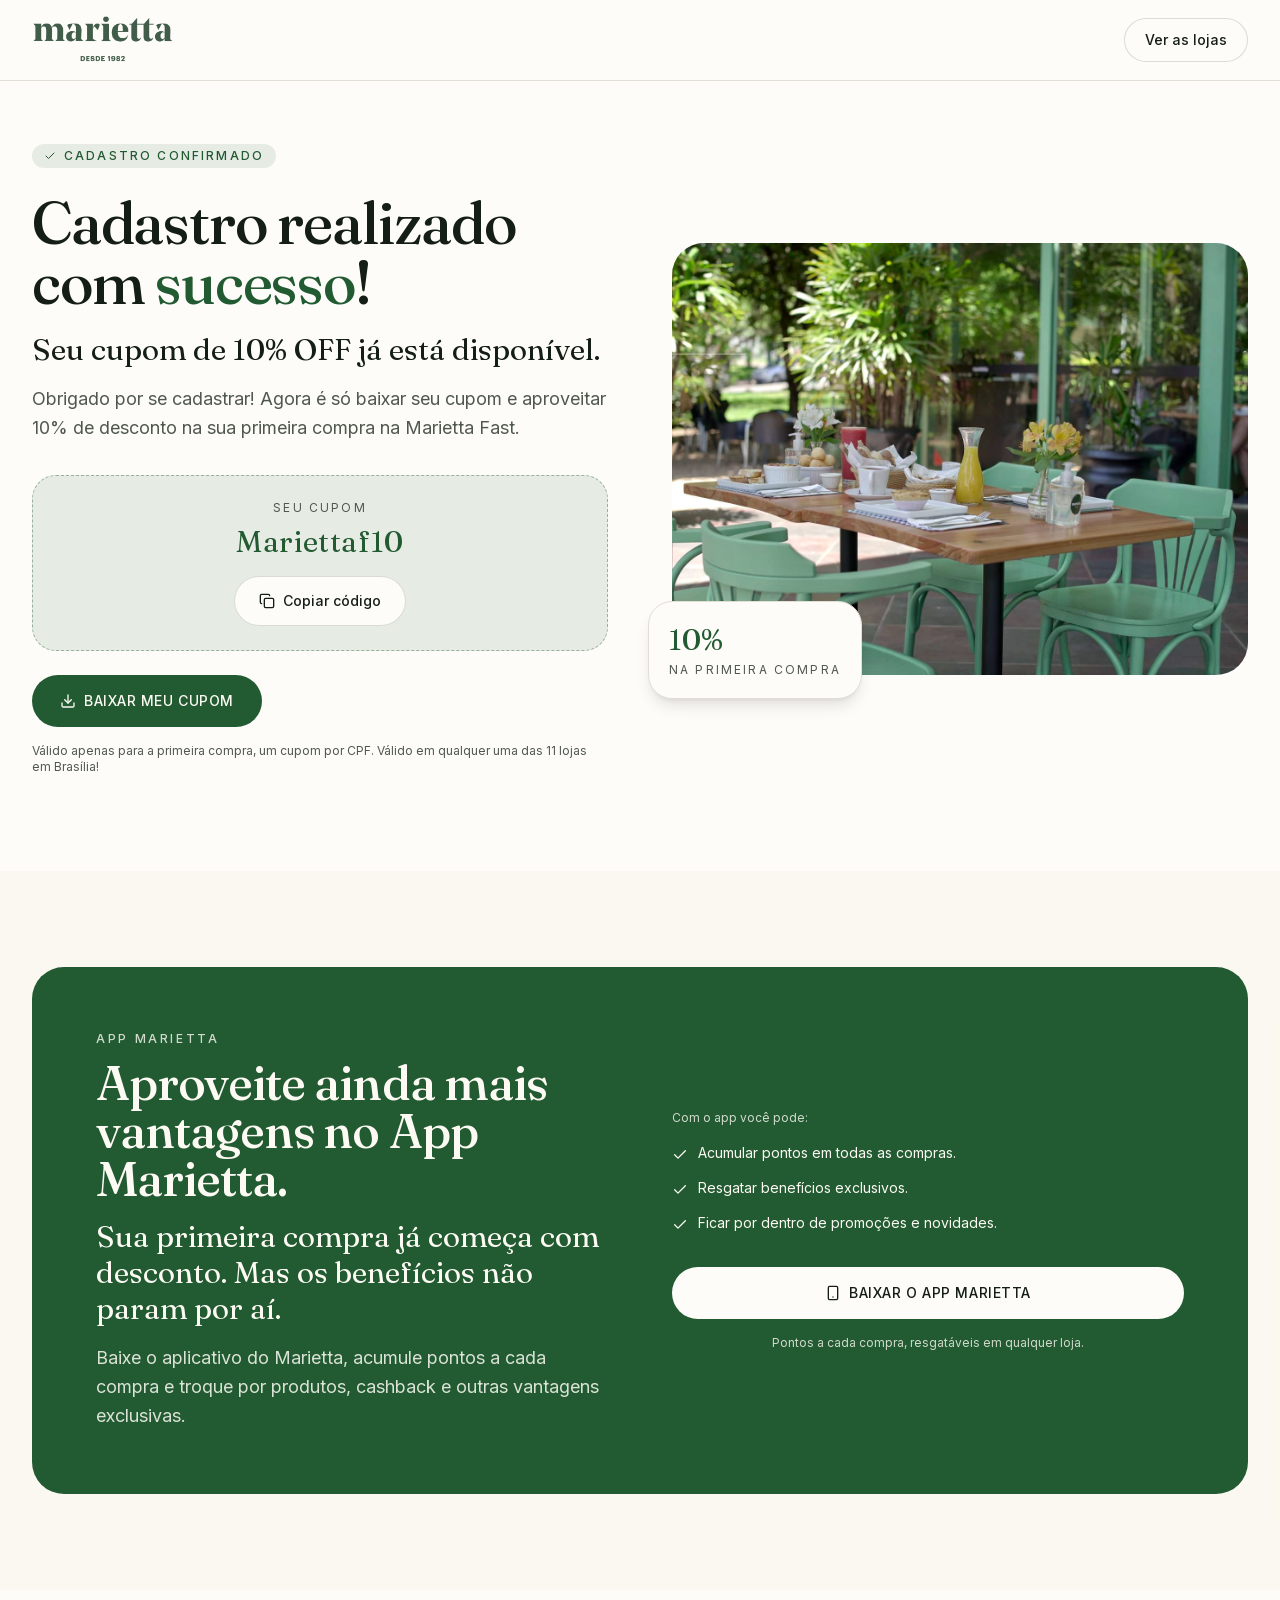
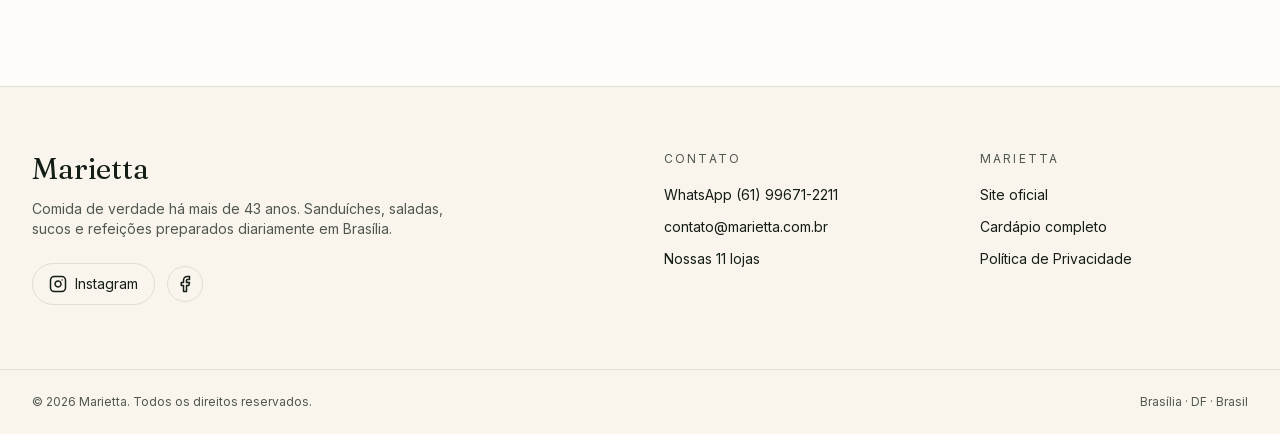
<file: fast/obrigado.html>
<!DOCTYPE html>
<html lang="pt-BR" class="no-js">

<head>
<!-- Google Tag Manager -->
<script>(function(w,d,s,l,i){w[l]=w[l]||[];w[l].push({'gtm.start':
new Date().getTime(),event:'gtm.js'});var f=d.getElementsByTagName(s)[0],
j=d.createElement(s),dl=l!='dataLayer'?'&l='+l:'';j.async=true;j.src=
'https://www.googletagmanager.com/gtm.js?id='+i+dl;f.parentNode.insertBefore(j,f);
})(window,document,'script','dataLayer','GTM-NWKQDZMQ');</script>
<!-- End Google Tag Manager -->
	<meta charset="utf-8">
	<meta name="viewport" content="width=device-width, initial-scale=1">

	<title>Cadastro realizado — seu cupom de 10% OFF na Marietta</title>
	<meta name="description"
		content="Seu cupom de 10% OFF já está disponível. Baixe e aproveite na sua primeira compra no Marietta.">
	<meta name="author" content="Marietta">
	<meta name="theme-color" content="#225a31">
	<meta name="robots" content="noindex, nofollow">

	<link rel="preload" as="font" type="font/woff2" href="assets/fraunces-latin.woff2" crossorigin>
	<link rel="preload" as="font" type="font/woff2" href="assets/inter-latin.woff2" crossorigin>
	<link rel="stylesheet" href="assets/styles.css">

	<script>document.documentElement.classList.remove('no-js');</script>
</head>

<body>
<!-- Google Tag Manager (noscript) -->
<noscript><iframe src="https://www.googletagmanager.com/ns.html?id=GTM-NWKQDZMQ"
height="0" width="0" style="display:none;visibility:hidden"></iframe></noscript>
<!-- End Google Tag Manager (noscript) -->

	<a class="skip-link" href="#conteudo">Pular para o conteúdo</a>

	<header class="header is-scrolled">
		<div class="container header__inner">
			<a class="header__logo" href="index.html" aria-label="Marietta">
				<img src="assets/logo-marietta.png" alt="Marietta — desde 1982" width="300" height="120">
			</a>
			<a class="btn btn--outline header__cta" href="https://marietta.com.br/lojas" target="_blank"
				rel="noopener">Ver as lojas</a>
		</div>
	</header>

	<main id="conteudo">

		<!-- ============================================================
     1. CONFIRMAÇÃO + CUPOM
     ============================================================ -->
		<section class="section section--hero" id="topo">
			<div class="container split split--2">

				<div class="fade-up">
					<span class="badge">
						<svg aria-hidden="true" width="12" height="12" viewBox="0 0 24 24" fill="none"
							stroke="currentColor" stroke-width="2" stroke-linecap="round" stroke-linejoin="round">
							<path d="M20 6 9 17l-5-5" />
						</svg>
						Cadastro confirmado
					</span>

					<h1 class="h1 mt-6">Cadastro realizado com <span class="accent">sucesso</span>!</h1>

					<p class="display h3 mt-5">Seu cupom de 10% OFF já está disponível.</p>

					<p class="lead measure mt-4">Obrigado por se cadastrar! Agora é só baixar seu cupom e aproveitar 10%
						de desconto na sua primeira compra na Marietta Fast.</p>

					<div class="coupon mt-8">
						<p class="coupon__label">Seu cupom</p>
						<p class="coupon__code" id="codigo-cupom">Mariettaf10</p>
						<div class="coupon__copy">
							<button type="button" class="btn btn--outline" id="btn-copiar" data-code="Mariettaf10">
								<svg aria-hidden="true" width="16" height="16" viewBox="0 0 24 24" fill="none"
									stroke="currentColor" stroke-width="2" stroke-linecap="round"
									stroke-linejoin="round">
									<rect width="14" height="14" x="8" y="8" rx="2" ry="2" />
									<path d="M4 16c-1.1 0-2-.9-2-2V4c0-1.1.9-2 2-2h10c1.1 0 2 .9 2 2" />
								</svg>
								<span data-copy-label>Copiar código</span>
							</button>
						</div>
					</div>

					<div class="mt-6">
						<a class="btn btn--primary btn--lg btn--caps pulse" href="assets/cupom-mariettaf10.txt"
							download>
							<svg aria-hidden="true" width="16" height="16" viewBox="0 0 24 24" fill="none"
								stroke="currentColor" stroke-width="2" stroke-linecap="round" stroke-linejoin="round">
								<path d="M12 15V3" />
								<path d="M21 15v4a2 2 0 0 1-2 2H5a2 2 0 0 1-2-2v-4" />
								<path d="m7 10 5 5 5-5" />
							</svg>
							Baixar meu cupom
						</a>
					</div>

					<p class="note mt-4">Válido apenas para a primeira compra, um cupom por CPF. Válido em qualquer uma
						das 11 lojas em Brasília!</p>
				</div>

				<div class="hero__media fade-up">
					<div class="frame frame--43">
						<img src="assets/ambiente-varanda.jpg"
							alt="Mesa posta na varanda de uma loja Marietta, com café, suco de laranja, pães e cadeiras verdes sob as árvores"
							width="1333" height="1000" fetchpriority="high">
					</div>
					<div class="stat stat--float">
						<p class="stat__value">10%</p>
						<p class="stat__label">na primeira compra</p>
					</div>
				</div>

			</div>
		</section>


		<!-- ============================================================
     2. APP MARIETTA
     ============================================================ -->
		<section class="section section--tint">
			<div class="container">
				<div class="panel split split--2">

					<div>
						<p class="eyebrow">App Marietta</p>
						<h2 class="h2 mt-3">Aproveite ainda mais vantagens no App Marietta.</h2>
						<p class="display h3 mt-4">Sua primeira compra já começa com desconto. Mas os benefícios não
							param por aí.</p>
						<p class="body measure mt-4">Baixe o aplicativo do Marietta, acumule pontos a cada compra e
							troque por produtos, cashback e outras vantagens exclusivas.</p>
					</div>

					<div>
						<p class="note">Com o app você pode:</p>
						<ul class="checks mt-4">
							<li>
								<svg aria-hidden="true" width="16" height="16" viewBox="0 0 24 24" fill="none"
									stroke="currentColor" stroke-width="2" stroke-linecap="round"
									stroke-linejoin="round">
									<path d="M20 6 9 17l-5-5" />
								</svg>
								Acumular pontos em todas as compras.
							</li>
							<li>
								<svg aria-hidden="true" width="16" height="16" viewBox="0 0 24 24" fill="none"
									stroke="currentColor" stroke-width="2" stroke-linecap="round"
									stroke-linejoin="round">
									<path d="M20 6 9 17l-5-5" />
								</svg>
								Resgatar benefícios exclusivos.
							</li>
							<li>
								<svg aria-hidden="true" width="16" height="16" viewBox="0 0 24 24" fill="none"
									stroke="currentColor" stroke-width="2" stroke-linecap="round"
									stroke-linejoin="round">
									<path d="M20 6 9 17l-5-5" />
								</svg>
								Ficar por dentro de promoções e novidades.
							</li>
						</ul>

						<div class="mt-8">
							<a class="btn btn--onprimary btn--lg btn--block btn--caps"
								href="https://fideliza.marietta.com.br/?utm_source=marietta_lp&utm_medium=referral&utm_campaign=marietta_fast&utm_content=obrigado"
								target="_blank" rel="noopener">
								<svg aria-hidden="true" width="16" height="16" viewBox="0 0 24 24" fill="none"
									stroke="currentColor" stroke-width="2" stroke-linecap="round"
									stroke-linejoin="round">
									<rect width="14" height="20" x="5" y="2" rx="2" ry="2" />
									<path d="M12 18h.01" />
								</svg>
								Baixar o app Marietta
							</a>
							<p class="note mt-4 text-center">Pontos a cada compra, resgatáveis em qualquer loja.</p>
						</div>
					</div>

				</div>
			</div>
		</section>

	</main>


	<footer class="footer">
		<div class="container footer__inner">

			<div class="footer__brand-col">
				<p class="footer__brand">Marietta</p>
				<p class="body-sm measure-sm mt-3">Comida de verdade há mais de 43 anos. Sanduíches, saladas, sucos e
					refeições preparados diariamente em Brasília.</p>
				<div class="footer__social">
					<a class="social-pill" href="https://www.instagram.com/mariettaoficial/" target="_blank"
						rel="noopener noreferrer" aria-label="Instagram">
						<svg aria-hidden="true" width="18" height="18" viewBox="0 0 24 24" fill="none"
							stroke="currentColor" stroke-width="2" stroke-linecap="round" stroke-linejoin="round">
							<rect x="2" y="2" width="20" height="20" rx="5" ry="5" />
							<path d="M16 11.37A4 4 0 1 1 12.63 8 4 4 0 0 1 16 11.37z" />
							<line x1="17.5" x2="17.51" y1="6.5" y2="6.5" />
						</svg>
						Instagram
					</a>
					<a class="social-icon" href="https://www.facebook.com/rede.marietta/" target="_blank"
						rel="noopener noreferrer" aria-label="Facebook">
						<svg aria-hidden="true" width="18" height="18" viewBox="0 0 24 24" fill="none"
							stroke="currentColor" stroke-width="2" stroke-linecap="round" stroke-linejoin="round">
							<path d="M18 2h-3a5 5 0 0 0-5 5v3H7v4h3v8h4v-8h3l1-4h-4V7a1 1 0 0 1 1-1h3z" />
						</svg>
					</a>
				</div>
			</div>

			<div>
				<p class="footer__label">Contato</p>
				<div class="footer__links">
					<a href="https://wa.me/5561996712211?text=Ol%C3%A1!%20Gostaria%20de%20fazer%20um%20pedido.">WhatsApp
						(61) 99671-2211</a>
					<a href="mailto:contato@marietta.com.br">contato@marietta.com.br</a>
					<a href="https://marietta.com.br/lojas" target="_blank" rel="noopener">Nossas 11 lojas</a>
				</div>
			</div>

			<div>
				<p class="footer__label">Marietta</p>
				<div class="footer__links">
					<a href="https://marietta.com.br/" target="_blank" rel="noopener">Site oficial</a>
					<a href="https://marietta.com.br/cardapio" target="_blank" rel="noopener">Cardápio completo</a>
					<a href="https://marietta.com.br/privacidade" target="_blank" rel="noopener">Política de
						Privacidade</a>
				</div>
			</div>

		</div>

		<div class="footer__bar">
			<div class="container">
				<span>© 2026 Marietta. Todos os direitos reservados.</span>
				<span>Brasília · DF · Brasil</span>
			</div>
		</div>
	</footer>


	<script>
		/* Cabeçalho já entra no estado "rolado" nesta página — mas mantém o
		   listener para o caso de a pessoa voltar ao topo. */
		(function () {
			var header = document.querySelector('.header');
			if (!header) return;
			window.addEventListener('scroll', function () {
				header.classList.add('is-scrolled');
			}, { passive: true });
		})();

		/* Revelação progressiva — mesmo comportamento da LP. */
		(function () {
			var items = document.querySelectorAll('.reveal');
			if (!items.length) return;
			var reduced = window.matchMedia('(prefers-reduced-motion: reduce)').matches;
			if (reduced || !('IntersectionObserver' in window)) {
				items.forEach(function (el) { el.classList.add('is-visible'); });
				return;
			}
			var io = new IntersectionObserver(function (entries) {
				entries.forEach(function (entry) {
					if (!entry.isIntersecting) return;
					entry.target.classList.add('is-visible');
					io.unobserve(entry.target);
				});
			}, { rootMargin: '0px 0px -10% 0px', threshold: 0.1 });
			items.forEach(function (el) { io.observe(el); });
		})();

		/* Copiar o código do cupom. */
		(function () {
			var btn = document.getElementById('btn-copiar');
			if (!btn) return;
			var label = btn.querySelector('[data-copy-label]');
			var original = label.textContent;

			btn.addEventListener('click', function () {
				var code = btn.getAttribute('data-code');

				var done = function () {
					label.textContent = 'Código copiado!';
					setTimeout(function () { label.textContent = original; }, 2000);
				};

				function fallback() {
					var ta = document.createElement('textarea');
					ta.value = code;
					ta.setAttribute('readonly', '');
					ta.style.position = 'absolute';
					ta.style.left = '-9999px';
					document.body.appendChild(ta);
					ta.select();
					try { document.execCommand('copy'); done(); } catch (e) { /* silencioso */ }
					document.body.removeChild(ta);
				}

				if (navigator.clipboard && window.isSecureContext) {
					navigator.clipboard.writeText(code).then(done, fallback);
				} else {
					fallback();
				}
			});
		})();
	</script>

</body>

</html>
</file>
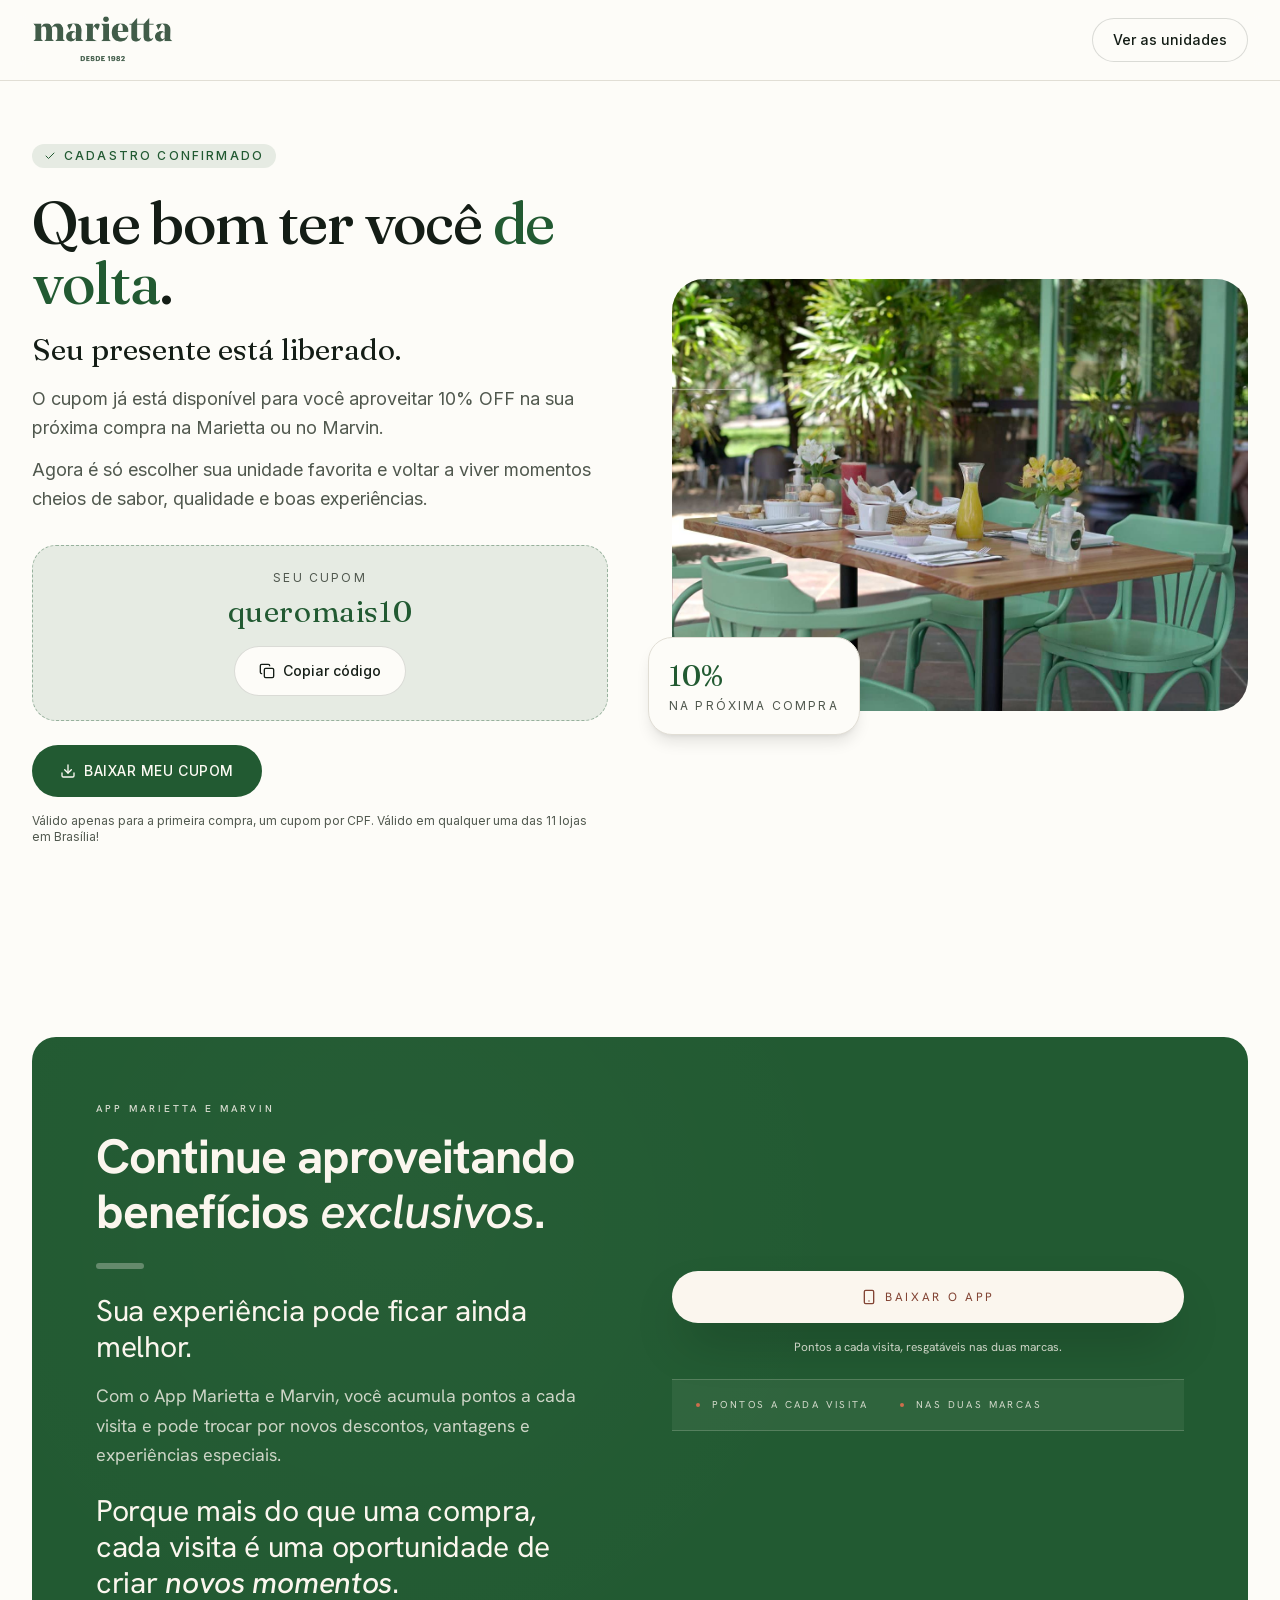
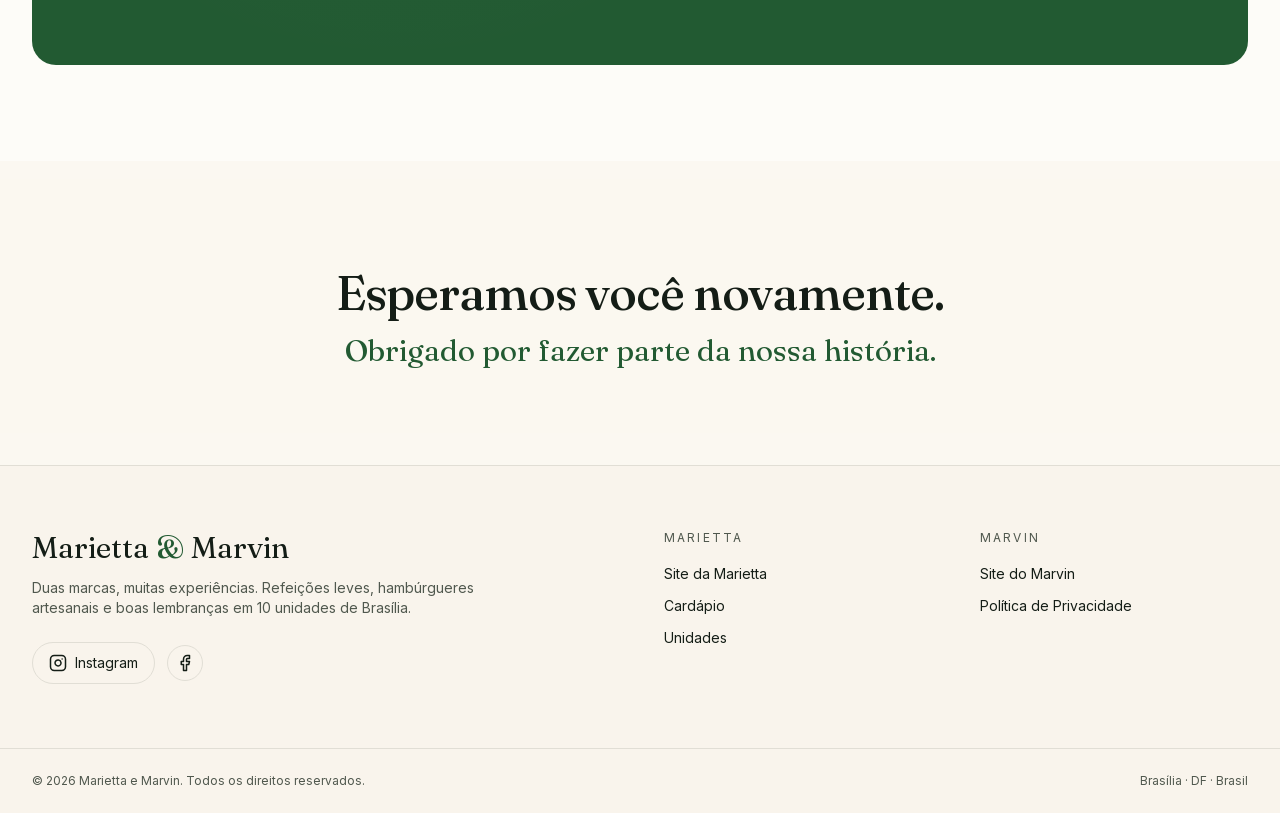
<file: marietta-e-marvin/obrigado.html>
<!DOCTYPE html>
<html lang="pt-BR" class="no-js">

<head>
<!-- Google Tag Manager -->
<script>(function(w,d,s,l,i){w[l]=w[l]||[];w[l].push({'gtm.start':
new Date().getTime(),event:'gtm.js'});var f=d.getElementsByTagName(s)[0],
j=d.createElement(s),dl=l!='dataLayer'?'&l='+l:'';j.async=true;j.src=
'https://www.googletagmanager.com/gtm.js?id='+i+dl;f.parentNode.insertBefore(j,f);
})(window,document,'script','dataLayer','GTM-NWKQDZMQ');</script>
<!-- End Google Tag Manager -->
	<meta charset="utf-8">
	<meta name="viewport" content="width=device-width, initial-scale=1">

	<title>Que bom ter você de volta — seu cupom de 10% OFF</title>
	<meta name="description"
		content="Seu cupom de 10% OFF está liberado para usar na Marietta ou no Marvin. Baixe e aproveite na sua próxima visita.">
	<meta name="author" content="Marietta">
	<meta name="theme-color" content="#225a31">
	<meta name="robots" content="noindex, nofollow">

	<link rel="preload" as="font" type="font/woff2" href="assets/fraunces-latin.woff2" crossorigin>
	<link rel="preload" as="font" type="font/woff2" href="assets/inter-latin.woff2" crossorigin>
	<!-- Hanken Grotesk: tipografia do Marvin, usada no bloco da marca -->
	<link rel="preload" as="font" type="font/woff2" href="assets/hanken-grotesk-latin.woff2" crossorigin>
	<link rel="stylesheet" href="assets/styles.css">

	<script>document.documentElement.classList.remove('no-js');</script>
</head>

<body>
<!-- Google Tag Manager (noscript) -->
<noscript><iframe src="https://www.googletagmanager.com/ns.html?id=GTM-NWKQDZMQ"
height="0" width="0" style="display:none;visibility:hidden"></iframe></noscript>
<!-- End Google Tag Manager (noscript) -->

	<a class="skip-link" href="#conteudo">Pular para o conteúdo</a>

	<header class="header is-scrolled">
		<div class="container header__inner">
			<a class="header__logo" href="index.html" aria-label="Marietta e Marvin">
				<img src="assets/logo-marietta.png" alt="Marietta — desde 1982" width="300" height="120">
			</a>
			<a class="btn btn--outline header__cta" href="https://marietta.com.br/lojas" target="_blank"
				rel="noopener">Ver as unidades</a>
		</div>
	</header>

	<main id="conteudo">

		<!-- ============================================================
     1. CONFIRMAÇÃO + CUPOM
     ============================================================ -->
		<section class="section section--hero" id="topo">
			<div class="container split split--2">

				<div class="fade-up">
					<span class="badge">
						<svg aria-hidden="true" width="12" height="12" viewBox="0 0 24 24" fill="none"
							stroke="currentColor" stroke-width="2" stroke-linecap="round" stroke-linejoin="round">
							<path d="M20 6 9 17l-5-5" />
						</svg>
						Cadastro confirmado
					</span>

					<h1 class="h1 mt-6">Que bom ter você <span class="accent">de volta</span>.</h1>

					<p class="display h3 mt-5">Seu presente está liberado.</p>

					<p class="lead measure mt-4">O cupom já está disponível para você aproveitar 10% OFF na sua próxima
						compra na Marietta ou no Marvin.</p>

					<p class="body measure mt-3">Agora é só escolher sua unidade favorita e voltar a viver momentos
						cheios de sabor, qualidade e boas experiências.</p>

					<div class="coupon mt-8">
						<p class="coupon__label">Seu cupom</p>
						<p class="coupon__code" id="codigo-cupom">queromais10</p>
						<div class="coupon__copy">
							<button type="button" class="btn btn--outline" id="btn-copiar" data-code="queromais10">
								<svg aria-hidden="true" width="16" height="16" viewBox="0 0 24 24" fill="none"
									stroke="currentColor" stroke-width="2" stroke-linecap="round"
									stroke-linejoin="round">
									<rect width="14" height="14" x="8" y="8" rx="2" ry="2" />
									<path d="M4 16c-1.1 0-2-.9-2-2V4c0-1.1.9-2 2-2h10c1.1 0 2 .9 2 2" />
								</svg>
								<span data-copy-label>Copiar código</span>
							</button>
						</div>
					</div>

					<div class="mt-6">
						<a class="btn btn--primary btn--lg btn--caps pulse" href="#" id="btn-cupom">
							<svg aria-hidden="true" width="16" height="16" viewBox="0 0 24 24" fill="none"
								stroke="currentColor" stroke-width="2" stroke-linecap="round" stroke-linejoin="round">
								<path d="M12 15V3" />
								<path d="M21 15v4a2 2 0 0 1-2 2H5a2 2 0 0 1-2-2v-4" />
								<path d="m7 10 5 5 5-5" />
							</svg>
							Baixar meu cupom
						</a>
					</div>

					<p class="note mt-4">Válido apenas para a primeira compra, um cupom por CPF. Válido em qualquer uma
						das 11 lojas em Brasília!</p>
				</div>

				<div class="hero__media fade-up">
					<div class="frame frame--43">
						<img src="assets/hero-varanda.jpg"
							alt="Mesa posta na varanda de uma unidade Marietta, com café, suco de laranja, pães e cadeiras verdes sob as árvores"
							width="1333" height="1000" fetchpriority="high">
					</div>
					<div class="stat stat--float">
						<p class="stat__value">10%</p>
						<p class="stat__label">na próxima compra</p>
					</div>
				</div>

			</div>
		</section>


		<!-- ============================================================
     2. APP MARIETTA E MARVIN
     ============================================================ -->
		<!-- Tratamento Marvin, como no bloco da marca na LP: escopo
     data-brand="marvin" + superfície verde + Graphik Bold com ênfase
     em itálico + eyebrow terracotta + barrinha divisória + botão
     invertido. Bottle (verde escuro) em vez de wine porque o verde
     faz a ponte com a Marietta — é co-branding, não troca de marca. -->
		<section class="section">
			<div class="container">
				<div class="panel panel--marvin split split--2" data-brand="marvin">

					<div>
						<p class="eyebrow">App Marietta e Marvin</p>
						<h2 class="h2 mt-3">Continue aproveitando benefícios <em>exclusivos</em>.</h2>
						<div class="panel__rule mt-6"></div>
						<p class="display h3 mt-6">Sua experiência pode ficar ainda melhor.</p>
						<p class="body measure mt-4">Com o App Marietta e Marvin, você acumula pontos a cada visita e
							pode trocar por novos descontos, vantagens e experiências especiais.</p>
						<p class="display h3 mt-6">Porque mais do que uma compra, cada visita é uma oportunidade de
							criar <em>novos momentos</em>.</p>
					</div>

					<div>
						<a class="btn btn--onprimary btn--lg btn--block"
							href="https://fideliza.marietta.com.br/?utm_source=marietta_lp&utm_medium=referral&utm_campaign=marietta_marvin&utm_content=obrigado"
							target="_blank" rel="noopener">
							<svg aria-hidden="true" width="16" height="16" viewBox="0 0 24 24" fill="none"
								stroke="currentColor" stroke-width="2" stroke-linecap="round" stroke-linejoin="round">
								<rect width="14" height="20" x="5" y="2" rx="2" ry="2" />
								<path d="M12 18h.01" />
							</svg>
							Baixar o app
						</a>
						<p class="note mt-4 text-center">Pontos a cada visita, resgatáveis nas duas marcas.</p>

						<!-- Faixa de atributos — padrão do site do Marvin -->
						<ul class="attrs">
							<li>Pontos a Cada Visita</li>
							<li>Nas Duas Marcas</li>
						</ul>
					</div>

				</div>
			</div>
		</section>


		<!-- ============================================================
     3. DESPEDIDA
     ============================================================ -->
		<section class="section section--tint">
			<div class="container">
				<div class="section-head section-head--center reveal">
					<h2 class="h2">Esperamos você novamente.</h2>
					<p class="display h3 accent mt-4">Obrigado por fazer parte da nossa história.</p>
				</div>
			</div>
		</section>

	</main>


	<footer class="footer">
		<div class="container footer__inner">

			<div class="footer__brand-col">
				<p class="footer__brand">Marietta <span class="accent">&amp;</span> Marvin</p>
				<p class="body-sm measure-sm mt-3">Duas marcas, muitas experiências. Refeições leves, hambúrgueres
					artesanais e boas lembranças em 10 unidades de Brasília.</p>
				<div class="footer__social">
					<a class="social-pill" href="https://www.instagram.com/mariettaoficial/" target="_blank"
						rel="noopener noreferrer" aria-label="Instagram da Marietta">
						<svg aria-hidden="true" width="18" height="18" viewBox="0 0 24 24" fill="none"
							stroke="currentColor" stroke-width="2" stroke-linecap="round" stroke-linejoin="round">
							<rect x="2" y="2" width="20" height="20" rx="5" ry="5" />
							<path d="M16 11.37A4 4 0 1 1 12.63 8 4 4 0 0 1 16 11.37z" />
							<line x1="17.5" x2="17.51" y1="6.5" y2="6.5" />
						</svg>
						Instagram
					</a>
					<a class="social-icon" href="https://www.facebook.com/rede.marietta/" target="_blank"
						rel="noopener noreferrer" aria-label="Facebook da Marietta">
						<svg aria-hidden="true" width="18" height="18" viewBox="0 0 24 24" fill="none"
							stroke="currentColor" stroke-width="2" stroke-linecap="round" stroke-linejoin="round">
							<path d="M18 2h-3a5 5 0 0 0-5 5v3H7v4h3v8h4v-8h3l1-4h-4V7a1 1 0 0 1 1-1h3z" />
						</svg>
					</a>
				</div>
			</div>

			<div>
				<p class="footer__label">Marietta</p>
				<div class="footer__links">
					<a href="https://marietta.com.br/" target="_blank" rel="noopener">Site da Marietta</a>
					<a href="https://marietta.com.br/cardapio" target="_blank" rel="noopener">Cardápio</a>
					<a href="https://marietta.com.br/lojas" target="_blank" rel="noopener">Unidades</a>
				</div>
			</div>

			<div>
				<p class="footer__label">Marvin</p>
				<div class="footer__links">
					<a href="https://marvinburger.com.br/" target="_blank" rel="noopener">Site do Marvin</a>
					<a href="https://marietta.com.br/privacidade" target="_blank" rel="noopener">Política de
						Privacidade</a>
				</div>
			</div>

		</div>

		<div class="footer__bar">
			<div class="container">
				<span>© 2026 Marietta e Marvin. Todos os direitos reservados.</span>
				<span>Brasília · DF · Brasil</span>
			</div>
		</div>
	</footer>


	<script>
		(function () {
			var header = document.querySelector('.header');
			if (!header) return;
			window.addEventListener('scroll', function () {
				header.classList.add('is-scrolled');
			}, { passive: true });
		})();

		(function () {
			var items = document.querySelectorAll('.reveal');
			if (!items.length) return;
			var reduced = window.matchMedia('(prefers-reduced-motion: reduce)').matches;
			if (reduced || !('IntersectionObserver' in window)) {
				items.forEach(function (el) { el.classList.add('is-visible'); });
				return;
			}
			var io = new IntersectionObserver(function (entries) {
				entries.forEach(function (entry) {
					if (!entry.isIntersecting) return;
					entry.target.classList.add('is-visible');
					io.unobserve(entry.target);
				});
			}, { rootMargin: '0px 0px -10% 0px', threshold: 0.1 });
			items.forEach(function (el) { io.observe(el); });
		})();

		/* Copiar o código do cupom. */
		(function () {
			var btn = document.getElementById('btn-copiar');
			if (!btn) return;
			var label = btn.querySelector('[data-copy-label]');
			var original = label.textContent;

			btn.addEventListener('click', function () {
				var code = btn.getAttribute('data-code');

				var done = function () {
					label.textContent = 'Código copiado!';
					setTimeout(function () { label.textContent = original; }, 2000);
				};

				function fallback() {
					var ta = document.createElement('textarea');
					ta.value = code;
					ta.setAttribute('readonly', '');
					ta.style.position = 'absolute';
					ta.style.left = '-9999px';
					document.body.appendChild(ta);
					ta.select();
					try { document.execCommand('copy'); done(); } catch (e) { /* silencioso */ }
					document.body.removeChild(ta);
				}

				if (navigator.clipboard && window.isSecureContext) {
					navigator.clipboard.writeText(code).then(done, fallback);
				} else {
					fallback();
				}
			});
		})();

		/* ATENÇÃO: o botão "Baixar meu cupom" ainda não tem arquivo.
		   Trocar o href por assets/cupom-marietta-marvin.pdf (ou pela URL do
		   voucher gerado pelo CRM) e remover este handler. */
		(function () {
			var btn = document.getElementById('btn-cupom');
			if (!btn) return;
			btn.addEventListener('click', function (e) {
				if (btn.getAttribute('href') !== '#') return;
				e.preventDefault();
				window.print();
			});
		})();
	</script>

</body>

</html>
</file>
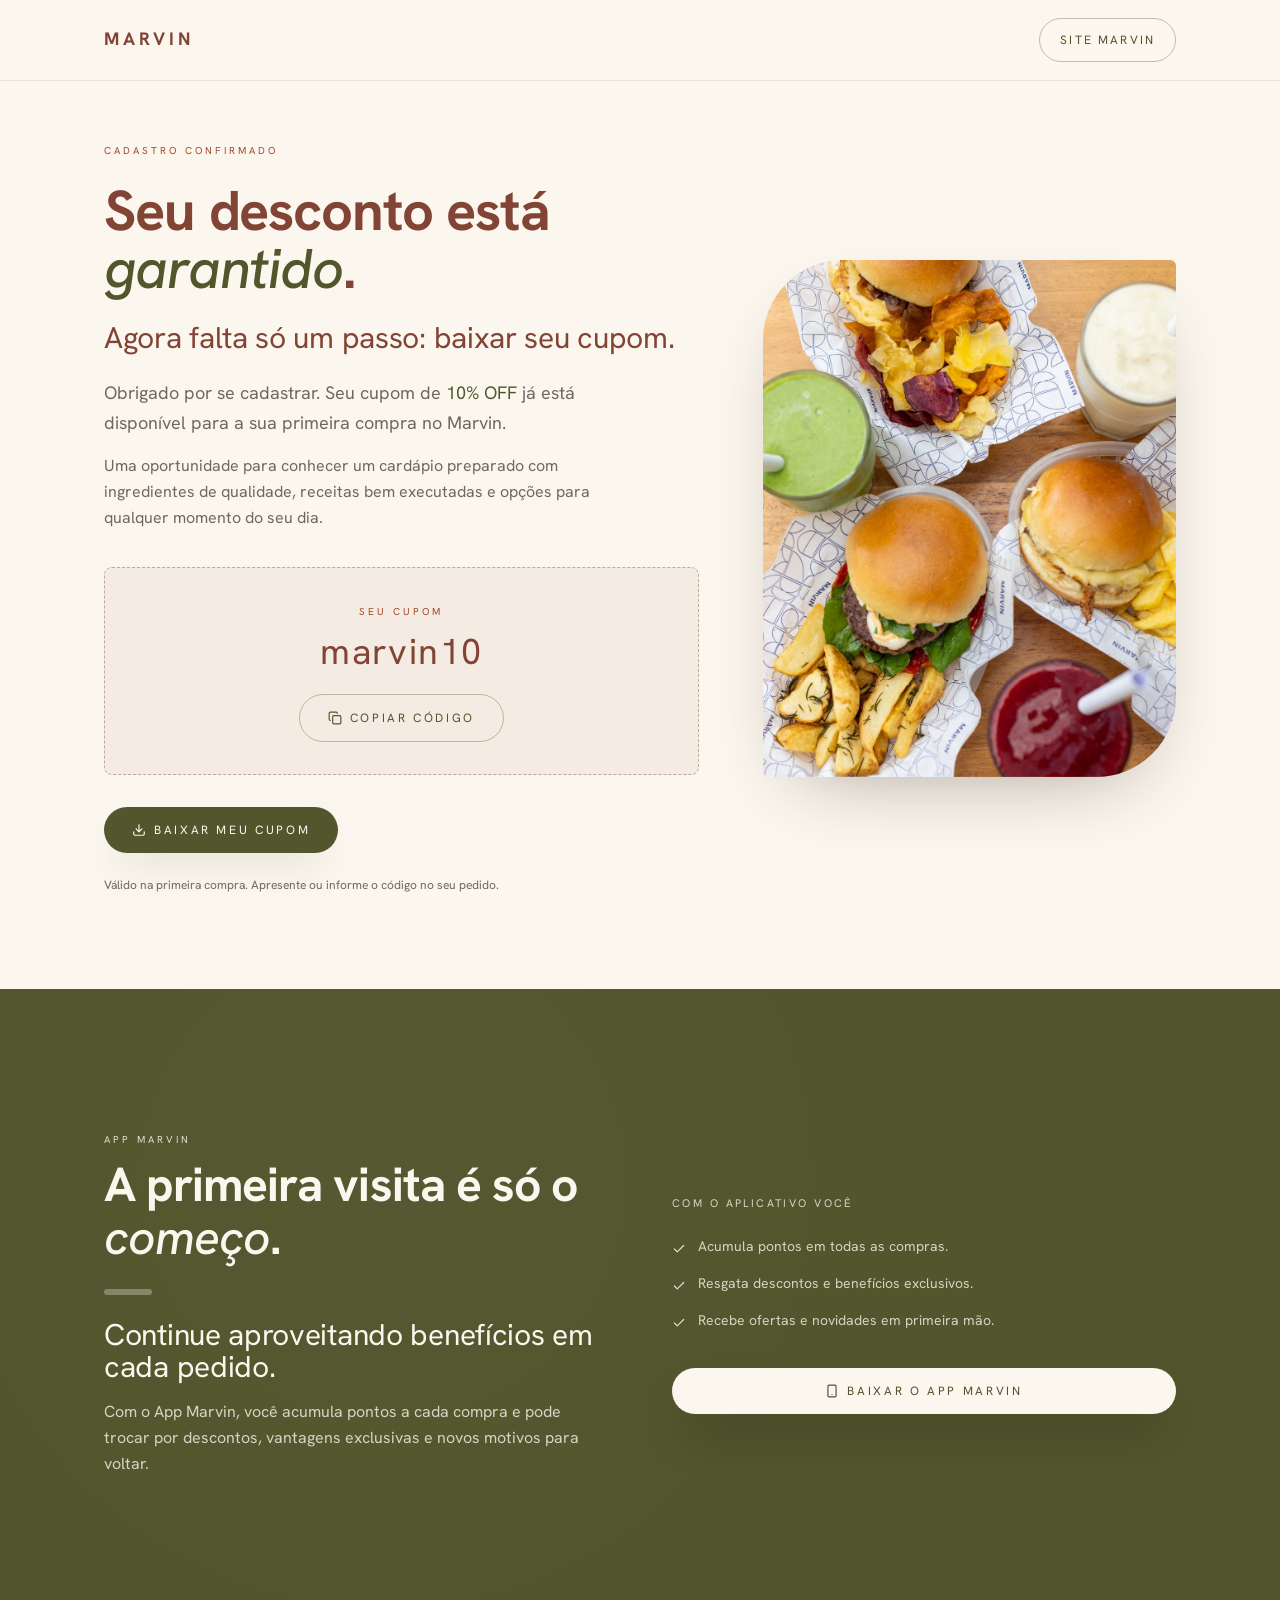
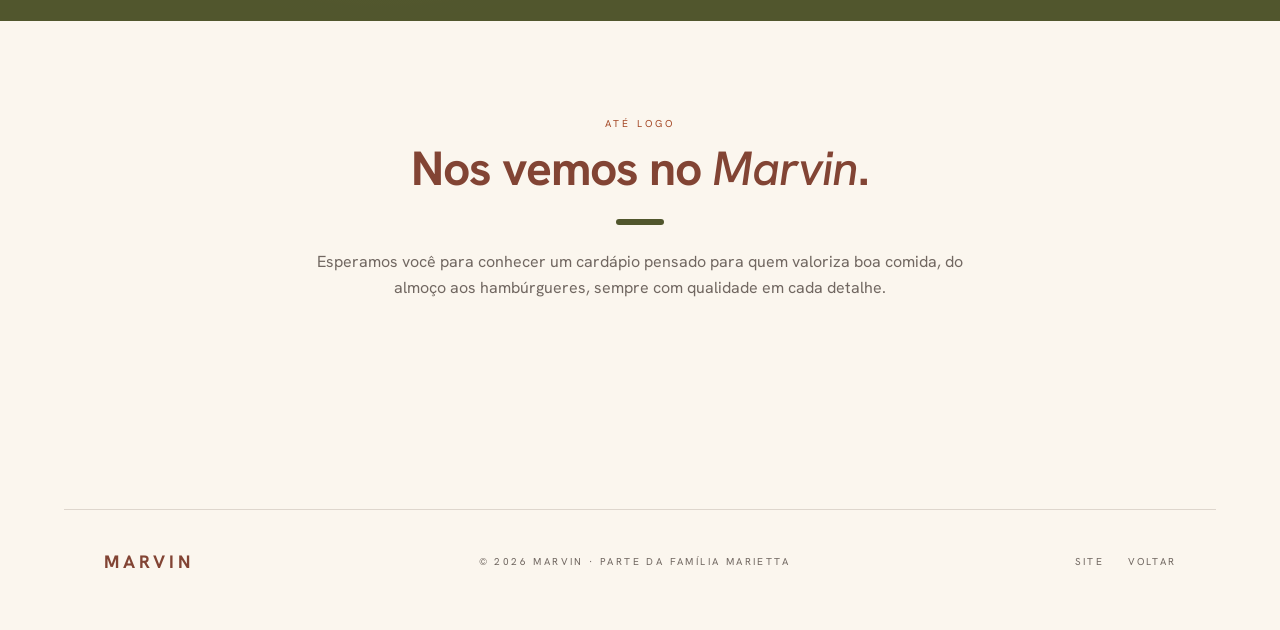
<file: marvin/obrigado.html>
<!DOCTYPE html>
<html lang="pt-BR" class="no-js">

<head>
<!-- Google Tag Manager -->
<script>(function(w,d,s,l,i){w[l]=w[l]||[];w[l].push({'gtm.start':
new Date().getTime(),event:'gtm.js'});var f=d.getElementsByTagName(s)[0],
j=d.createElement(s),dl=l!='dataLayer'?'&l='+l:'';j.async=true;j.src=
'https://www.googletagmanager.com/gtm.js?id='+i+dl;f.parentNode.insertBefore(j,f);
})(window,document,'script','dataLayer','GTM-NWKQDZMQ');</script>
<!-- End Google Tag Manager -->
	<meta charset="utf-8">
	<meta name="viewport" content="width=device-width, initial-scale=1">

	<title>Seu desconto está garantido — Marvin</title>
	<meta name="description"
		content="Seu cupom de 10% OFF já está disponível para a sua primeira compra no Marvin. Baixe e aproveite.">
	<meta name="author" content="Marvin">
	<meta name="theme-color" content="#824434">
	<meta name="robots" content="noindex, nofollow">

	<link rel="preload" as="font" type="font/woff2" href="assets/hanken-grotesk-latin.woff2" crossorigin>
	<!-- Ao adicionar os .woff2 licenciados da Graphik (ver assets/styles.css,
     seção 01), descomente a linha abaixo para o título não piscar: -->
	<!-- <link rel="preload" as="font" type="font/woff2" href="assets/graphik-medium.woff2" crossorigin> -->
	<link rel="stylesheet" href="assets/styles.css">

	<script>document.documentElement.classList.remove('no-js');</script>
</head>

<body>
<!-- Google Tag Manager (noscript) -->
<noscript><iframe src="https://www.googletagmanager.com/ns.html?id=GTM-NWKQDZMQ"
height="0" width="0" style="display:none;visibility:hidden"></iframe></noscript>
<!-- End Google Tag Manager (noscript) -->

	<a class="skip-link" href="#conteudo">Pular para o conteúdo</a>

	<header class="header is-scrolled">
		<div class="container header__inner">
			<a href="index.html" aria-label="Marvin">
				<span class="wordmark">Marvin</span>
			</a>
			<a class="btn btn--outline btn--sm" href="https://marvinburger.com.br/" target="_blank" rel="noopener">Site
				Marvin</a>
		</div>
	</header>

	<main id="conteudo">

		<!-- ============================================================
     1. CONFIRMAÇÃO + CUPOM
     ============================================================ -->
		<section class="section section--hero" id="topo">
			<div class="container split split--hero">

				<div>
					<span class="eyebrow up">Cadastro confirmado</span>

					<h1 class="h1 mt-6 up up-1">Seu desconto está <em class="green">garantido</em>.</h1>

					<p class="display h3 mt-6 up up-2">Agora falta só um passo: baixar seu cupom.</p>

					<p class="lead measure mt-6 up up-3">Obrigado por se cadastrar. Seu cupom de <span class="green">10%
							OFF</span> já está disponível para a sua primeira compra no Marvin.</p>

					<p class="body measure mt-4 up up-3">Uma oportunidade para conhecer um cardápio preparado com
						ingredientes de qualidade, receitas bem executadas e opções para qualquer momento do seu dia.
					</p>

					<div class="coupon mt-9 up up-4">
						<p class="coupon__label">Seu cupom</p>
						<p class="coupon__code" id="codigo-cupom">marvin10</p>
						<div class="mt-6">
							<button type="button" class="btn btn--outline" id="btn-copiar" data-code="marvin10">
								<svg aria-hidden="true" width="14" height="14" viewBox="0 0 24 24" fill="none"
									stroke="currentColor" stroke-width="2" stroke-linecap="round"
									stroke-linejoin="round">
									<rect width="14" height="14" x="8" y="8" rx="2" ry="2" />
									<path d="M4 16c-1.1 0-2-.9-2-2V4c0-1.1.9-2 2-2h10c1.1 0 2 .9 2 2" />
								</svg>
								<span data-copy-label>Copiar código</span>
							</button>
						</div>
					</div>

					<div class="mt-8 up up-4">
						<a class="btn btn--primary" href="assets/cupom-marvin10.txt" download>
							<svg aria-hidden="true" width="14" height="14" viewBox="0 0 24 24" fill="none"
								stroke="currentColor" stroke-width="2" stroke-linecap="round" stroke-linejoin="round">
								<path d="M12 15V3" />
								<path d="M21 15v4a2 2 0 0 1-2 2H5a2 2 0 0 1-2-2v-4" />
								<path d="m7 10 5 5 5-5" />
							</svg>
							Baixar meu cupom
						</a>
					</div>

					<p class="note mt-6 up up-4">Válido na primeira compra. Apresente ou informe o código no seu pedido.
					</p>
				</div>

				<div class="up up-2">
					<figure class="frame frame--45">
						<img src="assets/hero-mesa.jpg" class="kinetic-zoom"
							alt="Composição com hambúrgueres do Marvin, batatas rústicas, chips de raízes e sucos naturais sobre mesa de madeira"
							width="1000" height="1250" fetchpriority="high">
					</figure>
				</div>

			</div>
		</section>


		<!-- ============================================================
     2. APP MARVIN — seção escura no verde da marca
     ============================================================ -->
		<section class="section dark">
			<div class="container split split--2">

				<div>
					<span class="eyebrow">App Marvin</span>
					<h2 class="h2 mt-3">A primeira visita é só o <em>começo</em>.</h2>
					<div class="rule mt-6"></div>
					<p class="display h3 mt-6">Continue aproveitando benefícios em cada pedido.</p>
					<p class="body measure mt-4">Com o App Marvin, você acumula pontos a cada compra e pode trocar por
						descontos, vantagens exclusivas e novos motivos para voltar.</p>
				</div>

				<div>
					<p class="meta">Com o aplicativo você</p>
					<ul class="checks mt-6">
						<li>
							<svg aria-hidden="true" width="14" height="14" viewBox="0 0 24 24" fill="none"
								stroke="currentColor" stroke-width="2" stroke-linecap="round" stroke-linejoin="round">
								<path d="M20 6 9 17l-5-5" />
							</svg>
							Acumula pontos em todas as compras.
						</li>
						<li>
							<svg aria-hidden="true" width="14" height="14" viewBox="0 0 24 24" fill="none"
								stroke="currentColor" stroke-width="2" stroke-linecap="round" stroke-linejoin="round">
								<path d="M20 6 9 17l-5-5" />
							</svg>
							Resgata descontos e benefícios exclusivos.
						</li>
						<li>
							<svg aria-hidden="true" width="14" height="14" viewBox="0 0 24 24" fill="none"
								stroke="currentColor" stroke-width="2" stroke-linecap="round" stroke-linejoin="round">
								<path d="M20 6 9 17l-5-5" />
							</svg>
							Recebe ofertas e novidades em primeira mão.
						</li>
					</ul>

					<!-- ATENÇÃO: link do app ainda genérico. Trocar pela URL da
			     loja (App Store / Google Play) ou pelo hub do clube. -->
					<div class="mt-9">
						<a class="btn btn--invert btn--block" href="https://marvinburger.com.br/" target="_blank"
							rel="noopener">
							<svg aria-hidden="true" width="14" height="14" viewBox="0 0 24 24" fill="none"
								stroke="currentColor" stroke-width="2" stroke-linecap="round" stroke-linejoin="round">
								<rect width="14" height="20" x="5" y="2" rx="2" ry="2" />
								<path d="M12 18h.01" />
							</svg>
							Baixar o app Marvin
						</a>
					</div>
				</div>

			</div>
		</section>


		<!-- ============================================================
     3. DESPEDIDA
     ============================================================ -->
		<section class="section section--sm">
			<div class="container">
				<div class="section-head section-head--center reveal">
					<span class="eyebrow">Até logo</span>
					<h2 class="h2 mt-3">Nos vemos no <em>Marvin</em>.</h2>
					<div class="rule rule--center mt-6"></div>
					<p class="body mt-6">Esperamos você para conhecer um cardápio pensado para quem valoriza boa comida,
						do almoço aos hambúrgueres, sempre com qualidade em cada detalhe.</p>
				</div>
			</div>
		</section>

	</main>


	<footer class="footer">
		<div class="container footer__inner">
			<span class="wordmark">Marvin</span>
			<p class="footer__legal">© 2026 Marvin · Parte da família Marietta</p>
			<div class="footer__links">
				<a href="https://marvinburger.com.br/" target="_blank" rel="noopener">Site</a>
				<a href="index.html">Voltar</a>
			</div>
		</div>
	</footer>


	<script>
		(function () {
			var header = document.querySelector('.header');
			if (!header) return;
			window.addEventListener('scroll', function () {
				header.classList.add('is-scrolled');
			}, { passive: true });
		})();

		(function () {
			var items = document.querySelectorAll('.reveal');
			if (!items.length) return;
			var reduced = window.matchMedia('(prefers-reduced-motion: reduce)').matches;
			if (reduced || !('IntersectionObserver' in window)) {
				items.forEach(function (el) { el.classList.add('is-visible'); });
				return;
			}
			var io = new IntersectionObserver(function (entries) {
				entries.forEach(function (entry) {
					if (!entry.isIntersecting) return;
					entry.target.classList.add('is-visible');
					io.unobserve(entry.target);
				});
			}, { rootMargin: '0px 0px -10% 0px', threshold: 0.1 });
			items.forEach(function (el) { io.observe(el); });
		})();

		/* Copiar o código do cupom. */
		(function () {
			var btn = document.getElementById('btn-copiar');
			if (!btn) return;
			var label = btn.querySelector('[data-copy-label]');
			var original = label.textContent;

			btn.addEventListener('click', function () {
				var code = btn.getAttribute('data-code');

				var done = function () {
					label.textContent = 'Código copiado!';
					setTimeout(function () { label.textContent = original; }, 2000);
				};

				function fallback() {
					var ta = document.createElement('textarea');
					ta.value = code;
					ta.setAttribute('readonly', '');
					ta.style.position = 'absolute';
					ta.style.left = '-9999px';
					document.body.appendChild(ta);
					ta.select();
					try { document.execCommand('copy'); done(); } catch (e) { /* silencioso */ }
					document.body.removeChild(ta);
				}

				if (navigator.clipboard && window.isSecureContext) {
					navigator.clipboard.writeText(code).then(done, fallback);
				} else {
					fallback();
				}
			});
		})();
	</script>

</body>

</html>
</file>
<file: cafe/assets/styles.css>
/* ===================================================================
   MARIETTA CAFÉ — LANDING PAGE
   CSS escrito à mão sobre o design system extraído de website/.

   Cor, escala tipográfica, raios, sombras, easings e keyframes são os
   MESMOS valores compilados em
   website/assets/ef5ca77b338101a3_styles-BnBg8vrK.css — copiados
   literalmente, não reinterpretados. Ver website/design-system.html.

   Inclui a tipografia: Fraunces nos títulos, Inter nos textos.

   Sumário
     01. Fontes
     02. Tokens
     03. Reset & base
     04. Tipografia
     05. Layout
     06. Cabeçalho
     07. Botões
     08. Pílulas, eyebrows e ícones
     09. Cards
     10. Formulário
     11. Rodapé
     12. Movimento
     13. Responsivo
   =================================================================== */


/* 01. FONTES ======================================================== */
/* Fraunces (títulos) + Inter (textos) — a dupla do site da Marietta.
   Ver website-marietta/design-system.html. */

@font-face {
	font-family: 'Fraunces';
	font-style: normal;
	font-weight: 400 600;
	font-display: swap;
	src: url('fraunces-latin.woff2') format('woff2');
	unicode-range: U+0000-00FF, U+0131, U+0152-0153, U+02BB-02BC, U+02C6,
		U+02DA, U+02DC, U+0304, U+0308, U+0329, U+2000-206F, U+20AC,
		U+2122, U+2191, U+2193, U+2212, U+2215, U+FEFF, U+FFFD;
}

@font-face {
	font-family: 'Inter';
	font-style: normal;
	font-weight: 400 700;
	font-display: swap;
	src: url('inter-latin.woff2') format('woff2');
	unicode-range: U+0000-00FF, U+0131, U+0152-0153, U+02BB-02BC, U+02C6,
		U+02DA, U+02DC, U+0304, U+0308, U+0329, U+2000-206F, U+20AC,
		U+2122, U+2191, U+2193, U+2212, U+2215, U+FEFF, U+FFFD;
}


/* 02. TOKENS ======================================================== */

:root {
	/* cor — valores idênticos ao :root do CSS original */
	--background: #fdfcf8;
	--foreground: #141d16;
	--card: #ffffff;
	--primary: #225a31;
	--primary-foreground: #fcfaf3;
	--primary-soft: #62bb78;
	--secondary: #f7f1e5;
	--muted: #f5f2e9;
	--muted-foreground: #50584e;
	--accent: #e7d4bb;
	--destructive: #d40c1a;
	--border: #e1ded5;
	--input: #e1ded5;
	--ring: #225a31;

	/* tipografia */
	--font-display: 'Fraunces', ui-serif, Georgia, serif;
	--font-sans: 'Inter', ui-sans-serif, system-ui, sans-serif;

	--text-xs: .75rem;      --lh-xs: 1rem;
	--text-sm: .875rem;     --lh-sm: 1.25rem;
	--text-base: 1rem;      --lh-base: 1.5rem;
	--text-lg: 1.125rem;    --lh-lg: 1.75rem;
	--text-xl: 1.25rem;     --lh-xl: 1.75rem;
	--text-2xl: 1.5rem;     --lh-2xl: 2rem;
	--text-3xl: 1.875rem;   --lh-3xl: 2.25rem;
	--text-4xl: 2.25rem;    --lh-4xl: 2.5rem;
	--text-5xl: 3rem;       --lh-5xl: 1;
	--text-6xl: 3.75rem;    --lh-6xl: 1;

	--leading-snug: 1.375;
	--leading-relaxed: 1.625;

	/* forma */
	--radius: 1rem;
	--radius-2xl: calc(var(--radius) + 8px);   /* 24px */
	--radius-3xl: calc(var(--radius) + 12px);  /* 28px */
	--radius-4xl: 2rem;                        /* 32px */

	/* sombra */
	--shadow-md: 0 4px 6px -1px #0000001a, 0 2px 4px -2px #0000001a;
	--shadow-lg: 0 10px 15px -3px #0000001a, 0 4px 6px -4px #0000001a;
	--shadow-2xl: 0 25px 50px -12px #00000040;

	/* movimento */
	--ease: cubic-bezier(.4, 0, .2, 1);
	--ease-out-expo: cubic-bezier(.22, 1, .36, 1);
	--dur: .15s;

	/* layout */
	--container: 80rem;
	--gutter: 1.25rem;
	--header-h: 4rem;
}

/* Espaço de cor idêntico ao original: o CSS de referência entrega os
   mesmos tokens em lab() quando o navegador suporta, o que evita
   diferença de matiz entre a LP e o site. */
@supports (color: lab(0% 0 0)) {
	:root {
		--background: lab(98.8714% -.1598 1.89867);
		--foreground: lab(9.78257% -5.94573 3.80925);
		--card: lab(100% 0 0);
		--primary: lab(33.8567% -27.1354 17.8475);
		--primary-foreground: lab(98.322% -.305593 3.80681);
		--primary-soft: lab(69.1791% -39.0255 25.483);
		--secondary: lab(95.4296% .560433 6.89434);
		--muted: lab(95.421% -.00339746 4.5949);
		--muted-foreground: lab(36.4541% -5.21055 4.90276);
		--accent: lab(86.1264% 3.87201 15.1097);
		--destructive: lab(45.5806% 69.4641 51.3946);
		--border: lab(88.4608% -.00050664 4.59685);
		--input: lab(88.4608% -.00050664 4.59685);
		--ring: lab(33.8567% -27.1354 17.8475);
	}
}


/* 03. RESET & BASE ================================================== */

*,
*::before,
*::after {
	box-sizing: border-box;
	margin: 0;
	padding: 0;
	border: 0 solid;
}

html {
	-webkit-text-size-adjust: 100%;
	scroll-behavior: smooth;
}

body {
	background-color: var(--background);
	color: var(--foreground);
	font-family: var(--font-sans);
	font-size: var(--text-base);
	line-height: var(--lh-base);
	font-feature-settings: 'ss01', 'cv11';
	-webkit-font-smoothing: antialiased;
	text-rendering: optimizeLegibility;
}

img, svg, video {
	display: block;
	max-width: 100%;
	height: auto;
	vertical-align: middle;
}

a {
	color: inherit;
	text-decoration: none;
}

ul, ol { list-style: none; }

button, input, textarea, select {
	font: inherit;
	color: inherit;
	background-color: transparent;
	border-radius: 0;
}

:focus-visible {
	outline: 2px solid var(--ring);
	outline-offset: 2px;
}

::selection {
	background-color: var(--primary);
	color: var(--primary-foreground);
}

.sr-only {
	position: absolute;
	width: 1px; height: 1px;
	padding: 0; margin: -1px;
	overflow: hidden;
	clip: rect(0, 0, 0, 0);
	white-space: nowrap;
	border-width: 0;
}

.skip-link {
	position: absolute;
	left: -9999px;
	top: 0;
	z-index: 100;
	background-color: var(--primary);
	color: var(--primary-foreground);
	padding: .75rem 1.25rem;
	border-radius: 0 0 var(--radius) 0;
	font-size: var(--text-sm);
	font-weight: 500;
}
.skip-link:focus {
	left: 0;
}


/* 04. TIPOGRAFIA ==================================================== */

/* Regra de base do design system: h1–h4 são tipos display por si
   mesmos — peso 500, entrelinha 1.1 e tracking -.02em sem classe. */
h1, h2, h3, h4 {
	font-family: var(--font-display);
	font-weight: 500;
	line-height: 1.1;
	letter-spacing: -.02em;
}

.h1 {
	font-size: var(--text-5xl);
	line-height: var(--lh-5xl);
}

.h2 {
	font-size: var(--text-4xl);
	line-height: var(--lh-4xl);
}

.h3 {
	font-size: var(--text-2xl);
	line-height: var(--lh-2xl);
}

.h4 {
	font-size: var(--text-xl);
	line-height: var(--lh-xl);
}

/* <p> com fonte display fica em 400, sem tracking — igual ao original */
.display {
	font-family: var(--font-display);
	font-weight: 400;
}

.eyebrow {
	font-size: var(--text-xs);
	line-height: var(--lh-xs);
	font-weight: 500;
	text-transform: uppercase;
	letter-spacing: .22em;
	color: var(--primary);
}

.lead {
	font-size: var(--text-lg);
	line-height: var(--leading-relaxed);
	color: var(--muted-foreground);
}

.body {
	font-size: var(--text-base);
	line-height: var(--leading-relaxed);
	color: var(--muted-foreground);
}

.body-sm {
	font-size: var(--text-sm);
	line-height: var(--lh-sm);
	color: var(--muted-foreground);
}

.note {
	font-size: var(--text-xs);
	line-height: var(--lh-xs);
	color: var(--muted-foreground);
}

.accent { color: var(--primary); }
.text-center { text-align: center; }
.strong { font-weight: 500; color: var(--foreground); }

.measure { max-width: 36rem; }
.measure-sm { max-width: 28rem; }


/* 05. LAYOUT ======================================================== */

.container {
	width: 100%;
	max-width: var(--container);
	margin-inline: auto;
	padding-inline: var(--gutter);
}

.section {
	padding-block: 4rem;
}

.section--lg {
	padding-block: 5rem;
}

/* Primeira seção: precisa vencer a altura do cabeçalho fixo, igual ao
   `pt-16 md:pt-20` que o site de origem aplica no <main>. */
.section--hero {
	padding-top: calc(var(--header-h) + 2.5rem);
}

.section--tint {
	background-color: color-mix(in srgb, var(--secondary) 40%, transparent);
}

.section--divide {
	border-top: 1px solid var(--border);
}

/* Escala de espaço do design system: passo de 4px (--spacing: .25rem) */
.mt-1  { margin-top: .25rem; }
.mt-2  { margin-top: .5rem; }
.mt-3  { margin-top: .75rem; }
.mt-4  { margin-top: 1rem; }
.mt-5  { margin-top: 1.25rem; }
.mt-6  { margin-top: 1.5rem; }
.mt-8  { margin-top: 2rem; }
.mt-10 { margin-top: 2.5rem; }
.mt-12 { margin-top: 3rem; }

.section-head {
	max-width: 42rem;
}
.section-head .h2 { margin-top: .75rem; }
.section-head .body { margin-top: 1rem; }

.grid {
	display: grid;
	gap: 1.5rem;
}

.split {
	display: grid;
	gap: 2.5rem;
	align-items: center;
}


/* 06. CABEÇALHO ===================================================== */

.header {
	position: fixed;
	top: 0;
	inset-inline: 0;
	z-index: 50;
	background-color: transparent;
	transition: all .3s var(--ease);
}

/* Estado rolado — mesma combinação do header do site de origem */
.header.is-scrolled {
	background-color: color-mix(in srgb, var(--background) 85%, transparent);
	backdrop-filter: blur(12px);
	-webkit-backdrop-filter: blur(12px);
	border-bottom: 1px solid var(--border);
}

.header__inner {
	display: flex;
	align-items: center;
	justify-content: space-between;
	gap: 1rem;
	height: var(--header-h);
}

.header__logo img {
	height: 2.5rem;
	width: auto;
}

/* O site de origem esconde o CTA do header no mobile (`hidden
   md:inline-flex`) porque lá existe um menu hambúrguer ao lado. Aqui
   não há navegação nenhuma, então esconder deixaria o header mobile
   só com o logo — e uma LP não desperdiça um CTA sempre visível.
   Ele fica, mas compacto, para nunca disputar espaço com o logo. */
/* Compound (.btn.header__cta) de proposito: `.btn` vem depois no
   arquivo e, com especificidade igual, venceria estas declaracoes. */
.btn.header__cta {
	padding: .625rem 1rem;
	font-size: var(--text-xs);
	line-height: var(--lh-xs);
}


/* 07. BOTÕES ======================================================== */

.btn {
	display: inline-flex;
	align-items: center;
	justify-content: center;
	gap: .5rem;
	/* Piso de alvo de toque (WCAG 2.5.8 / 44px). Só tem efeito prático
	   no CTA compacto do header — os demais já passam disso. */
	min-height: 2.75rem;
	border-radius: 9999px;
	font-size: var(--text-sm);
	line-height: var(--lh-sm);
	font-weight: 500;
	text-align: center;
	cursor: pointer;
	padding: .875rem 1.5rem;
	transition: background-color var(--dur) var(--ease),
		color var(--dur) var(--ease),
		border-color var(--dur) var(--ease),
		opacity var(--dur) var(--ease),
		box-shadow var(--dur) var(--ease);
}

.btn svg { flex-shrink: 0; }

.btn--primary {
	background-color: var(--primary);
	color: var(--primary-foreground);
}
.btn--primary:hover {
	background-color: color-mix(in oklab, var(--primary) 90%, transparent);
}

.btn--outline {
	border: 1px solid color-mix(in srgb, var(--foreground) 15%, transparent);
	background-color: var(--background);
	color: var(--foreground);
}
.btn--outline:hover {
	background-color: var(--accent);
}

/* Botão sobre superfície verde — inverte para papel */
.btn--onprimary {
	background-color: var(--background);
	color: var(--foreground);
}
.btn--onprimary:hover { opacity: .9; }

.btn--lg {
	padding: 1rem 1.75rem;
}

.btn--block {
	display: flex;
	width: 100%;
}

/* CTA em caixa alta, como no roteiro de copy */
.btn--caps {
	text-transform: uppercase;
	letter-spacing: .04em;
}

.btn:disabled,
.btn[aria-disabled='true'] {
	opacity: .5;
	pointer-events: none;
}

.link-arrow {
	display: inline-flex;
	align-items: center;
	gap: .375rem;
	font-size: var(--text-sm);
	font-weight: 500;
	color: var(--primary);
}
.link-arrow:hover { text-decoration: underline; }


/* 08. PÍLULAS, EYEBROWS E ÍCONES ==================================== */

.badge {
	display: inline-flex;
	align-items: center;
	gap: .5rem;
	border-radius: 9999px;
	background-color: color-mix(in srgb, var(--primary) 10%, transparent);
	color: var(--primary);
	padding: .25rem .75rem;
	font-size: var(--text-xs);
	line-height: var(--lh-xs);
	font-weight: 500;
	text-transform: uppercase;
	letter-spacing: .18em;
}

.icon-circle {
	display: inline-flex;
	align-items: center;
	justify-content: center;
	flex-shrink: 0;
	width: 2.75rem;
	height: 2.75rem;
	border-radius: 9999px;
	background-color: color-mix(in srgb, var(--primary) 10%, transparent);
	color: var(--primary);
}

.icon-pill {
	display: inline-flex;
	align-items: center;
	justify-content: center;
	flex-shrink: 0;
	width: 2.25rem;
	height: 2.25rem;
	border-radius: 9999px;
	border: 1px solid var(--border);
	color: color-mix(in srgb, var(--foreground) 70%, transparent);
	transition: all var(--dur) var(--ease);
}


/* 09. CARDS ========================================================= */

.card {
	background-color: var(--card);
	border: 1px solid var(--border);
	border-radius: var(--radius-2xl);
	padding: 1.5rem;
}

.card--flush {
	padding: 0;
	overflow: hidden;
	border-radius: var(--radius-3xl);
}

/* Card de categoria — zoom lento na imagem + seta que inverte,
   exatamente o gesto do card de categoria do site. */
.cat {
	display: block;
	position: relative;
	overflow: hidden;
	background-color: var(--card);
	border: 1px solid var(--border);
	border-radius: var(--radius-3xl);
	transition: box-shadow var(--dur) var(--ease),
		translate var(--dur) var(--ease);
}
.cat:hover {
	box-shadow: var(--shadow-lg);
	translate: 0 -2px;
}

.cat__media {
	aspect-ratio: 4 / 5;
	overflow: hidden;
	background-color: var(--muted);
}

.cat__media img {
	height: 100%;
	width: 100%;
	object-fit: cover;
	transition: scale .7s var(--ease);
}
.cat:hover .cat__media img { scale: 1.04; }

.cat__body {
	padding: 1.5rem;
}

.cat__head {
	display: flex;
	align-items: flex-start;
	justify-content: space-between;
	gap: 1rem;
}

.cat__title {
	font-size: var(--text-xl);
	line-height: var(--lh-xl);
}

.cat:hover .icon-pill {
	background-color: var(--primary);
	color: var(--primary-foreground);
	border-color: var(--primary);
}

.cat__text {
	margin-top: .5rem;
	font-size: var(--text-sm);
	line-height: var(--leading-relaxed);
	color: var(--muted-foreground);
}

/* Painel de superfície primária */
.panel {
	border-radius: var(--radius-4xl);
	background-color: var(--primary);
	color: var(--primary-foreground);
	padding: 2.5rem;
}
.panel .eyebrow { color: inherit; opacity: .8; }
.panel .body { color: color-mix(in srgb, var(--primary-foreground) 85%, transparent); }
.panel .note { color: inherit; opacity: .8; }

/* Moldura de imagem */
.frame {
	border-radius: var(--radius-4xl);
	overflow: hidden;
	background-color: var(--muted);
}
.frame img {
	width: 100%;
	height: 100%;
	object-fit: cover;
}
.frame--43 { aspect-ratio: 4 / 3; }

/* Selo flutuante sobre a imagem do hero */
.hero__media { position: relative; }

.stat {
	background-color: var(--background);
	border: 1px solid var(--border);
	border-radius: var(--radius-2xl);
	box-shadow: var(--shadow-lg);
	padding: 1.25rem;
	max-width: 220px;
}
.stat__value {
	font-family: var(--font-display);
	font-size: var(--text-3xl);
	line-height: var(--lh-3xl);
	color: var(--primary);
}
.stat__label {
	margin-top: .25rem;
	font-size: var(--text-xs);
	line-height: var(--lh-xs);
	text-transform: uppercase;
	letter-spacing: .18em;
	color: var(--muted-foreground);
}

/* Lista de benefícios */
.checks { display: grid; gap: .75rem; }
.checks li {
	display: flex;
	gap: .625rem;
	font-size: var(--text-sm);
	line-height: var(--leading-relaxed);
	color: var(--muted-foreground);
}
.checks svg {
	margin-top: .2rem;
	flex-shrink: 0;
	color: var(--primary);
}

/* Bloco do cupom (página de obrigado) */
.coupon {
	border: 1px dashed color-mix(in srgb, var(--primary) 40%, transparent);
	background-color: color-mix(in srgb, var(--primary) 10%, transparent);
	border-radius: var(--radius-2xl);
	padding: 1.5rem;
	text-align: center;
}
.coupon__label {
	font-size: var(--text-xs);
	line-height: var(--lh-xs);
	text-transform: uppercase;
	letter-spacing: .18em;
	color: var(--muted-foreground);
}
.coupon__code {
	margin-top: .5rem;
	font-family: var(--font-display);
	font-size: var(--text-3xl);
	line-height: var(--lh-3xl);
	color: var(--primary);
	letter-spacing: .02em;
}
.coupon__copy {
	margin-top: 1rem;
}


/* 10. FORMULÁRIO ==================================================== */
/* O site de origem não possui nenhum campo de formulário — este é o
   único componente novo. Foi construído sobre os tokens --input e
   --ring, que já existiam declarados no CSS original sem uso. */

.form {
	background-color: var(--card);
	border: 1px solid var(--border);
	border-radius: var(--radius-3xl);
	padding: 1.75rem;
	box-shadow: var(--shadow-lg);
}

.form__title {
	font-size: var(--text-2xl);
	line-height: var(--lh-2xl);
}

.form__fields {
	margin-top: 1.5rem;
	display: grid;
	gap: 1.125rem;
}

.field label {
	display: block;
	font-size: var(--text-sm);
	line-height: var(--lh-sm);
	font-weight: 500;
	color: var(--foreground);
	margin-bottom: .375rem;
}

.field input {
	display: block;
	width: 100%;
	border: 1px solid var(--input);
	border-radius: var(--radius);
	background-color: var(--background);
	color: var(--foreground);
	padding: .75rem 1rem;
	font-size: var(--text-base);
	line-height: var(--lh-base);
	transition: border-color var(--dur) var(--ease),
		box-shadow var(--dur) var(--ease);
}

.field input::placeholder {
	color: color-mix(in srgb, var(--muted-foreground) 65%, transparent);
}

.field input:hover {
	border-color: color-mix(in srgb, var(--primary) 35%, var(--input));
}

.field input:focus {
	outline: none;
	border-color: var(--ring);
	box-shadow: 0 0 0 3px color-mix(in srgb, var(--ring) 18%, transparent);
}

/* Erro — só aparece depois da primeira tentativa de envio */
.field__error {
	display: none;
	margin-top: .375rem;
	font-size: var(--text-xs);
	line-height: var(--lh-xs);
	color: var(--destructive);
}

.field.is-invalid input {
	border-color: var(--destructive);
}
.field.is-invalid input:focus {
	box-shadow: 0 0 0 3px color-mix(in srgb, var(--destructive) 18%, transparent);
}
.field.is-invalid .field__error {
	display: block;
}

.form__submit { margin-top: 1.5rem; }

.form__legal {
	margin-top: .875rem;
	text-align: center;
}


/* 11. RODAPÉ ======================================================== */

.footer {
	background-color: color-mix(in srgb, var(--secondary) 60%, transparent);
	border-top: 1px solid var(--border);
}

.footer__inner {
	padding-block: 3rem;
	display: grid;
	gap: 2rem;
}

.footer__brand {
	font-family: var(--font-display);
	font-size: var(--text-3xl);
	line-height: var(--lh-3xl);
}

.footer__social {
	display: flex;
	align-items: center;
	gap: .75rem;
	margin-top: 1.5rem;
}

.social-pill {
	display: inline-flex;
	align-items: center;
	gap: .5rem;
	border-radius: 9999px;
	border: 1px solid var(--border);
	padding: .5rem 1rem;
	font-size: var(--text-sm);
	transition: background-color var(--dur) var(--ease);
}
.social-pill:hover { background-color: var(--background); }

.social-icon {
	display: inline-flex;
	padding: .5rem;
	border-radius: 9999px;
	border: 1px solid var(--border);
	transition: background-color var(--dur) var(--ease);
}
.social-icon:hover { background-color: var(--background); }

.footer__links { display: grid; gap: .5rem; font-size: var(--text-sm); }
.footer__links a:hover { color: var(--primary); }

.footer__label {
	font-size: var(--text-xs);
	line-height: var(--lh-xs);
	text-transform: uppercase;
	letter-spacing: .18em;
	color: var(--muted-foreground);
	margin-bottom: 1rem;
}

.footer__bar {
	border-top: 1px solid var(--border);
}
.footer__bar > div {
	padding-block: 1.5rem;
	display: flex;
	flex-direction: column;
	align-items: center;
	gap: .75rem;
	font-size: var(--text-xs);
	line-height: var(--lh-xs);
	color: var(--muted-foreground);
	text-align: center;
}


/* 12. MOVIMENTO ===================================================== */
/* Keyframes copiados do CSS original. */

@keyframes fadeUp {
	0%   { opacity: 0; transform: translateY(16px); }
	100% { opacity: 1; transform: translateY(0); }
}

@keyframes gentlePulse {
	0%, 100% { box-shadow: 0 0 #225a3133; }
	50%      { box-shadow: 0 0 0 8px #225a3100; }
}

@keyframes float {
	0%, 100% { transform: translateY(0); }
	50%      { transform: translateY(-10px); }
}

.fade-up {
	animation: .8s var(--ease-out-expo) both fadeUp;
}

.pulse {
	animation: gentlePulse 2s ease-in-out infinite;
}

/* Revelação progressiva — usa o MESMO fadeUp e o mesmo easing.
   O site de origem só anima no load; numa LP longa a revelação por
   scroll evita que as seções de baixo cheguem já "gastas". */
.reveal {
	opacity: 0;
}

.reveal.is-visible {
	animation: .8s var(--ease-out-expo) both fadeUp;
}

/* Sem JS, nada pode ficar invisível */
.no-js .reveal { opacity: 1; }

@media (prefers-reduced-motion: reduce) {
	html { scroll-behavior: auto; }

	*, *::before, *::after {
		animation-duration: .01ms !important;
		animation-iteration-count: 1 !important;
		transition-duration: .01ms !important;
	}

	.reveal { opacity: 1; }
	.cat:hover { translate: none; }
	.cat:hover .cat__media img { scale: 1; }
}


/* 13. RESPONSIVO ==================================================== */
/* Breakpoints iguais aos do design system: 640 / 768 / 1024. */

@media (min-width: 640px) {
	.grid--2 { grid-template-columns: repeat(2, minmax(0, 1fr)); }
	.footer__bar > div {
		flex-direction: row;
		justify-content: space-between;
		text-align: left;
	}
	.form { padding: 2rem; }
}

@media (min-width: 768px) {
	:root { --gutter: 2rem; --header-h: 5rem; }

	.section { padding-block: 6rem; }
	.section--lg { padding-block: 7rem; }
	.section--hero { padding-top: calc(var(--header-h) + 4rem); }

	.h1 { font-size: var(--text-6xl); line-height: var(--lh-6xl); }
	.h2 { font-size: var(--text-5xl); line-height: var(--lh-5xl); }
	.h3 { font-size: var(--text-3xl); line-height: var(--lh-3xl); }

	.lead { font-size: var(--text-lg); }
	.body { font-size: var(--text-lg); }

	.header__logo img { height: 3rem; }
	.btn.header__cta { padding: .625rem 1.25rem; font-size: var(--text-sm); line-height: var(--lh-sm); }

	.panel { padding: 4rem; }

	.footer__inner {
		grid-template-columns: repeat(4, minmax(0, 1fr));
		gap: 3rem;
		padding-block: 4rem;
	}
	.footer__brand-col { grid-column: span 2 / span 2; }

	.grid--3 { grid-template-columns: repeat(3, minmax(0, 1fr)); }
	.stat--float {
		position: absolute;
		bottom: -1.5rem;
		left: -1.5rem;
		animation: float 4s ease-in-out infinite;
	}
}

@media (min-width: 1024px) {
	.split--2 { grid-template-columns: repeat(2, minmax(0, 1fr)); gap: 4rem; }
	.split--form { grid-template-columns: 1fr 26rem; gap: 4rem; align-items: start; }
	.grid--4 { grid-template-columns: repeat(4, minmax(0, 1fr)); }
}
</file>
<file: fast/assets/styles.css>
/* ===================================================================
   MARIETTA FAST — LANDING PAGE DE PRIMEIRA COMPRA
   CSS escrito à mão sobre o design system extraído de website-marietta/.
   É o MESMO arquivo da LP do café: mesma marca, mesmo sistema.

   Cor, escala tipográfica, raios, sombras, easings e keyframes são os
   MESMOS valores compilados em
   website-marietta/assets/ef5ca77b338101a3_styles-BnBg8vrK.css — copiados
   literalmente, não reinterpretados. Ver website-marietta/design-system.html.

   Inclui a tipografia: Fraunces nos títulos, Inter nos textos.

   Sumário
     01. Fontes
     02. Tokens
     03. Reset & base
     04. Tipografia
     05. Layout
     06. Cabeçalho
     07. Botões
     08. Pílulas, eyebrows e ícones
     09. Cards
     10. Formulário
     11. Rodapé
     12. Movimento
     13. Responsivo
   =================================================================== */


/* 01. FONTES ======================================================== */
/* Fraunces (títulos) + Inter (textos) — a dupla do site da Marietta.
   Ver website-marietta/design-system.html. */

@font-face {
	font-family: 'Fraunces';
	font-style: normal;
	font-weight: 400 600;
	font-display: swap;
	src: url('fraunces-latin.woff2') format('woff2');
	unicode-range: U+0000-00FF, U+0131, U+0152-0153, U+02BB-02BC, U+02C6,
		U+02DA, U+02DC, U+0304, U+0308, U+0329, U+2000-206F, U+20AC,
		U+2122, U+2191, U+2193, U+2212, U+2215, U+FEFF, U+FFFD;
}

@font-face {
	font-family: 'Inter';
	font-style: normal;
	font-weight: 400 700;
	font-display: swap;
	src: url('inter-latin.woff2') format('woff2');
	unicode-range: U+0000-00FF, U+0131, U+0152-0153, U+02BB-02BC, U+02C6,
		U+02DA, U+02DC, U+0304, U+0308, U+0329, U+2000-206F, U+20AC,
		U+2122, U+2191, U+2193, U+2212, U+2215, U+FEFF, U+FFFD;
}


/* 02. TOKENS ======================================================== */

:root {
	/* cor — valores idênticos ao :root do CSS original */
	--background: #fdfcf8;
	--foreground: #141d16;
	--card: #ffffff;
	--primary: #225a31;
	--primary-foreground: #fcfaf3;
	--primary-soft: #62bb78;
	--secondary: #f7f1e5;
	--muted: #f5f2e9;
	--muted-foreground: #50584e;
	--accent: #e7d4bb;
	--destructive: #d40c1a;
	--border: #e1ded5;
	--input: #e1ded5;
	--ring: #225a31;

	/* tipografia */
	--font-display: 'Fraunces', ui-serif, Georgia, serif;
	--font-sans: 'Inter', ui-sans-serif, system-ui, sans-serif;

	--text-xs: .75rem;      --lh-xs: 1rem;
	--text-sm: .875rem;     --lh-sm: 1.25rem;
	--text-base: 1rem;      --lh-base: 1.5rem;
	--text-lg: 1.125rem;    --lh-lg: 1.75rem;
	--text-xl: 1.25rem;     --lh-xl: 1.75rem;
	--text-2xl: 1.5rem;     --lh-2xl: 2rem;
	--text-3xl: 1.875rem;   --lh-3xl: 2.25rem;
	--text-4xl: 2.25rem;    --lh-4xl: 2.5rem;
	--text-5xl: 3rem;       --lh-5xl: 1;
	--text-6xl: 3.75rem;    --lh-6xl: 1;

	--leading-snug: 1.375;
	--leading-relaxed: 1.625;

	/* forma */
	--radius: 1rem;
	--radius-2xl: calc(var(--radius) + 8px);   /* 24px */
	--radius-3xl: calc(var(--radius) + 12px);  /* 28px */
	--radius-4xl: 2rem;                        /* 32px */

	/* sombra */
	--shadow-md: 0 4px 6px -1px #0000001a, 0 2px 4px -2px #0000001a;
	--shadow-lg: 0 10px 15px -3px #0000001a, 0 4px 6px -4px #0000001a;
	--shadow-2xl: 0 25px 50px -12px #00000040;

	/* movimento */
	--ease: cubic-bezier(.4, 0, .2, 1);
	--ease-out-expo: cubic-bezier(.22, 1, .36, 1);
	--dur: .15s;

	/* layout */
	--container: 80rem;
	--gutter: 1.25rem;
	--header-h: 4rem;
}

/* Espaço de cor idêntico ao original: o CSS de referência entrega os
   mesmos tokens em lab() quando o navegador suporta, o que evita
   diferença de matiz entre a LP e o site. */
@supports (color: lab(0% 0 0)) {
	:root {
		--background: lab(98.8714% -.1598 1.89867);
		--foreground: lab(9.78257% -5.94573 3.80925);
		--card: lab(100% 0 0);
		--primary: lab(33.8567% -27.1354 17.8475);
		--primary-foreground: lab(98.322% -.305593 3.80681);
		--primary-soft: lab(69.1791% -39.0255 25.483);
		--secondary: lab(95.4296% .560433 6.89434);
		--muted: lab(95.421% -.00339746 4.5949);
		--muted-foreground: lab(36.4541% -5.21055 4.90276);
		--accent: lab(86.1264% 3.87201 15.1097);
		--destructive: lab(45.5806% 69.4641 51.3946);
		--border: lab(88.4608% -.00050664 4.59685);
		--input: lab(88.4608% -.00050664 4.59685);
		--ring: lab(33.8567% -27.1354 17.8475);
	}
}


/* 03. RESET & BASE ================================================== */

*,
*::before,
*::after {
	box-sizing: border-box;
	margin: 0;
	padding: 0;
	border: 0 solid;
}

html {
	-webkit-text-size-adjust: 100%;
	scroll-behavior: smooth;
}

body {
	background-color: var(--background);
	color: var(--foreground);
	font-family: var(--font-sans);
	font-size: var(--text-base);
	line-height: var(--lh-base);
	font-feature-settings: 'ss01', 'cv11';
	-webkit-font-smoothing: antialiased;
	text-rendering: optimizeLegibility;
}

img, svg, video {
	display: block;
	max-width: 100%;
	height: auto;
	vertical-align: middle;
}

a {
	color: inherit;
	text-decoration: none;
}

ul, ol { list-style: none; }

button, input, textarea, select {
	font: inherit;
	color: inherit;
	background-color: transparent;
	border-radius: 0;
}

:focus-visible {
	outline: 2px solid var(--ring);
	outline-offset: 2px;
}

::selection {
	background-color: var(--primary);
	color: var(--primary-foreground);
}

.sr-only {
	position: absolute;
	width: 1px; height: 1px;
	padding: 0; margin: -1px;
	overflow: hidden;
	clip: rect(0, 0, 0, 0);
	white-space: nowrap;
	border-width: 0;
}

.skip-link {
	position: absolute;
	left: -9999px;
	top: 0;
	z-index: 100;
	background-color: var(--primary);
	color: var(--primary-foreground);
	padding: .75rem 1.25rem;
	border-radius: 0 0 var(--radius) 0;
	font-size: var(--text-sm);
	font-weight: 500;
}
.skip-link:focus {
	left: 0;
}


/* 04. TIPOGRAFIA ==================================================== */

/* Regra de base do design system: h1–h4 são tipos display por si
   mesmos — peso 500, entrelinha 1.1 e tracking -.02em sem classe. */
h1, h2, h3, h4 {
	font-family: var(--font-display);
	font-weight: 500;
	line-height: 1.1;
	letter-spacing: -.02em;
}

.h1 {
	font-size: var(--text-5xl);
	line-height: var(--lh-5xl);
}

.h2 {
	font-size: var(--text-4xl);
	line-height: var(--lh-4xl);
}

.h3 {
	font-size: var(--text-2xl);
	line-height: var(--lh-2xl);
}

.h4 {
	font-size: var(--text-xl);
	line-height: var(--lh-xl);
}

/* <p> com fonte display fica em 400, sem tracking — igual ao original */
.display {
	font-family: var(--font-display);
	font-weight: 400;
}

.eyebrow {
	font-size: var(--text-xs);
	line-height: var(--lh-xs);
	font-weight: 500;
	text-transform: uppercase;
	letter-spacing: .22em;
	color: var(--primary);
}

.lead {
	font-size: var(--text-lg);
	line-height: var(--leading-relaxed);
	color: var(--muted-foreground);
}

.body {
	font-size: var(--text-base);
	line-height: var(--leading-relaxed);
	color: var(--muted-foreground);
}

.body-sm {
	font-size: var(--text-sm);
	line-height: var(--lh-sm);
	color: var(--muted-foreground);
}

.note {
	font-size: var(--text-xs);
	line-height: var(--lh-xs);
	color: var(--muted-foreground);
}

.accent { color: var(--primary); }
.text-center { text-align: center; }
.strong { font-weight: 500; color: var(--foreground); }

.measure { max-width: 36rem; }
.measure-sm { max-width: 28rem; }


/* 05. LAYOUT ======================================================== */

.container {
	width: 100%;
	max-width: var(--container);
	margin-inline: auto;
	padding-inline: var(--gutter);
}

.section {
	padding-block: 4rem;
}

.section--lg {
	padding-block: 5rem;
}

/* Primeira seção: precisa vencer a altura do cabeçalho fixo, igual ao
   `pt-16 md:pt-20` que o site de origem aplica no <main>. */
.section--hero {
	padding-top: calc(var(--header-h) + 2.5rem);
}

.section--tint {
	background-color: color-mix(in srgb, var(--secondary) 40%, transparent);
}

.section--divide {
	border-top: 1px solid var(--border);
}

/* Escala de espaço do design system: passo de 4px (--spacing: .25rem) */
.mt-1  { margin-top: .25rem; }
.mt-2  { margin-top: .5rem; }
.mt-3  { margin-top: .75rem; }
.mt-4  { margin-top: 1rem; }
.mt-5  { margin-top: 1.25rem; }
.mt-6  { margin-top: 1.5rem; }
.mt-8  { margin-top: 2rem; }
.mt-10 { margin-top: 2.5rem; }
.mt-12 { margin-top: 3rem; }

.section-head {
	max-width: 42rem;
}
.section-head .h2 { margin-top: .75rem; }
.section-head .body { margin-top: 1rem; }

.grid {
	display: grid;
	gap: 1.5rem;
}

.split {
	display: grid;
	gap: 2.5rem;
	align-items: center;
}


/* 06. CABEÇALHO ===================================================== */

.header {
	position: fixed;
	top: 0;
	inset-inline: 0;
	z-index: 50;
	background-color: transparent;
	transition: all .3s var(--ease);
}

/* Estado rolado — mesma combinação do header do site de origem */
.header.is-scrolled {
	background-color: color-mix(in srgb, var(--background) 85%, transparent);
	backdrop-filter: blur(12px);
	-webkit-backdrop-filter: blur(12px);
	border-bottom: 1px solid var(--border);
}

.header__inner {
	display: flex;
	align-items: center;
	justify-content: space-between;
	gap: 1rem;
	height: var(--header-h);
}

.header__logo img {
	height: 2.5rem;
	width: auto;
}

/* O site de origem esconde o CTA do header no mobile (`hidden
   md:inline-flex`) porque lá existe um menu hambúrguer ao lado. Aqui
   não há navegação nenhuma, então esconder deixaria o header mobile
   só com o logo — e uma LP não desperdiça um CTA sempre visível.
   Ele fica, mas compacto, para nunca disputar espaço com o logo. */
/* Compound (.btn.header__cta) de proposito: `.btn` vem depois no
   arquivo e, com especificidade igual, venceria estas declaracoes. */
.btn.header__cta {
	padding: .625rem 1rem;
	font-size: var(--text-xs);
	line-height: var(--lh-xs);
}


/* 07. BOTÕES ======================================================== */

.btn {
	display: inline-flex;
	align-items: center;
	justify-content: center;
	gap: .5rem;
	/* Piso de alvo de toque (WCAG 2.5.8 / 44px). Só tem efeito prático
	   no CTA compacto do header — os demais já passam disso. */
	min-height: 2.75rem;
	border-radius: 9999px;
	font-size: var(--text-sm);
	line-height: var(--lh-sm);
	font-weight: 500;
	text-align: center;
	cursor: pointer;
	padding: .875rem 1.5rem;
	transition: background-color var(--dur) var(--ease),
		color var(--dur) var(--ease),
		border-color var(--dur) var(--ease),
		opacity var(--dur) var(--ease),
		box-shadow var(--dur) var(--ease);
}

.btn svg { flex-shrink: 0; }

.btn--primary {
	background-color: var(--primary);
	color: var(--primary-foreground);
}
.btn--primary:hover {
	background-color: color-mix(in oklab, var(--primary) 90%, transparent);
}

.btn--outline {
	border: 1px solid color-mix(in srgb, var(--foreground) 15%, transparent);
	background-color: var(--background);
	color: var(--foreground);
}
.btn--outline:hover {
	background-color: var(--accent);
}

/* Botão sobre superfície verde — inverte para papel */
.btn--onprimary {
	background-color: var(--background);
	color: var(--foreground);
}
.btn--onprimary:hover { opacity: .9; }

.btn--lg {
	padding: 1rem 1.75rem;
}

.btn--block {
	display: flex;
	width: 100%;
}

/* CTA em caixa alta, como no roteiro de copy */
.btn--caps {
	text-transform: uppercase;
	letter-spacing: .04em;
}

.btn:disabled,
.btn[aria-disabled='true'] {
	opacity: .5;
	pointer-events: none;
}

.link-arrow {
	display: inline-flex;
	align-items: center;
	gap: .375rem;
	font-size: var(--text-sm);
	font-weight: 500;
	color: var(--primary);
}
.link-arrow:hover { text-decoration: underline; }


/* 08. PÍLULAS, EYEBROWS E ÍCONES ==================================== */

.badge {
	display: inline-flex;
	align-items: center;
	gap: .5rem;
	border-radius: 9999px;
	background-color: color-mix(in srgb, var(--primary) 10%, transparent);
	color: var(--primary);
	padding: .25rem .75rem;
	font-size: var(--text-xs);
	line-height: var(--lh-xs);
	font-weight: 500;
	text-transform: uppercase;
	letter-spacing: .18em;
}

.icon-circle {
	display: inline-flex;
	align-items: center;
	justify-content: center;
	flex-shrink: 0;
	width: 2.75rem;
	height: 2.75rem;
	border-radius: 9999px;
	background-color: color-mix(in srgb, var(--primary) 10%, transparent);
	color: var(--primary);
}

.icon-pill {
	display: inline-flex;
	align-items: center;
	justify-content: center;
	flex-shrink: 0;
	width: 2.25rem;
	height: 2.25rem;
	border-radius: 9999px;
	border: 1px solid var(--border);
	color: color-mix(in srgb, var(--foreground) 70%, transparent);
	transition: all var(--dur) var(--ease);
}


/* 09. CARDS ========================================================= */

.card {
	background-color: var(--card);
	border: 1px solid var(--border);
	border-radius: var(--radius-2xl);
	padding: 1.5rem;
}

.card--flush {
	padding: 0;
	overflow: hidden;
	border-radius: var(--radius-3xl);
}

/* Card de categoria — zoom lento na imagem + seta que inverte,
   exatamente o gesto do card de categoria do site. */
.cat {
	display: block;
	position: relative;
	overflow: hidden;
	background-color: var(--card);
	border: 1px solid var(--border);
	border-radius: var(--radius-3xl);
	transition: box-shadow var(--dur) var(--ease),
		translate var(--dur) var(--ease);
}
.cat:hover {
	box-shadow: var(--shadow-lg);
	translate: 0 -2px;
}

.cat__media {
	aspect-ratio: 4 / 5;
	overflow: hidden;
	background-color: var(--muted);
}

.cat__media img {
	height: 100%;
	width: 100%;
	object-fit: cover;
	transition: scale .7s var(--ease);
}
.cat:hover .cat__media img { scale: 1.04; }

.cat__body {
	padding: 1.5rem;
}

.cat__head {
	display: flex;
	align-items: flex-start;
	justify-content: space-between;
	gap: 1rem;
}

.cat__title {
	font-size: var(--text-xl);
	line-height: var(--lh-xl);
}

.cat:hover .icon-pill {
	background-color: var(--primary);
	color: var(--primary-foreground);
	border-color: var(--primary);
}

.cat__text {
	margin-top: .5rem;
	font-size: var(--text-sm);
	line-height: var(--leading-relaxed);
	color: var(--muted-foreground);
}

/* Painel de superfície primária */
.panel {
	border-radius: var(--radius-4xl);
	background-color: var(--primary);
	color: var(--primary-foreground);
	padding: 2.5rem;
}
.panel .eyebrow { color: inherit; opacity: .8; }
.panel .body { color: color-mix(in srgb, var(--primary-foreground) 85%, transparent); }
.panel .note { color: inherit; opacity: .8; }

/* A lista de benefícios herdava --muted-foreground (verde escuro) e os
   ícones herdavam --primary — os dois sobre o painel verde, dando
   1,11:1 e 1,00:1. O componente foi desenhado para fundo claro e não
   tinha variante aqui. Sobre o verde vai de branco, como o título. */
.panel .checks li { color: var(--primary-foreground); }
.panel .checks svg { color: var(--primary-foreground); }

/* Moldura de imagem */
.frame {
	border-radius: var(--radius-4xl);
	overflow: hidden;
	background-color: var(--muted);
}
.frame img {
	width: 100%;
	height: 100%;
	object-fit: cover;
}
.frame--43 { aspect-ratio: 4 / 3; }

/* Selo flutuante sobre a imagem do hero */
.hero__media { position: relative; }

.stat {
	background-color: var(--background);
	border: 1px solid var(--border);
	border-radius: var(--radius-2xl);
	box-shadow: var(--shadow-lg);
	padding: 1.25rem;
	max-width: 220px;
}
.stat__value {
	font-family: var(--font-display);
	font-size: var(--text-3xl);
	line-height: var(--lh-3xl);
	color: var(--primary);
}
.stat__label {
	margin-top: .25rem;
	font-size: var(--text-xs);
	line-height: var(--lh-xs);
	text-transform: uppercase;
	letter-spacing: .18em;
	color: var(--muted-foreground);
}

/* Lista de benefícios */
.checks { display: grid; gap: .75rem; }
.checks li {
	display: flex;
	gap: .625rem;
	font-size: var(--text-sm);
	line-height: var(--leading-relaxed);
	color: var(--muted-foreground);
}
.checks svg {
	margin-top: .2rem;
	flex-shrink: 0;
	color: var(--primary);
}

/* Bloco do cupom (página de obrigado) */
.coupon {
	border: 1px dashed color-mix(in srgb, var(--primary) 40%, transparent);
	background-color: color-mix(in srgb, var(--primary) 10%, transparent);
	border-radius: var(--radius-2xl);
	padding: 1.5rem;
	text-align: center;
}
.coupon__label {
	font-size: var(--text-xs);
	line-height: var(--lh-xs);
	text-transform: uppercase;
	letter-spacing: .18em;
	color: var(--muted-foreground);
}
.coupon__code {
	margin-top: .5rem;
	font-family: var(--font-display);
	font-size: var(--text-3xl);
	line-height: var(--lh-3xl);
	color: var(--primary);
	letter-spacing: .02em;
}
.coupon__copy {
	margin-top: 1rem;
}


/* 10. FORMULÁRIO ==================================================== */
/* O site de origem não possui nenhum campo de formulário — este é o
   único componente novo. Foi construído sobre os tokens --input e
   --ring, que já existiam declarados no CSS original sem uso. */

.form {
	background-color: var(--card);
	border: 1px solid var(--border);
	border-radius: var(--radius-3xl);
	padding: 1.75rem;
	box-shadow: var(--shadow-lg);
}

.form__title {
	font-size: var(--text-2xl);
	line-height: var(--lh-2xl);
}

.form__fields {
	margin-top: 1.5rem;
	display: grid;
	gap: 1.125rem;
}

.field label {
	display: block;
	font-size: var(--text-sm);
	line-height: var(--lh-sm);
	font-weight: 500;
	color: var(--foreground);
	margin-bottom: .375rem;
}

.field input {
	display: block;
	width: 100%;
	border: 1px solid var(--input);
	border-radius: var(--radius);
	background-color: var(--background);
	color: var(--foreground);
	padding: .75rem 1rem;
	font-size: var(--text-base);
	line-height: var(--lh-base);
	transition: border-color var(--dur) var(--ease),
		box-shadow var(--dur) var(--ease);
}

.field input::placeholder {
	color: color-mix(in srgb, var(--muted-foreground) 65%, transparent);
}

.field input:hover {
	border-color: color-mix(in srgb, var(--primary) 35%, var(--input));
}

.field input:focus {
	outline: none;
	border-color: var(--ring);
	box-shadow: 0 0 0 3px color-mix(in srgb, var(--ring) 18%, transparent);
}

/* Erro — só aparece depois da primeira tentativa de envio */
.field__error {
	display: none;
	margin-top: .375rem;
	font-size: var(--text-xs);
	line-height: var(--lh-xs);
	color: var(--destructive);
}

.field.is-invalid input {
	border-color: var(--destructive);
}
.field.is-invalid input:focus {
	box-shadow: 0 0 0 3px color-mix(in srgb, var(--destructive) 18%, transparent);
}
.field.is-invalid .field__error {
	display: block;
}

.form__submit { margin-top: 1.5rem; }

.form__legal {
	margin-top: .875rem;
	text-align: center;
}


/* 11. RODAPÉ ======================================================== */

.footer {
	background-color: color-mix(in srgb, var(--secondary) 60%, transparent);
	border-top: 1px solid var(--border);
	margin-top: 6rem;
}

.footer__inner {
	padding-block: 3rem;
	display: grid;
	gap: 2rem;
}

.footer__brand {
	font-family: var(--font-display);
	font-size: var(--text-3xl);
	line-height: var(--lh-3xl);
}

.footer__social {
	display: flex;
	align-items: center;
	gap: .75rem;
	margin-top: 1.5rem;
}

.social-pill {
	display: inline-flex;
	align-items: center;
	gap: .5rem;
	border-radius: 9999px;
	border: 1px solid var(--border);
	padding: .5rem 1rem;
	font-size: var(--text-sm);
	transition: background-color var(--dur) var(--ease);
}
.social-pill:hover { background-color: var(--background); }

.social-icon {
	display: inline-flex;
	padding: .5rem;
	border-radius: 9999px;
	border: 1px solid var(--border);
	transition: background-color var(--dur) var(--ease);
}
.social-icon:hover { background-color: var(--background); }

.footer__links { display: grid; gap: .5rem; font-size: var(--text-sm); }
.footer__links a:hover { color: var(--primary); }

.footer__label {
	font-size: var(--text-xs);
	line-height: var(--lh-xs);
	text-transform: uppercase;
	letter-spacing: .18em;
	color: var(--muted-foreground);
	margin-bottom: 1rem;
}

.footer__bar {
	border-top: 1px solid var(--border);
}
.footer__bar > div {
	padding-block: 1.5rem;
	display: flex;
	flex-direction: column;
	align-items: center;
	gap: .75rem;
	font-size: var(--text-xs);
	line-height: var(--lh-xs);
	color: var(--muted-foreground);
	text-align: center;
}


/* 12. MOVIMENTO ===================================================== */
/* Keyframes copiados do CSS original. */

@keyframes fadeUp {
	0%   { opacity: 0; transform: translateY(16px); }
	100% { opacity: 1; transform: translateY(0); }
}

@keyframes gentlePulse {
	0%, 100% { box-shadow: 0 0 #225a3133; }
	50%      { box-shadow: 0 0 0 8px #225a3100; }
}

@keyframes float {
	0%, 100% { transform: translateY(0); }
	50%      { transform: translateY(-10px); }
}

.fade-up {
	animation: .8s var(--ease-out-expo) both fadeUp;
}

.pulse {
	animation: gentlePulse 2s ease-in-out infinite;
}

/* Revelação progressiva — usa o MESMO fadeUp e o mesmo easing.
   O site de origem só anima no load; numa LP longa a revelação por
   scroll evita que as seções de baixo cheguem já "gastas". */
.reveal {
	opacity: 0;
}

.reveal.is-visible {
	animation: .8s var(--ease-out-expo) both fadeUp;
}

/* Sem JS, nada pode ficar invisível */
.no-js .reveal { opacity: 1; }

@media (prefers-reduced-motion: reduce) {
	html { scroll-behavior: auto; }

	*, *::before, *::after {
		animation-duration: .01ms !important;
		animation-iteration-count: 1 !important;
		transition-duration: .01ms !important;
	}

	.reveal { opacity: 1; }
	.cat:hover { translate: none; }
	.cat:hover .cat__media img { scale: 1; }
}


/* 13. RESPONSIVO ==================================================== */
/* Breakpoints iguais aos do design system: 640 / 768 / 1024. */

@media (min-width: 640px) {
	.grid--2 { grid-template-columns: repeat(2, minmax(0, 1fr)); }
	.footer__bar > div {
		flex-direction: row;
		justify-content: space-between;
		text-align: left;
	}
	.form { padding: 2rem; }
}

@media (min-width: 768px) {
	:root { --gutter: 2rem; --header-h: 5rem; }

	.section { padding-block: 6rem; }
	.section--lg { padding-block: 7rem; }
	.section--hero { padding-top: calc(var(--header-h) + 4rem); }

	.h1 { font-size: var(--text-6xl); line-height: var(--lh-6xl); }
	.h2 { font-size: var(--text-5xl); line-height: var(--lh-5xl); }
	.h3 { font-size: var(--text-3xl); line-height: var(--lh-3xl); }

	.lead { font-size: var(--text-lg); }
	.body { font-size: var(--text-lg); }

	.header__logo img { height: 3rem; }
	.btn.header__cta { padding: .625rem 1.25rem; font-size: var(--text-sm); line-height: var(--lh-sm); }

	.panel { padding: 4rem; }

	.footer__inner {
		grid-template-columns: repeat(4, minmax(0, 1fr));
		gap: 3rem;
		padding-block: 4rem;
	}
	.footer__brand-col { grid-column: span 2 / span 2; }

	.grid--3 { grid-template-columns: repeat(3, minmax(0, 1fr)); }
	.stat--float {
		position: absolute;
		bottom: -1.5rem;
		left: -1.5rem;
		animation: float 4s ease-in-out infinite;
	}
}

@media (min-width: 1024px) {
	.split--2 { grid-template-columns: repeat(2, minmax(0, 1fr)); gap: 4rem; }
	.split--form { grid-template-columns: 1fr 26rem; gap: 4rem; align-items: start; }
	.grid--4 { grid-template-columns: repeat(4, minmax(0, 1fr)); }
}
</file>
<file: marietta-e-marvin/assets/styles.css>
/* ===================================================================
   MARIETTA + MARVIN — LANDING PAGE DE REATIVAÇÃO
   CSS escrito à mão sobre o design system extraído de website/.

   Os tokens, a escala tipográfica, os raios, as sombras, os easings e
   os keyframes abaixo são os MESMOS valores compilados em
   website/assets/ef5ca77b338101a3_styles-BnBg8vrK.css — copiados
   literalmente, não reinterpretados. Ver website/design-system.html.

   Sumário
     01. Fontes
     02. Tokens
     03. Reset & base
     04. Tipografia
     05. Layout
     06. Cabeçalho
     07. Botões
     08. Pílulas, eyebrows e ícones
     09. Cards
     10. Formulário
     11. Rodapé
     12. Movimento
     13. Responsivo
     14. Marca Marvin (extensão) — tokens reais de website-marvin/
     15. Carrossel
   =================================================================== */


/* 01. FONTES ======================================================== */

@font-face {
	font-family: 'Fraunces';
	font-style: normal;
	font-weight: 400 600;
	font-display: swap;
	src: url('fraunces-latin.woff2') format('woff2');
	unicode-range: U+0000-00FF, U+0131, U+0152-0153, U+02BB-02BC, U+02C6,
		U+02DA, U+02DC, U+0304, U+0308, U+0329, U+2000-206F, U+20AC,
		U+2122, U+2191, U+2193, U+2212, U+2215, U+FEFF, U+FFFD;
}

@font-face {
	font-family: 'Inter';
	font-style: normal;
	font-weight: 400 700;
	font-display: swap;
	src: url('inter-latin.woff2') format('woff2');
	unicode-range: U+0000-00FF, U+0131, U+0152-0153, U+02BB-02BC, U+02C6,
		U+02DA, U+02DC, U+0304, U+0308, U+0329, U+2000-206F, U+20AC,
		U+2122, U+2191, U+2193, U+2212, U+2215, U+FEFF, U+FFFD;
}


/* 02. TOKENS ======================================================== */

:root {
	/* cor — valores idênticos ao :root do CSS original */
	--background: #fdfcf8;
	--foreground: #141d16;
	--card: #ffffff;
	--primary: #225a31;
	--primary-foreground: #fcfaf3;
	--primary-soft: #62bb78;
	--secondary: #f7f1e5;
	--muted: #f5f2e9;
	--muted-foreground: #50584e;
	--accent: #e7d4bb;
	--destructive: #d40c1a;
	--border: #e1ded5;
	--input: #e1ded5;
	--ring: #225a31;

	/* tipografia */
	--font-display: 'Fraunces', ui-serif, Georgia, serif;
	--font-sans: 'Inter', ui-sans-serif, system-ui, sans-serif;

	--text-xs: .75rem;      --lh-xs: 1rem;
	--text-sm: .875rem;     --lh-sm: 1.25rem;
	--text-base: 1rem;      --lh-base: 1.5rem;
	--text-lg: 1.125rem;    --lh-lg: 1.75rem;
	--text-xl: 1.25rem;     --lh-xl: 1.75rem;
	--text-2xl: 1.5rem;     --lh-2xl: 2rem;
	--text-3xl: 1.875rem;   --lh-3xl: 2.25rem;
	--text-4xl: 2.25rem;    --lh-4xl: 2.5rem;
	--text-5xl: 3rem;       --lh-5xl: 1;
	--text-6xl: 3.75rem;    --lh-6xl: 1;

	--leading-snug: 1.375;
	--leading-relaxed: 1.625;

	/* forma */
	--radius: 1rem;
	--radius-2xl: calc(var(--radius) + 8px);   /* 24px */
	--radius-3xl: calc(var(--radius) + 12px);  /* 28px */
	--radius-4xl: 2rem;                        /* 32px */

	/* sombra */
	--shadow-md: 0 4px 6px -1px #0000001a, 0 2px 4px -2px #0000001a;
	--shadow-lg: 0 10px 15px -3px #0000001a, 0 4px 6px -4px #0000001a;
	--shadow-2xl: 0 25px 50px -12px #00000040;

	/* movimento */
	--ease: cubic-bezier(.4, 0, .2, 1);
	--ease-out-expo: cubic-bezier(.22, 1, .36, 1);
	--dur: .15s;

	/* Verde da Marietta espelhado num token proprio. Dentro de
	   [data-brand='marvin'] o --primary vira wine, entao o painel
	   precisa de uma referencia que o escopo nao alcance. */
	--mt-green: #225a31;

	/* layout */
	--container: 80rem;
	--gutter: 1.25rem;
	--header-h: 4rem;
}

/* Espaço de cor idêntico ao original: o CSS de referência entrega os
   mesmos tokens em lab() quando o navegador suporta, o que evita
   diferença de matiz entre a LP e o site. */
@supports (color: lab(0% 0 0)) {
	:root {
		--background: lab(98.8714% -.1598 1.89867);
		--foreground: lab(9.78257% -5.94573 3.80925);
		--card: lab(100% 0 0);
		--primary: lab(33.8567% -27.1354 17.8475);
		--primary-foreground: lab(98.322% -.305593 3.80681);
		--primary-soft: lab(69.1791% -39.0255 25.483);
		--secondary: lab(95.4296% .560433 6.89434);
		--muted: lab(95.421% -.00339746 4.5949);
		--muted-foreground: lab(36.4541% -5.21055 4.90276);
		--accent: lab(86.1264% 3.87201 15.1097);
		--destructive: lab(45.5806% 69.4641 51.3946);
		--border: lab(88.4608% -.00050664 4.59685);
		--input: lab(88.4608% -.00050664 4.59685);
		--ring: lab(33.8567% -27.1354 17.8475);
		--mt-green: lab(33.8567% -27.1354 17.8475);
	}
}


/* 03. RESET & BASE ================================================== */

*,
*::before,
*::after {
	box-sizing: border-box;
	margin: 0;
	padding: 0;
	border: 0 solid;
}

html {
	-webkit-text-size-adjust: 100%;
	scroll-behavior: smooth;
}

body {
	background-color: var(--background);
	color: var(--foreground);
	font-family: var(--font-sans);
	font-size: var(--text-base);
	line-height: var(--lh-base);
	font-feature-settings: 'ss01', 'cv11';
	-webkit-font-smoothing: antialiased;
	text-rendering: optimizeLegibility;
}

img, svg, video {
	display: block;
	max-width: 100%;
	height: auto;
	vertical-align: middle;
}

a {
	color: inherit;
	text-decoration: none;
}

ul, ol { list-style: none; }

button, input, textarea, select {
	font: inherit;
	color: inherit;
	background-color: transparent;
	border-radius: 0;
}

:focus-visible {
	outline: 2px solid var(--ring);
	outline-offset: 2px;
}

::selection {
	background-color: var(--primary);
	color: var(--primary-foreground);
}

.sr-only {
	position: absolute;
	width: 1px; height: 1px;
	padding: 0; margin: -1px;
	overflow: hidden;
	clip: rect(0, 0, 0, 0);
	white-space: nowrap;
	border-width: 0;
}

.skip-link {
	position: absolute;
	left: -9999px;
	top: 0;
	z-index: 100;
	background-color: var(--primary);
	color: var(--primary-foreground);
	padding: .75rem 1.25rem;
	border-radius: 0 0 var(--radius) 0;
	font-size: var(--text-sm);
	font-weight: 500;
}
.skip-link:focus {
	left: 0;
}


/* 04. TIPOGRAFIA ==================================================== */

/* Regra de base do design system: h1–h4 são tipos display por si
   mesmos — peso 500, entrelinha 1.1 e tracking -.02em sem classe. */
h1, h2, h3, h4 {
	font-family: var(--font-display);
	font-weight: 500;
	line-height: 1.1;
	letter-spacing: -.02em;
}

.h1 {
	font-size: var(--text-5xl);
	line-height: var(--lh-5xl);
}

.h2 {
	font-size: var(--text-4xl);
	line-height: var(--lh-4xl);
}

.h3 {
	font-size: var(--text-2xl);
	line-height: var(--lh-2xl);
}

.h4 {
	font-size: var(--text-xl);
	line-height: var(--lh-xl);
}

/* <p> com fonte display fica em 400, sem tracking — igual ao original */
.display {
	font-family: var(--font-display);
	font-weight: 400;
}

.eyebrow {
	font-size: var(--text-xs);
	line-height: var(--lh-xs);
	font-weight: 500;
	text-transform: uppercase;
	letter-spacing: .22em;
	color: var(--primary);
}

.lead {
	font-size: var(--text-lg);
	line-height: var(--leading-relaxed);
	color: var(--muted-foreground);
}

.body {
	font-size: var(--text-base);
	line-height: var(--leading-relaxed);
	color: var(--muted-foreground);
}

.body-sm {
	font-size: var(--text-sm);
	line-height: var(--lh-sm);
	color: var(--muted-foreground);
}

.note {
	font-size: var(--text-xs);
	line-height: var(--lh-xs);
	color: var(--muted-foreground);
}

.accent { color: var(--primary); }
.text-center { text-align: center; }
.strong { font-weight: 500; color: var(--foreground); }

.measure { max-width: 36rem; }
.measure-sm { max-width: 28rem; }


/* 05. LAYOUT ======================================================== */

.container {
	width: 100%;
	max-width: var(--container);
	margin-inline: auto;
	padding-inline: var(--gutter);
}

.section {
	padding-block: 4rem;
}

.section--lg {
	padding-block: 5rem;
}

/* Primeira seção: precisa vencer a altura do cabeçalho fixo, igual ao
   `pt-16 md:pt-20` que o site de origem aplica no <main>. */
.section--hero {
	padding-top: calc(var(--header-h) + 2.5rem);
}

.section--tint {
	background-color: color-mix(in srgb, var(--secondary) 40%, transparent);
}

.section--divide {
	border-top: 1px solid var(--border);
}

/* Escala de espaço do design system: passo de 4px (--spacing: .25rem) */
.mt-1  { margin-top: .25rem; }
.mt-2  { margin-top: .5rem; }
.mt-3  { margin-top: .75rem; }
.mt-4  { margin-top: 1rem; }
.mt-5  { margin-top: 1.25rem; }
.mt-6  { margin-top: 1.5rem; }
.mt-8  { margin-top: 2rem; }
.mt-10 { margin-top: 2.5rem; }
.mt-12 { margin-top: 3rem; }

.section-head {
	max-width: 42rem;
}

.section-head--center {
	margin-inline: auto;
	text-align: center;
}
.section-head .h2 { margin-top: .75rem; }
.section-head .body { margin-top: 1rem; }

.grid {
	display: grid;
	gap: 1.5rem;
}

.split {
	display: grid;
	gap: 2.5rem;
	align-items: center;
}


/* 06. CABEÇALHO ===================================================== */

.header {
	position: fixed;
	top: 0;
	inset-inline: 0;
	z-index: 50;
	background-color: transparent;
	transition: all .3s var(--ease);
}

/* Estado rolado — mesma combinação do header do site de origem */
.header.is-scrolled {
	background-color: color-mix(in srgb, var(--background) 85%, transparent);
	backdrop-filter: blur(12px);
	-webkit-backdrop-filter: blur(12px);
	border-bottom: 1px solid var(--border);
}

.header__inner {
	display: flex;
	align-items: center;
	justify-content: space-between;
	gap: 1rem;
	height: var(--header-h);
}

.header__logo img {
	height: 2.5rem;
	width: auto;
}

/* O site de origem esconde o CTA do header no mobile (`hidden
   md:inline-flex`) porque lá existe um menu hambúrguer ao lado. Aqui
   não há navegação nenhuma, então esconder deixaria o header mobile
   só com o logo — e uma LP não desperdiça um CTA sempre visível.
   Ele fica, mas compacto, para nunca disputar espaço com o logo. */
/* Compound (.btn.header__cta) de proposito: `.btn` vem depois no
   arquivo e, com especificidade igual, venceria estas declaracoes. */
.btn.header__cta {
	padding: .625rem 1rem;
	font-size: var(--text-xs);
	line-height: var(--lh-xs);
}


/* 07. BOTÕES ======================================================== */

.btn {
	display: inline-flex;
	align-items: center;
	justify-content: center;
	gap: .5rem;
	/* Piso de alvo de toque (WCAG 2.5.8 / 44px). Só tem efeito prático
	   no CTA compacto do header — os demais já passam disso. */
	min-height: 2.75rem;
	border-radius: 9999px;
	font-size: var(--text-sm);
	line-height: var(--lh-sm);
	font-weight: 500;
	text-align: center;
	cursor: pointer;
	padding: .875rem 1.5rem;
	transition: background-color var(--dur) var(--ease),
		color var(--dur) var(--ease),
		border-color var(--dur) var(--ease),
		opacity var(--dur) var(--ease),
		box-shadow var(--dur) var(--ease);
}

.btn svg { flex-shrink: 0; }

.btn--primary {
	background-color: var(--primary);
	color: var(--primary-foreground);
}
.btn--primary:hover {
	background-color: color-mix(in oklab, var(--primary) 90%, transparent);
}

.btn--outline {
	border: 1px solid color-mix(in srgb, var(--foreground) 15%, transparent);
	background-color: var(--background);
	color: var(--foreground);
}
.btn--outline:hover {
	background-color: var(--accent);
}

/* Botão sobre superfície verde — inverte para papel */
.btn--onprimary {
	background-color: var(--background);
	color: var(--foreground);
}
.btn--onprimary:hover { opacity: .9; }

.btn--lg {
	padding: 1rem 1.75rem;
}

.btn--block {
	display: flex;
	width: 100%;
}

/* CTA em caixa alta, como no roteiro de copy */
.btn--caps {
	text-transform: uppercase;
	letter-spacing: .04em;
}

.btn:disabled,
.btn[aria-disabled='true'] {
	opacity: .5;
	pointer-events: none;
}

.link-arrow {
	display: inline-flex;
	align-items: center;
	gap: .375rem;
	font-size: var(--text-sm);
	font-weight: 500;
	color: var(--primary);
}
.link-arrow:hover { text-decoration: underline; }


/* 08. PÍLULAS, EYEBROWS E ÍCONES ==================================== */

.badge {
	display: inline-flex;
	align-items: center;
	gap: .5rem;
	border-radius: 9999px;
	background-color: color-mix(in srgb, var(--primary) 10%, transparent);
	color: var(--primary);
	padding: .25rem .75rem;
	font-size: var(--text-xs);
	line-height: var(--lh-xs);
	font-weight: 500;
	text-transform: uppercase;
	letter-spacing: .18em;
}

.icon-circle {
	display: inline-flex;
	align-items: center;
	justify-content: center;
	flex-shrink: 0;
	width: 2.75rem;
	height: 2.75rem;
	border-radius: 9999px;
	background-color: color-mix(in srgb, var(--primary) 10%, transparent);
	color: var(--primary);
}

.icon-pill {
	display: inline-flex;
	align-items: center;
	justify-content: center;
	flex-shrink: 0;
	width: 2.25rem;
	height: 2.25rem;
	border-radius: 9999px;
	border: 1px solid var(--border);
	color: color-mix(in srgb, var(--foreground) 70%, transparent);
	transition: all var(--dur) var(--ease);
}


/* 09. CARDS ========================================================= */

.card {
	background-color: var(--card);
	border: 1px solid var(--border);
	border-radius: var(--radius-2xl);
	padding: 1.5rem;
}

.card--flush {
	padding: 0;
	overflow: hidden;
	border-radius: var(--radius-3xl);
}

/* Card de categoria — zoom lento na imagem + seta que inverte,
   exatamente o gesto do card de categoria do site. */
.cat {
	display: block;
	position: relative;
	overflow: hidden;
	background-color: var(--card);
	border: 1px solid var(--border);
	border-radius: var(--radius-3xl);
	transition: box-shadow var(--dur) var(--ease),
		translate var(--dur) var(--ease);
}
.cat:hover {
	box-shadow: var(--shadow-lg);
	translate: 0 -2px;
}

.cat__media {
	aspect-ratio: 4 / 5;
	overflow: hidden;
	background-color: var(--muted);
}

.cat__media img {
	height: 100%;
	width: 100%;
	object-fit: cover;
	transition: scale .7s var(--ease);
}
.cat:hover .cat__media img { scale: 1.04; }

.cat__body {
	padding: 1.5rem;
}

.cat__head {
	display: flex;
	align-items: flex-start;
	justify-content: space-between;
	gap: 1rem;
}

.cat__title {
	font-size: var(--text-xl);
	line-height: var(--lh-xl);
}

.cat:hover .icon-pill {
	background-color: var(--primary);
	color: var(--primary-foreground);
	border-color: var(--primary);
}

.cat__text {
	margin-top: .5rem;
	font-size: var(--text-sm);
	line-height: var(--leading-relaxed);
	color: var(--muted-foreground);
}

/* Painel de superfície primária */
.panel {
	border-radius: var(--radius-4xl);
	background-color: var(--primary);
	color: var(--primary-foreground);
	padding: 2.5rem;
}
.panel .eyebrow { color: inherit; opacity: .8; }
.panel .body { color: color-mix(in srgb, var(--primary-foreground) 85%, transparent); }
.panel .note { color: inherit; opacity: .8; }

/* Moldura de imagem */
.frame {
	border-radius: var(--radius-4xl);
	overflow: hidden;
	background-color: var(--muted);
}
.frame img {
	width: 100%;
	height: 100%;
	object-fit: cover;
}
.frame--43 { aspect-ratio: 4 / 3; }

/* Selo flutuante sobre a imagem do hero */
.hero__media { position: relative; }

.stat {
	background-color: var(--background);
	border: 1px solid var(--border);
	border-radius: var(--radius-2xl);
	box-shadow: var(--shadow-lg);
	padding: 1.25rem;
	max-width: 220px;
}
.stat__value {
	font-family: var(--font-display);
	font-size: var(--text-3xl);
	line-height: var(--lh-3xl);
	color: var(--primary);
}
.stat__label {
	margin-top: .25rem;
	font-size: var(--text-xs);
	line-height: var(--lh-xs);
	text-transform: uppercase;
	letter-spacing: .18em;
	color: var(--muted-foreground);
}

/* Lista de benefícios */
.checks { display: grid; gap: .75rem; }
.checks li {
	display: flex;
	gap: .625rem;
	font-size: var(--text-sm);
	line-height: var(--leading-relaxed);
	color: var(--muted-foreground);
}
.checks svg {
	margin-top: .2rem;
	flex-shrink: 0;
	color: var(--primary);
}

/* Bloco do cupom (página de obrigado) */
.coupon {
	border: 1px dashed color-mix(in srgb, var(--primary) 40%, transparent);
	background-color: color-mix(in srgb, var(--primary) 10%, transparent);
	border-radius: var(--radius-2xl);
	padding: 1.5rem;
	text-align: center;
}
.coupon__label {
	font-size: var(--text-xs);
	line-height: var(--lh-xs);
	text-transform: uppercase;
	letter-spacing: .18em;
	color: var(--muted-foreground);
}
.coupon__code {
	margin-top: .5rem;
	font-family: var(--font-display);
	font-size: var(--text-3xl);
	line-height: var(--lh-3xl);
	color: var(--primary);
	letter-spacing: .02em;
}
.coupon__copy {
	margin-top: 1rem;
}


/* 10. FORMULÁRIO ==================================================== */
/* O site de origem não possui nenhum campo de formulário — este é o
   único componente novo. Foi construído sobre os tokens --input e
   --ring, que já existiam declarados no CSS original sem uso. */

.form {
	background-color: var(--card);
	border: 1px solid var(--border);
	border-radius: var(--radius-3xl);
	padding: 1.75rem;
	box-shadow: var(--shadow-lg);
}

.form__title {
	font-size: var(--text-2xl);
	line-height: var(--lh-2xl);
}

.form__fields {
	margin-top: 1.5rem;
	display: grid;
	gap: 1.125rem;
}

.field label {
	display: block;
	font-size: var(--text-sm);
	line-height: var(--lh-sm);
	font-weight: 500;
	color: var(--foreground);
	margin-bottom: .375rem;
}

.field input {
	display: block;
	width: 100%;
	border: 1px solid var(--input);
	border-radius: var(--radius);
	background-color: var(--background);
	color: var(--foreground);
	padding: .75rem 1rem;
	font-size: var(--text-base);
	line-height: var(--lh-base);
	transition: border-color var(--dur) var(--ease),
		box-shadow var(--dur) var(--ease);
}

.field input::placeholder {
	color: color-mix(in srgb, var(--muted-foreground) 65%, transparent);
}

.field input:hover {
	border-color: color-mix(in srgb, var(--primary) 35%, var(--input));
}

.field input:focus {
	outline: none;
	border-color: var(--ring);
	box-shadow: 0 0 0 3px color-mix(in srgb, var(--ring) 18%, transparent);
}

/* Erro — só aparece depois da primeira tentativa de envio */
.field__error {
	display: none;
	margin-top: .375rem;
	font-size: var(--text-xs);
	line-height: var(--lh-xs);
	color: var(--destructive);
}

.field.is-invalid input {
	border-color: var(--destructive);
}
.field.is-invalid input:focus {
	box-shadow: 0 0 0 3px color-mix(in srgb, var(--destructive) 18%, transparent);
}
.field.is-invalid .field__error {
	display: block;
}

.form__submit { margin-top: 1.5rem; }

.form__legal {
	margin-top: .875rem;
	text-align: center;
}


/* 11. RODAPÉ ======================================================== */

.footer {
	background-color: color-mix(in srgb, var(--secondary) 60%, transparent);
	border-top: 1px solid var(--border);
}

.footer__inner {
	padding-block: 3rem;
	display: grid;
	gap: 2rem;
}

.footer__brand {
	font-family: var(--font-display);
	font-size: var(--text-3xl);
	line-height: var(--lh-3xl);
}

.footer__social {
	display: flex;
	align-items: center;
	gap: .75rem;
	margin-top: 1.5rem;
}

.social-pill {
	display: inline-flex;
	align-items: center;
	gap: .5rem;
	border-radius: 9999px;
	border: 1px solid var(--border);
	padding: .5rem 1rem;
	font-size: var(--text-sm);
	transition: background-color var(--dur) var(--ease);
}
.social-pill:hover { background-color: var(--background); }

.social-icon {
	display: inline-flex;
	padding: .5rem;
	border-radius: 9999px;
	border: 1px solid var(--border);
	transition: background-color var(--dur) var(--ease);
}
.social-icon:hover { background-color: var(--background); }

.footer__links { display: grid; gap: .5rem; font-size: var(--text-sm); }
.footer__links a:hover { color: var(--primary); }

.footer__label {
	font-size: var(--text-xs);
	line-height: var(--lh-xs);
	text-transform: uppercase;
	letter-spacing: .18em;
	color: var(--muted-foreground);
	margin-bottom: 1rem;
}

.footer__bar {
	border-top: 1px solid var(--border);
}
.footer__bar > div {
	padding-block: 1.5rem;
	display: flex;
	flex-direction: column;
	align-items: center;
	gap: .75rem;
	font-size: var(--text-xs);
	line-height: var(--lh-xs);
	color: var(--muted-foreground);
	text-align: center;
}


/* 12. MOVIMENTO ===================================================== */
/* Keyframes copiados do CSS original. */

@keyframes fadeUp {
	0%   { opacity: 0; transform: translateY(16px); }
	100% { opacity: 1; transform: translateY(0); }
}

@keyframes gentlePulse {
	0%, 100% { box-shadow: 0 0 #225a3133; }
	50%      { box-shadow: 0 0 0 8px #225a3100; }
}

@keyframes float {
	0%, 100% { transform: translateY(0); }
	50%      { transform: translateY(-10px); }
}

.fade-up {
	animation: .8s var(--ease-out-expo) both fadeUp;
}

.pulse {
	animation: gentlePulse 2s ease-in-out infinite;
}

/* Revelação progressiva — usa o MESMO fadeUp e o mesmo easing.
   O site de origem só anima no load; numa LP longa a revelação por
   scroll evita que as seções de baixo cheguem já "gastas". */
.reveal {
	opacity: 0;
}

.reveal.is-visible {
	animation: .8s var(--ease-out-expo) both fadeUp;
}

/* Sem JS, nada pode ficar invisível */
.no-js .reveal { opacity: 1; }

@media (prefers-reduced-motion: reduce) {
	html { scroll-behavior: auto; }

	*, *::before, *::after {
		animation-duration: .01ms !important;
		animation-iteration-count: 1 !important;
		transition-duration: .01ms !important;
	}

	.reveal { opacity: 1; }
	.cat:hover { translate: none; }
	.cat:hover .cat__media img { scale: 1; }
}


/* 13. RESPONSIVO ==================================================== */
/* Breakpoints iguais aos do design system: 640 / 768 / 1024. */

@media (min-width: 640px) {
	.grid--2 { grid-template-columns: repeat(2, minmax(0, 1fr)); }
	.footer__bar > div {
		flex-direction: row;
		justify-content: space-between;
		text-align: left;
	}
	.form { padding: 2rem; }
}

@media (min-width: 768px) {
	:root { --gutter: 2rem; --header-h: 5rem; }

	.section { padding-block: 6rem; }
	.section--lg { padding-block: 7rem; }
	.section--hero { padding-top: calc(var(--header-h) + 4rem); }

	.h1 { font-size: var(--text-6xl); line-height: var(--lh-6xl); }
	.h2 { font-size: var(--text-5xl); line-height: var(--lh-5xl); }
	.h3 { font-size: var(--text-3xl); line-height: var(--lh-3xl); }

	.lead { font-size: var(--text-lg); }
	.body { font-size: var(--text-lg); }

	.header__logo img { height: 3rem; }
	.btn.header__cta { padding: .625rem 1.25rem; font-size: var(--text-sm); line-height: var(--lh-sm); }

	.panel { padding: 4rem; }

	.footer__inner {
		grid-template-columns: repeat(4, minmax(0, 1fr));
		gap: 3rem;
		padding-block: 4rem;
	}
	.footer__brand-col { grid-column: span 2 / span 2; }

	.grid--3 { grid-template-columns: repeat(3, minmax(0, 1fr)); }
	.stat--float {
		position: absolute;
		bottom: -1.5rem;
		left: -1.5rem;
		animation: float 4s ease-in-out infinite;
	}
}

@media (min-width: 1024px) {
	.split--2 { grid-template-columns: repeat(2, minmax(0, 1fr)); gap: 4rem; }
	.split--form { grid-template-columns: 1fr 26rem; gap: 4rem; align-items: start; }
	.grid--4 { grid-template-columns: repeat(4, minmax(0, 1fr)); }
}


/* 14. MARCA MARVIN (extensão) ======================================= */
/* Extraído do design system real do Marvin — website-marvin/, ver
   website-marvin/design-system.html. NÃO vem da paleta do briefing:
   o site usa wine como primária e terracotta como acento, com Playfair
   Display nos títulos. A paleta do .docx (carvão + mostarda) não
   corresponde ao que está no ar.

   Valores em OKLCH, idênticos ao :root do site. O hex ao lado é a
   conversão sRGB, para quem precisar fora do navegador. */

:root {
	--mv-wine:       oklch(46% .09 35);      /* #824434 — primária    */
	--mv-terracotta: oklch(64% .13 40);      /* #CD6E4C — acento      */
	/* Mesma matiz (40) e saturação (.13), só mais escura. A terracota
	   do site dá 3,3:1 sobre claro — abaixo do 4,5:1 da WCAG, e o
	   eyebrow tem 10px. Esta passa em 5,4:1 sem sair da cor da marca;
	   a --mv-terracotta original segue no uso decorativo. */
	--mv-terracotta-text: oklch(52% .13 40);
	--mv-caramel:    oklch(70% .09 65);      /* #C59361 — apoio       */
	--mv-cream:      oklch(97.5% .012 80);   /* #FBF6EE — fundo       */
	--mv-sand:       oklch(94% .018 75);     /* #F2EADE — superfície  */
	--mv-ink:        oklch(30% .02 50);      /* #362B25 — texto       */
	--mv-olive:      oklch(52% .06 115);     /* #686D45 — apoio       */
	--mv-clay:       oklch(40% .06 40);      /* #633C2E — apoio       */
	/* Verde da marca, do manual. O site usa um bottle mais escuro
	   (#153B29); vale o oliva do briefing. Renomeado: guardar um oliva
	   num token chamado "bottle" seria mentira. */
	--mv-green:      oklch(43.8% .061 115);  /* #51562D — verde Marvin */
	--mv-border:     oklch(88% .015 70);     /* #DED6CD — bordas      */

	/* Manual da marca: GRAPHIK nos títulos, HANKEN GROTESK em textos.
	   O site do Marvin usa Playfair + Inter, mas é aproximação — a
	   Graphik é a tipografia proprietária, e a logo foi desenhada com
	   ela. A Hanken entra como primeiro fallback de propósito: até a
	   licença chegar, cai numa grotesca da própria marca. */
	--font-mv-display: 'Graphik', 'Hanken Grotesk', ui-sans-serif, system-ui, sans-serif;
	--font-mv-sans: 'Hanken Grotesk', ui-sans-serif, system-ui, sans-serif;

	/* O Marvin fecha bem mais os cantos que a Marietta: raio base
	   0.5rem contra 1rem. Isso muda o caráter — vale respeitar. */
	--mv-radius: .5rem;
	--mv-ease: cubic-bezier(.16, 1, .3, 1);
}

/* Fallback em hex para navegador sem OKLCH (pré-2023). */
@supports not (color: oklch(0% 0 0)) {
	:root {
		--mv-wine: #824434;      --mv-terracotta: #cd6e4c;
		--mv-terracotta-text: #9d4a2c;
		--mv-caramel: #c59361;   --mv-cream: #fbf6ee;
		--mv-sand: #f2eade;      --mv-ink: #362b25;
		--mv-olive: #686d45;     --mv-clay: #633c2e;
		--mv-green: #51562d;    --mv-border: #ded6cd;
	}
}

/* ------------------------------------------------------------------
   GRAPHIK — PENDENTE DE LICENÇA WEB
   Mesma situação da LP do Marvin: os .ttf disponíveis trazem embutido
   "Not to be used for anything other than desktop use!". Não podem ser
   servidos como webfont. Chegando os .woff2 licenciados da Commercial
   Type, copie para esta pasta e descomente o bloco abaixo.
   ------------------------------------------------------------------ */

/*
@font-face {
	font-family: 'Graphik';
	font-style: normal;
	font-weight: 500;
	font-display: swap;
	src: url('graphik-medium.woff2') format('woff2');
}

@font-face {
	font-family: 'Graphik';
	font-style: normal;
	font-weight: 700;
	font-display: swap;
	src: url('graphik-bold.woff2') format('woff2');
}

@font-face {
	font-family: 'Graphik';
	font-style: italic;
	font-weight: 500;
	font-display: swap;
	src: url('graphik-medium-italic.woff2') format('woff2');
}
*/

/* HANKEN GROTESK — licença SIL OFL, pode ser empacotada. */
@font-face {
	font-family: 'Hanken Grotesk';
	font-style: normal;
	font-weight: 100 900;
	font-display: swap;
	src: url('hanken-grotesk-latin.woff2') format('woff2');
	unicode-range: U+0000-00FF, U+0131, U+0152-0153, U+02BB-02BC, U+02C6,
		U+02DA, U+02DC, U+0304, U+0308, U+0329, U+2000-206F, U+20AC,
		U+2122, U+2191, U+2193, U+2212, U+2215, U+FEFF, U+FFFD;
}

/* Itálico real. Sem este arquivo o navegador falsearia a inclinação —
   e o <em> é o gesto de ênfase da marca. */
@font-face {
	font-family: 'Hanken Grotesk';
	font-style: italic;
	font-weight: 100 900;
	font-display: swap;
	src: url('hanken-grotesk-latin-italic.woff2') format('woff2');
	unicode-range: U+0000-00FF, U+0131, U+0152-0153, U+02BB-02BC, U+02C6,
		U+02DA, U+02DC, U+0304, U+0308, U+0329, U+2000-206F, U+20AC,
		U+2122, U+2191, U+2193, U+2212, U+2215, U+FEFF, U+FFFD;
}


/* -------------------------------------------------------------------
   ESCOPO DE MARCA
   Marcar um trecho com data-brand="marvin" remapeia os tokens do
   design system para os do Marvin. Os MESMOS componentes (.btn,
   .badge, .card, .carousel…) passam a falar Marvin, sem CSS duplicado.
   É este bloco que a LP só-de-Marvin vai reaproveitar inteiro — lá
   basta pôr data-brand="marvin" no <html>.
   ------------------------------------------------------------------- */
[data-brand='marvin'] {
	--primary: var(--mv-wine);
	--primary-foreground: var(--mv-cream);
	--secondary: var(--mv-sand);
	--accent: var(--mv-terracotta);
	--ring: var(--mv-terracotta);
	--background: var(--mv-cream);
	--foreground: var(--mv-ink);
	--card: var(--mv-cream);
	--muted: var(--mv-sand);
	--muted-foreground: color-mix(in srgb, var(--mv-ink) 70%, transparent);
	--border: var(--mv-border);
	/* --input e --destructive também precisam entrar: o formulário lê
	   esses dois, e sem eles a borda do campo ficava verde Marietta
	   dentro de uma página Marvin. */
	--input: var(--mv-border);
	--destructive: oklch(55% .22 27);

	/* Tipografia e forma também mudam — não é só troca de cor. */
	--font-display: var(--font-mv-display);
	--font-sans: var(--font-mv-sans);
	--radius: var(--mv-radius);
	--radius-2xl: calc(var(--mv-radius) + 4px);
	--radius-3xl: calc(var(--mv-radius) + 8px);
	--radius-4xl: calc(var(--mv-radius) + 16px);
	--ease-out-expo: var(--mv-ease);

	color: var(--mv-ink);
	background-color: var(--mv-cream);
	/* reaplica a familia no proprio escopo: redefinir --font-sans nao
	   basta, porque os filhos herdam o font-family JA RESOLVIDO do
	   body (Inter), nao a variavel. Sem esta linha o corpo do bloco
	   do Marvin continuaria em Inter. */
	font-family: var(--font-mv-sans);
}

/* Títulos do Marvin: Graphik Bold em wine. O tracking negativo volta —
   uma grotesca em corpo grande pede aperto, ao contrário da serifada
   que estava aqui antes. */
[data-brand='marvin'] h1,
[data-brand='marvin'] h2,
[data-brand='marvin'] h3,
[data-brand='marvin'] h4 {
	font-family: var(--font-mv-display);
	font-weight: 700;
	letter-spacing: -.02em;
	line-height: 1.1;
	color: var(--mv-wine);
}

[data-brand='marvin'] .h2 { line-height: 1.15; }
[data-brand='marvin'] .h3 { line-height: 1.2; }

/* Ênfase em itálico — a assinatura tipográfica da marca */
[data-brand='marvin'] em {
	font-style: italic;
	font-weight: 500;
}

/* Eyebrow do Marvin: 10px, tracking .3em, terracotta */
[data-brand='marvin'] .eyebrow {
	font-size: .625rem;
	letter-spacing: .3em;
	color: var(--mv-terracotta-text);
}

/* Botões: caixa alta com tracking largo e sombra wine, não preta */
[data-brand='marvin'] .btn {
	text-transform: uppercase;
	letter-spacing: .22em;
	font-size: var(--text-xs);
	font-weight: 400;
}
[data-brand='marvin'] .btn--primary {
	box-shadow: 0 18px 40px -20px color-mix(in srgb, var(--mv-wine) 60%, transparent);
	transition: transform var(--dur) var(--ease), background-color var(--dur) var(--ease);
}
[data-brand='marvin'] .btn--primary:hover {
	transform: translateY(-2px);
	background-color: color-mix(in oklab, var(--mv-wine) 90%, transparent);
}
[data-brand='marvin'] .btn--outline {
	border-color: color-mix(in srgb, var(--mv-wine) 30%, transparent);
	color: var(--mv-wine);
	background-color: transparent;
}
[data-brand='marvin'] .btn--outline:hover {
	background-color: color-mix(in srgb, var(--mv-wine) 5%, transparent);
}

/* Contorno de imagem — o padrão da casa em todo card do site */
[data-brand='marvin'] .carousel__slide,
[data-brand='marvin'] .frame {
	outline: 1px solid color-mix(in srgb, #000 5%, transparent);
	outline-offset: -1px;
}


/* -------------------------------------------------------------------
   BLOCO DE MARCA (usado na LP conjunta)
   ------------------------------------------------------------------- */
.brand {
	border-radius: var(--radius-4xl);
	overflow: hidden;
	border: 1px solid var(--border);
	background-color: var(--card);
}

.brand__body { padding: 2rem; }

.brand__name {
	font-family: var(--font-display);
	font-size: var(--text-4xl);
	line-height: 1.1;
	letter-spacing: -.02em;
	font-weight: 500;
	color: var(--primary);
}

.brand__lines > * + * { margin-top: .75rem; }

.brand__closing {
	font-family: var(--font-display);
	font-size: var(--text-xl);
	line-height: var(--leading-snug);
	color: var(--foreground);
}

/* No bloco do Marvin o nome vira o wordmark da marca: Graphik Bold,
   caixa alta, tracking .22em. A logo foi desenhada com a própria
   fonte, então acompanha a troca de --font-mv-display. */
.brand--marvin {
	background-color: var(--mv-cream);
	border-color: var(--mv-border);
}
.brand--marvin .brand__name {
	font-family: var(--font-mv-display);
	font-weight: 700;
	font-size: var(--text-2xl);
	letter-spacing: .22em;
	text-transform: uppercase;
	color: var(--mv-wine);
}
/* Fecho do bloco é subtítulo, não título: o manual manda Graphik só
   em título de verdade, então aqui vale a Hanken. */
.brand--marvin .brand__closing {
	font-family: var(--font-mv-sans);
	letter-spacing: -.01em;
	color: var(--mv-wine);
}
.brand--marvin .body,
.brand--marvin .body-sm {
	color: color-mix(in srgb, var(--mv-ink) 68%, transparent);
}

/* -------------------------------------------------------------------
   PAINEL EM BOTTLE — a seção de destaque escura do Marvin
   No site é o bloco "Desde 2000…": fundo escuro, título centrado com
   ênfase em itálico e uma barrinha cream embaixo.
   A superfície é o VERDE DA MARIETTA, não o do Marvin: a seção fala
   do app das duas marcas, e o painel é o lado Marietta do par. O que
   vem do Marvin aqui é a tipografia — Graphik Bold, ênfase em itálico,
   eyebrow, barrinha e faixa de atributos.
   ------------------------------------------------------------------- */
.panel--marvin {
	background-color: var(--mt-green);
	color: var(--mv-cream);
	position: relative;
	overflow: hidden;
}

/* Textura radial do original, em 5% de opacidade */
.panel--marvin::before {
	content: '';
	position: absolute;
	inset: 0;
	pointer-events: none;
	opacity: .05;
	background-image: radial-gradient(circle at 30% 30%,
		rgba(253, 251, 250, .4), transparent 50%);
}

.panel--marvin > * { position: relative; }

.panel--marvin h2,
.panel--marvin h3 {
	font-family: var(--font-mv-display);
	font-weight: 700;
	letter-spacing: -.02em;
	color: var(--mv-cream);
}

/* Fecho é subtítulo: fonte de texto, não a de título. */
.panel--marvin .brand__closing {
	font-family: var(--font-mv-sans);
	font-weight: 400;
	letter-spacing: -.01em;
	color: var(--mv-cream);
}

/* Eyebrow sobre o verde: nem terracotta (2,2:1) nem caramel (2,8:1)
   alcançam o 4,5:1 que a WCAG pede para texto pequeno neste oliva.
   Creme a 85% dá 5,7:1 e é o que resolve. */
.panel--marvin .eyebrow {
	color: color-mix(in srgb, var(--mv-cream) 85%, transparent);
	opacity: 1;
	font-size: .625rem;
	letter-spacing: .3em;
}

.panel--marvin .display {
	font-family: var(--font-mv-sans);
	letter-spacing: -.01em;
}

.panel--marvin .body,
.panel--marvin .body-sm {
	color: color-mix(in srgb, var(--mv-cream) 78%, transparent);
}

/* 70% dava 4,48:1 sobre este oliva — 78% dá 5,14:1, igual ao corpo */
.panel--marvin .note {
	color: color-mix(in srgb, var(--mv-cream) 78%, transparent);
	opacity: 1;
}

.panel--marvin em {
	font-style: italic;
	font-weight: 500;
}

/* Barrinha divisória — gesto do bloco escuro do Marvin */
.panel__rule {
	width: 3rem;
	height: .375rem;
	border-radius: 9999px;
	background-color: color-mix(in srgb, var(--mv-cream) 30%, transparent);
}

/* Botão invertido sobre o verde: papel com texto wine */
.panel--marvin .btn--onprimary {
	background-color: var(--mv-cream);
	color: var(--mv-wine);
	text-transform: uppercase;
	letter-spacing: .22em;
	font-size: var(--text-xs);
	font-weight: 400;
	box-shadow: var(--shadow-2xl);
	transition: transform var(--dur) var(--ease);
}
.panel--marvin .btn--onprimary:hover {
	transform: translateY(-2px);
	opacity: 1;
}

/* Sobre o painel verde a faixa precisa inverter: o ink sobre verde
   escuro ficaria ilegível. */
.panel--marvin .attrs {
	border-block-color: color-mix(in srgb, var(--mv-cream) 18%, transparent);
	background-color: color-mix(in srgb, var(--mv-cream) 6%, transparent);
	margin-top: 1.5rem;
}
/* 65% dava 3,72:1 sobre o oliva — 80% dá 5,3:1 */
.panel--marvin .attrs li {
	color: color-mix(in srgb, var(--mv-cream) 80%, transparent);
}

/* Faixa de atributos do Marvin — ponto terracotta em vez de ícone */
.attrs {
	display: flex;
	flex-wrap: wrap;
	align-items: center;
	gap: .75rem 2rem;
	border-block: 1px solid color-mix(in srgb, var(--mv-border) 60%, transparent);
	background-color: color-mix(in srgb, var(--mv-sand) 40%, transparent);
	padding: 1.25rem 1.5rem;
	margin-top: 2rem;
}
.attrs li {
	display: flex;
	align-items: center;
	gap: .75rem;
	font-size: .625rem;
	line-height: 1;
	text-transform: uppercase;
	letter-spacing: .24em;
	/* 55% dava 3,2:1 sobre o sand — sobe para 70% */
	color: color-mix(in srgb, var(--mv-ink) 70%, transparent);
}
.attrs li::before {
	content: '';
	width: 4px;
	height: 4px;
	border-radius: 9999px;
	background-color: var(--mv-terracotta);
	flex-shrink: 0;
}


/* -------------------------------------------------------------------
   LISTA DE UNIDADES
   ------------------------------------------------------------------- */
.units { display: grid; gap: 1.5rem; }

.unit-group__head { display: flex; align-items: center; gap: .75rem; }

.unit-group__title {
	font-size: var(--text-xs);
	line-height: var(--lh-xs);
	font-weight: 500;
	text-transform: uppercase;
	letter-spacing: .22em;
	color: var(--primary);
}

.unit-list {
	margin-top: 1.25rem;
	display: flex;
	flex-wrap: wrap;
	gap: .5rem;
}

.unit-list li {
	border: 1px solid var(--border);
	border-radius: 9999px;
	background-color: var(--background);
	padding: .5rem 1rem;
	font-size: var(--text-sm);
	line-height: var(--lh-sm);
}


/* -------------------------------------------------------------------
   CUPOM EM DESTAQUE
   ------------------------------------------------------------------- */
.code-badge {
	display: inline-flex;
	align-items: center;
	gap: .75rem;
	border: 1px dashed color-mix(in srgb, var(--primary) 45%, transparent);
	background-color: color-mix(in srgb, var(--primary) 8%, transparent);
	border-radius: var(--radius);
	padding: .875rem 1.25rem;
}
.code-badge__code {
	font-family: var(--font-display);
	font-size: var(--text-2xl);
	line-height: 1;
	letter-spacing: .04em;
	color: var(--primary);
}


/* 15. CARROSSEL ===================================================== */
/* Componente novo — o site de origem não tem carrossel. Construído em
   scroll-snap nativo: funciona sem JS (arrasto e swipe), e o JS só
   acrescenta setas, indicadores e navegação por teclado. */

.carousel {
	position: relative;
}

.carousel__track {
	display: grid;
	grid-auto-flow: column;
	grid-auto-columns: 78%;
	gap: 1rem;
	overflow-x: auto;
	scroll-snap-type: x mandatory;
	scroll-behavior: smooth;
	scrollbar-width: none;
	-webkit-overflow-scrolling: touch;
	padding-bottom: .25rem;
}
.carousel__track::-webkit-scrollbar { display: none; }

.carousel__slide {
	scroll-snap-align: start;
	border-radius: var(--radius-3xl);
	overflow: hidden;
	background-color: var(--muted);
	aspect-ratio: 4 / 3;
}

.carousel__slide img {
	width: 100%;
	height: 100%;
	object-fit: cover;
}

.carousel__nav {
	display: flex;
	align-items: center;
	justify-content: space-between;
	gap: 1rem;
	margin-top: 1rem;
}

.carousel__btns { display: flex; gap: .5rem; }

.carousel__btn {
	display: inline-flex;
	align-items: center;
	justify-content: center;
	width: 2.75rem;
	height: 2.75rem;
	border-radius: 9999px;
	border: 1px solid var(--border);
	color: var(--foreground);
	cursor: pointer;
	transition: background-color var(--dur) var(--ease),
		border-color var(--dur) var(--ease),
		color var(--dur) var(--ease),
		opacity var(--dur) var(--ease);
}
.carousel__btn:hover:not(:disabled) {
	background-color: var(--primary);
	border-color: var(--primary);
	color: var(--primary-foreground);
}
.carousel__btn:disabled {
	opacity: .35;
	cursor: default;
}

/* gap de 1rem para que as areas de toque ampliadas dos pontos
   encostem sem se sobrepor */
.carousel__dots { display: flex; align-items: center; gap: 1rem; }

.carousel__dot {
	position: relative;
	width: .5rem;
	height: .5rem;
	border-radius: 9999px;
	background-color: color-mix(in srgb, var(--foreground) 20%, transparent);
	border: 0;
	padding: 0;
	cursor: pointer;
	transition: background-color var(--dur) var(--ease), width var(--dur) var(--ease);
}

/* O ponto mede 8px por decisao visual, mas o alvo clicavel precisa de
   24px (WCAG 2.5.8). A area invisivel abaixo faz essa ponte. */
.carousel__dot::after {
	content: '';
	position: absolute;
	inset: -8px;
	border-radius: inherit;
}
.carousel__dot[aria-current='true'] {
	width: 1.25rem;
	background-color: var(--primary);
}

/* Sem JS as setas não têm função — o track continua arrastável. */
.no-js .carousel__nav { display: none; }

@media (prefers-reduced-motion: reduce) {
	.carousel__track { scroll-behavior: auto; }
}

@media (min-width: 640px) {
	.carousel__track { grid-auto-columns: 48%; }
	.brand__body { padding: 2.5rem; }
}

@media (min-width: 768px) {
	.units { grid-template-columns: repeat(2, minmax(0, 1fr)); gap: 2rem; }
	.brand__name { font-size: var(--text-5xl); }
	/* o nome do Marvin e wordmark, nao titulo: mantem o corpo menor */
	.brand--marvin .brand__name { font-size: var(--text-3xl); }
}

@media (min-width: 1024px) {
	.carousel__track { grid-auto-columns: 44%; }
}
</file>
<file: marvin/assets/styles.css>
/* ===================================================================
   MARVIN — LANDING PAGE DE PRIMEIRA COMPRA
   CSS escrito à mão sobre o design system extraído de website-marvin/.

   Cor, raios, easings, keyframes e espaçamento são os MESMOS valores
   compilados em website-marvin/assets/939fe7c88db15d83_styles-CE4g0xtA.css
   — copiados literalmente. Ver website-marvin/design-system.html.

   EXCEÇÃO: as famílias tipográficas NÃO vêm do site. O site usa
   Playfair Display + Inter, que é uma aproximação; valem aqui Graphik
   (títulos) e Hanken Grotesk (subtítulos e textos), do manual. Seção 01.

   A logo do Marvin É tipografia: "MARVIN" em Graphik SemiBold, caixa
   alta, tracking .22em, na cor wine. Não existe arquivo de logo — é
   texto, e está em .wordmark.

   Sumário
     01. Fontes
     02. Tokens
     03. Reset & base
     04. Tipografia
     05. Layout
     06. Cabeçalho
     07. Botões
     08. Eyebrow, selos e faixa
     09. Cards e molduras
     10. Formulário
     11. Rodapé
     12. Movimento
     13. Responsivo
   =================================================================== */


/* 01. FONTES ======================================================== */
/* Manual da marca: GRAPHIK nos títulos, HANKEN GROTESK em subtítulos e
   textos. Substitui a dupla Playfair Display + Inter que o site usa —
   o site é uma aproximação; a Graphik é a tipografia proprietária,
   e a logo do Marvin foi desenhada com ela. */

/* ------------------------------------------------------------------
   GRAPHIK — PENDENTE DE LICENÇA WEB

   Os .ttf em assets/graphik/ NÃO servem para esta página. O campo de
   licença embutido neles diz, literalmente:

       "Not to be used for anything other than desktop use!"

   e o iFonts-License.txt que veio junto diz "Demo for Personal Use".
   São arquivos de uso desktop; publicá-los como webfont distribui o
   binário para cada visitante — exatamente o que a licença veda.
   A Graphik é marca registrada da Commercial Type.

   PARA VER AGORA, SEM PUBLICAR NADA
   Instale os .ttf no seu sistema (uso desktop, permitido). Como
   'Graphik' é a primeira família da pilha e não há @font-face, o
   navegador usa a fonte instalada na máquina — a página renderiza em
   Graphik de verdade para aprovação, sem servir nenhum arquivo.

   PARA PUBLICAR
   Contratar a licença webfont na Commercial Type (commercialtype.com).
   Chegando os .woff2, dois passos:
     1. copie para esta pasta com estes nomes:
          graphik-regular.woff2   (400 — corpo do wordmark, se usado)
          graphik-medium.woff2    (500 — títulos)
          graphik-semibold.woff2  (600 — wordmark)
          graphik-medium-italic.woff2 (500 itálico — a ênfase <em>)
     2. descomente o bloco abaixo.

   Até lá tudo cai na Hanken Grotesk, que já é a fonte de texto da
   marca — a página segue coerente, só com menos contraste entre
   título e texto do que o manual pede.
   ------------------------------------------------------------------ */

/*
@font-face {
	font-family: 'Graphik';
	font-style: normal;
	font-weight: 400;
	font-display: swap;
	src: url('graphik-regular.woff2') format('woff2');
}

@font-face {
	font-family: 'Graphik';
	font-style: normal;
	font-weight: 500;
	font-display: swap;
	src: url('graphik-medium.woff2') format('woff2');
}

@font-face {
	font-family: 'Graphik';
	font-style: normal;
	font-weight: 600;
	font-display: swap;
	src: url('graphik-semibold.woff2') format('woff2');
}

@font-face {
	font-family: 'Graphik';
	font-style: italic;
	font-weight: 500;
	font-display: swap;
	src: url('graphik-medium-italic.woff2') format('woff2');
}
*/

/* HANKEN GROTESK — variável 100–900, subconjunto latino (cobre todos
   os acentos do português). Licença SIL OFL, pode ser empacotada. */
@font-face {
	font-family: 'Hanken Grotesk';
	font-style: italic;
	font-weight: 100 900;
	font-display: swap;
	src: url('hanken-grotesk-latin-italic.woff2') format('woff2');
	unicode-range: U+0000-00FF, U+0131, U+0152-0153, U+02BB-02BC, U+02C6,
		U+02DA, U+02DC, U+0304, U+0308, U+0329, U+2000-206F, U+20AC,
		U+2122, U+2191, U+2193, U+2212, U+2215, U+FEFF, U+FFFD;
}

@font-face {
	font-family: 'Hanken Grotesk';
	font-style: normal;
	font-weight: 100 900;
	font-display: swap;
	src: url('hanken-grotesk-latin.woff2') format('woff2');
	unicode-range: U+0000-00FF, U+0131, U+0152-0153, U+02BB-02BC, U+02C6,
		U+02DA, U+02DC, U+0304, U+0308, U+0329, U+2000-206F, U+20AC,
		U+2122, U+2191, U+2193, U+2212, U+2215, U+FEFF, U+FFFD;
}


/* 02. TOKENS ======================================================== */

:root {
	/* Paleta em OKLCH, idêntica ao :root do site. Hex ao lado é a
	   conversão sRGB, para uso fora do navegador. */
	--wine:       oklch(46% .09 35);      /* #824434 — primária       */
	--terracotta: oklch(64% .13 40);      /* #CD6E4C — acento         */
	/* Mesma matiz (40) e mesma saturação (.13) da terracotta, só mais
	   escura. A terracotta do site dá 3,3:1 sobre cream — abaixo do
	   4,5:1 que a WCAG pede para texto pequeno, e o eyebrow tem 10px.
	   Esta variante passa (5,4:1 no cream, 4,9:1 no sand) sem sair da
	   cor da marca. A --terracotta original segue para uso decorativo
	   (os pontos da faixa), onde contraste de texto não se aplica. */
	--terracotta-text: oklch(52% .13 40);
	--caramel:    oklch(70% .09 65);      /* #C59361 — acento claro   */
	--cream:      oklch(97.5% .012 80);   /* #FBF6EE — fundo          */
	--sand:       oklch(94% .018 75);     /* #F2EADE — superfície     */
	--ink:        oklch(30% .02 50);      /* #362B25 — texto          */
	--olive:      oklch(52% .06 115);     /* #686D45 — apoio          */
	--clay:       oklch(40% .06 40);      /* #633C2E — apoio          */
	/* Verde da marca, definido pelo manual. O site usa um bottle mais
	   escuro (#153B29); este é o oliva do briefing e é o que vale.
	   Renomeei o token: guardar um oliva num --bottle seria mentira. */
	--green:      oklch(43.8% .061 115);  /* #51562D — verde Marvin   */
	--border:     oklch(88% .015 70);     /* #DED6CD — bordas         */
	--destructive: oklch(55% .22 27);     /* erro                     */

	/* A Hanken entra como primeiro fallback da Graphik de propósito:
	   até a licença chegar, a página cai numa grotesca da própria
	   marca em vez de numa fonte de sistema qualquer. */
	--font-display: 'Graphik', 'Hanken Grotesk', ui-sans-serif, system-ui, sans-serif;
	--font-sans: 'Hanken Grotesk', ui-sans-serif, system-ui, sans-serif;

	--text-xs: .75rem;      --lh-xs: 1rem;
	--text-sm: .875rem;     --lh-sm: 1.25rem;
	--text-base: 1rem;      --lh-base: 1.5rem;
	--text-lg: 1.125rem;    --lh-lg: 1.75rem;
	--text-xl: 1.25rem;     --lh-xl: 1.75rem;
	--text-2xl: 1.5rem;     --lh-2xl: 2rem;
	--text-3xl: 1.875rem;   --lh-3xl: 2.25rem;
	--text-4xl: 2.25rem;    --lh-4xl: 2.5rem;
	--text-5xl: 3rem;       --lh-5xl: 1;
	--text-6xl: 3.75rem;    --lh-6xl: 1;

	--leading-snug: 1.375;
	--leading-relaxed: 1.625;

	/* O Marvin fecha bem os cantos: raio base 0.5rem. */
	--radius: .5rem;
	--radius-sm: calc(var(--radius) - 4px);   /*  4px — imagem de card */
	--radius-md: calc(var(--radius) - 2px);   /*  6px */
	--radius-lg: var(--radius);               /*  8px — painéis */
	--radius-xl: calc(var(--radius) + 4px);   /* 12px */

	--shadow-sm: 0 1px 3px 0 #0000001a, 0 1px 2px -1px #0000001a;
	--shadow-lg: 0 10px 15px -3px #0000001a, 0 4px 6px -4px #0000001a;
	--shadow-xl: 0 20px 25px -5px #0000001a, 0 8px 10px -6px #0000001a;
	--shadow-2xl: 0 25px 50px -12px #00000040;
	/* sombras próprias do sistema — wine e terra, nunca preto puro */
	/* a sombra do CTA acompanha a cor do botao — verde, nunca preta */
	--shadow-cta: 0 18px 40px -20px color-mix(in srgb, var(--green) 60%, transparent);
	--shadow-frame: 0 30px 80px -40px rgba(45, 30, 20, .45);

	/* Movimento: um easing só, durações longas. */
	--ease: cubic-bezier(.16, 1, .3, 1);
	--ease-out: cubic-bezier(0, 0, .2, 1);
	--dur: .3s;

	--container: 72rem;   /* max-w-6xl */
	--gutter: 1.5rem;     /* px-6 */
	--header-h: 4.5rem;
}

/* Fallback para navegador sem OKLCH (pré-2023). */
@supports not (color: oklch(0% 0 0)) {
	:root {
		--wine: #824434;      --terracotta: #cd6e4c;
		--terracotta-text: #9d4a2c;
		--caramel: #c59361;   --cream: #fbf6ee;
		--sand: #f2eade;      --ink: #362b25;
		--olive: #686d45;     --clay: #633c2e;
		--green: #153b29;    --border: #ded6cd;
		--destructive: #d40c1a;
	}
}


/* 03. RESET & BASE ================================================== */

*, *::before, *::after {
	box-sizing: border-box;
	margin: 0;
	padding: 0;
	border: 0 solid;
}

html {
	-webkit-text-size-adjust: 100%;
	scroll-behavior: smooth;
}

body {
	background-color: var(--cream);
	color: var(--ink);
	font-family: var(--font-sans);
	font-size: var(--text-base);
	line-height: var(--lh-base);
	-webkit-font-smoothing: antialiased;
	text-rendering: optimizeLegibility;
}

img, svg, video {
	display: block;
	max-width: 100%;
	height: auto;
	vertical-align: middle;
}

a { color: inherit; text-decoration: none; }
ul, ol { list-style: none; }

button, input, textarea, select {
	font: inherit;
	color: inherit;
	background-color: transparent;
	border-radius: 0;
}

:focus-visible {
	outline: 2px solid var(--terracotta);
	outline-offset: 2px;
}

::selection {
	background-color: color-mix(in srgb, var(--wine) 15%, transparent);
}

.sr-only {
	position: absolute;
	width: 1px; height: 1px;
	padding: 0; margin: -1px;
	overflow: hidden;
	clip: rect(0, 0, 0, 0);
	white-space: nowrap;
}

.skip-link {
	position: absolute;
	left: -9999px;
	top: 0;
	z-index: 100;
	background-color: var(--wine);
	color: var(--cream);
	padding: .75rem 1.25rem;
	border-radius: 0 0 var(--radius-lg) 0;
	font-size: var(--text-sm);
}
.skip-link:focus { left: 0; }


/* 04. TIPOGRAFIA ==================================================== */

/* Títulos: Graphik Bold em wine. O tracking negativo volta — uma
   grotesca em corpo grande pede aperto, ao contrário da serifada que
   estava aqui antes. */
h1, h2, h3, h4 {
	font-family: var(--font-display);
	font-weight: 700;
	line-height: 1.1;
	letter-spacing: -.02em;
	color: var(--wine);
}

.h1 { font-size: var(--text-5xl); line-height: 1.04; }
.h2 { font-size: var(--text-4xl); line-height: 1.1; }
.h3 { font-size: var(--text-2xl); line-height: var(--lh-2xl); }
.h4 { font-size: var(--text-xl); line-height: var(--lh-xl); }

/* Destaque em verde. Aplicado no <em> da oferta e em números que
   precisam saltar. Sobre cream dá 7,2:1, sobre sand 6,5:1. */
/* nowrap para a oferta nao rachar entre linhas — "10%" numa linha e
   "OFF" na outra desmonta o valor que o numero carrega */
.green { color: var(--green); white-space: nowrap; }
/* sobre o oliva o caramel dá 2,8:1; o creme cheio dá 7,2:1 */
.dark .green { color: var(--cream); }

/* Ênfase em itálico — a assinatura tipográfica do Marvin.
   Com a Graphik o gesto fica mais discreto que na serifada, mas é a
   fonte da marca; a inclinação vem do arquivo, não é falseada. */
em {
	font-style: italic;
	font-weight: 500;
}

/* Subtítulo dentro do H1, como no hero do site */
.h1__sub {
	display: block;
	margin-top: 1rem;
	font-family: var(--font-sans);
	font-size: var(--text-3xl);
	font-weight: 400;
	line-height: var(--leading-tight, 1.25);
	color: color-mix(in srgb, var(--ink) 90%, transparent);
}

/* Subtítulo. O manual manda Graphik só em título de verdade; subtítulo
   e texto ficam na Hanken. Mantém o corpo grande e a cor wine. */
.display {
	font-family: var(--font-sans);
	font-weight: 400;
	letter-spacing: -.01em;
	color: var(--wine);
}

.lead {
	font-size: var(--text-lg);
	line-height: var(--leading-relaxed);
	color: color-mix(in srgb, var(--ink) 70%, transparent);
}

.body {
	font-size: var(--text-base);
	line-height: var(--leading-relaxed);
	color: color-mix(in srgb, var(--ink) 70%, transparent);
}

/* 70% e o piso de opacidade do texto sobre fundo claro: 65% dava
   4,3:1 e 55% dava 3,2:1 sobre o sand, ambos abaixo do minimo AA. */
.body-sm {
	font-size: var(--text-sm);
	line-height: var(--leading-relaxed);
	color: color-mix(in srgb, var(--ink) 70%, transparent);
}

.note {
	font-size: var(--text-xs);
	line-height: var(--lh-xs);
	/* 55% dava 3,3:1; 70% dá 5,1:1 e alinha com o corpo */
	color: color-mix(in srgb, var(--ink) 70%, transparent);
}

/* Legenda / metadado — 11px caixa alta */
.meta {
	font-size: .6875rem;
	line-height: 1.4;
	text-transform: uppercase;
	letter-spacing: .22em;
	color: color-mix(in srgb, var(--ink) 70%, transparent);
}

.measure { max-width: 34rem; }
.measure-sm { max-width: 28rem; }
.text-center { text-align: center; }


/* 05. LAYOUT ======================================================== */

.container {
	width: 100%;
	max-width: var(--container);
	margin-inline: auto;
	padding-inline: var(--gutter);
}

/* O respiro é a assinatura do layout do Marvin: 112px, 144px no
   desktop. Bem mais folgado que o padrão. */
.section { padding-block: 7rem; }
.section--sm { padding-block: 4rem; }
.section--hero { padding-top: calc(var(--header-h) + 3rem); padding-bottom: 4rem; }
.section--cream { background-color: var(--cream); }
.section--sand { background-color: color-mix(in srgb, var(--sand) 40%, transparent); }

.mt-1 { margin-top: .25rem; }
.mt-2 { margin-top: .5rem; }
.mt-3 { margin-top: .75rem; }
.mt-4 { margin-top: 1rem; }
.mt-5 { margin-top: 1.25rem; }
.mt-6 { margin-top: 1.5rem; }
.mt-8 { margin-top: 2rem; }
.mt-9 { margin-top: 2.25rem; }
.mt-10 { margin-top: 2.5rem; }
.mt-12 { margin-top: 3rem; }
.mt-14 { margin-top: 3.5rem; }

.grid { display: grid; gap: 3rem; }
.split { display: grid; gap: 2.5rem; }

.section-head { max-width: 42rem; margin-bottom: 3.5rem; }
.section-head--center { margin-inline: auto; text-align: center; }

/* Régua horizontal que acompanha o cabeçalho de seção no site */
.head-row {
	display: flex;
	align-items: flex-end;
	justify-content: space-between;
	gap: 1.5rem;
	margin-bottom: 3.5rem;
}
.head-row__rule { display: none; }


/* 06. CABEÇALHO ===================================================== */

.header {
	position: fixed;
	inset-inline: 0;
	top: 0;
	z-index: 50;
	background-color: transparent;
	transition: all .5s var(--ease-out);
}

.header.is-scrolled {
	background-color: color-mix(in srgb, var(--cream) 85%, transparent);
	backdrop-filter: blur(12px);
	-webkit-backdrop-filter: blur(12px);
	border-bottom: 1px solid color-mix(in srgb, var(--border) 60%, transparent);
}

.header__inner {
	display: flex;
	align-items: center;
	justify-content: space-between;
	gap: 1rem;
	height: var(--header-h);
}

/* A LOGO. É tipografia, não imagem: Graphik SemiBold, caixa alta,
   tracking .22em, wine. A marca foi desenhada com a própria fonte,
   então o wordmark segue --font-display e troca junto com ela. */
.wordmark {
	font-family: var(--font-display);
	font-weight: 700;
	font-size: var(--text-base);
	letter-spacing: .22em;
	text-transform: uppercase;
	color: var(--wine);
	line-height: 1;
}
.wordmark--lg { font-size: var(--text-xl); }


/* 07. BOTÕES ======================================================== */

.btn {
	display: inline-flex;
	align-items: center;
	justify-content: center;
	gap: .5rem;
	min-height: 2.75rem;
	border-radius: 9999px;
	padding: 1rem 1.75rem;
	font-size: var(--text-xs);
	line-height: 1;
	text-transform: uppercase;
	letter-spacing: .22em;
	cursor: pointer;
	text-align: center;
	transition: transform var(--dur) var(--ease),
		background-color var(--dur) var(--ease),
		color var(--dur) var(--ease),
		border-color var(--dur) var(--ease);
}

.btn svg { flex-shrink: 0; }

/* AÇÃO = VERDE. O wine continua sendo a voz da marca (títulos e
   wordmark); o verde passa a ser a cor de ação. A divisão deixa o
   CTA saltar em vez de se confundir com o texto ao redor. Creme
   sobre o verde dá 7,2:1. */
.btn--primary {
	background-color: var(--green);
	color: var(--cream);
	box-shadow: var(--shadow-cta);
}
.btn--primary:hover {
	transform: translateY(-2px);
	background-color: color-mix(in oklab, var(--green) 88%, transparent);
}

.btn--outline {
	border: 1px solid color-mix(in srgb, var(--green) 35%, transparent);
	color: var(--green);
}
.btn--outline:hover {
	background-color: color-mix(in srgb, var(--green) 6%, transparent);
}

/* Sobre superfície escura: papel com texto na cor de ação */
.btn--invert {
	background-color: var(--cream);
	color: var(--green);
	box-shadow: var(--shadow-2xl);
}
.btn--invert:hover { transform: translateY(-2px); }

/* Compacto — header */
.btn--sm {
	padding: .625rem 1.25rem;
	letter-spacing: .18em;
}

.btn--block { display: flex; width: 100%; }

.btn:disabled,
.btn[aria-disabled='true'] { opacity: .5; pointer-events: none; }


/* 08. EYEBROW, SELOS E FAIXA ======================================== */

.eyebrow {
	display: block;
	font-size: .625rem;
	line-height: 1.4;
	text-transform: uppercase;
	letter-spacing: .3em;
	color: var(--terracotta-text);
}

/* Selo sobre imagem — cream translúcido com blur */
.tag {
	position: absolute;
	left: 1rem;
	top: 1rem;
	border-radius: 9999px;
	background-color: color-mix(in srgb, var(--cream) 85%, transparent);
	backdrop-filter: blur(8px);
	-webkit-backdrop-filter: blur(8px);
	padding: .25rem .75rem;
	font-size: .5625rem;
	line-height: 1.4;
	text-transform: uppercase;
	letter-spacing: .24em;
	color: var(--green);
}

/* Faixa de atributos — ponto terracotta em vez de ícone */
.attrs {
	border-block: 1px solid color-mix(in srgb, var(--border) 60%, transparent);
	background-color: color-mix(in srgb, var(--sand) 40%, transparent);
}
.attrs__inner {
	display: flex;
	flex-wrap: wrap;
	align-items: center;
	justify-content: space-between;
	gap: 1.25rem 2.5rem;
	padding-block: 1.75rem;
}
.attrs li {
	display: flex;
	align-items: center;
	gap: .75rem;
	font-size: .625rem;
	line-height: 1;
	text-transform: uppercase;
	letter-spacing: .24em;
	color: color-mix(in srgb, var(--ink) 70%, transparent);
}
.attrs li::before {
	content: '';
	width: 4px;
	height: 4px;
	border-radius: 9999px;
	background-color: var(--terracotta);
	flex-shrink: 0;
}

/* Lista de benefícios com check */
.checks { display: grid; gap: .875rem; }
.checks li {
	display: flex;
	gap: .75rem;
	font-size: var(--text-sm);
	line-height: var(--leading-relaxed);
	color: color-mix(in srgb, var(--ink) 70%, transparent);
}
.checks svg {
	margin-top: .3rem;
	flex-shrink: 0;
	color: var(--green);
}


/* 09. CARDS E MOLDURAS ============================================== */

/* Moldura assinatura: cantos opostos em 80px, os outros em 6px.
   A assimetria dá o movimento diagonal que identifica a marca. */
.frame {
	overflow: hidden;
	border-radius: 80px var(--radius-md) 80px var(--radius-md);
	outline: 1px solid rgba(0, 0, 0, .05);
	outline-offset: -1px;
	box-shadow: var(--shadow-frame);
}
.frame img { width: 100%; height: 100%; object-fit: cover; }
.frame--45 { aspect-ratio: 4 / 5; }
.frame--43 { aspect-ratio: 4 / 3; }

/* Card de categoria — imagem quase quadrada nos cantos, zoom lento */
.cat { display: flex; flex-direction: column; gap: 1.25rem; }

.cat__media {
	position: relative;
	overflow: hidden;
	border-radius: var(--radius-sm);
	background-color: var(--sand);
	outline: 1px solid rgba(0, 0, 0, .05);
	outline-offset: -1px;
	aspect-ratio: 4 / 5;
}
.cat__media img {
	width: 100%;
	height: 100%;
	object-fit: cover;
	transition: transform 1.2s var(--ease-out);
}
.cat:hover .cat__media img { transform: scale(1.04); }

.cat__title { font-size: var(--text-2xl); line-height: var(--lh-2xl); }
.cat__text {
	margin-top: .5rem;
	max-width: 24rem;
	font-size: var(--text-sm);
	line-height: var(--leading-relaxed);
	color: color-mix(in srgb, var(--ink) 70%, transparent);
}

/* Painel claro */
.panel {
	border-radius: var(--radius-lg);
	border: 1px solid var(--border);
	background-color: var(--cream);
	padding: 2rem;
}

/* Seção escura no verde da marca — o bloco de destaque do sistema */
.dark {
	position: relative;
	overflow: hidden;
	background-color: var(--green);
	color: var(--cream);
}
.dark::before {
	content: '';
	position: absolute;
	inset: 0;
	pointer-events: none;
	opacity: .05;
	background-image: radial-gradient(circle at 30% 30%,
		rgba(253, 251, 250, .4), transparent 50%);
}
.dark > * { position: relative; }
/* .display e demais titulos: precisa listar .display porque ele e um
   <p>, nao um heading — o seletor de elemento nao o alcanca e ele
   ficaria wine sobre o verde escuro, ilegível. */
.dark h1, .dark h2, .dark h3, .dark .display { color: var(--cream); }
/* terracotta sobre o verde dá 2,2:1 e o caramel 2,8:1 — os dois abaixo
   do mínimo. Sobre este oliva só o creme resolve. */
/* caramel dava 2,8:1 sobre o oliva — creme a 85% dá 5,7:1 */
.dark .eyebrow { color: color-mix(in srgb, var(--cream) 85%, transparent); }
.dark .body, .dark .lead { color: color-mix(in srgb, var(--cream) 78%, transparent); }
/* 70%% dava 4,48:1 sobre este oliva — 78%% dá 5,14:1, igual ao corpo */
.dark .note { color: color-mix(in srgb, var(--cream) 78%, transparent); }
/* .meta usa ink — sobre o verde ficaria invisivel */
.dark .meta { color: color-mix(in srgb, var(--cream) 78%, transparent); }
.dark .checks li { color: color-mix(in srgb, var(--cream) 78%, transparent); }
.dark .checks svg { color: color-mix(in srgb, var(--cream) 85%, transparent); }
.dark .rule { background-color: color-mix(in srgb, var(--cream) 30%, transparent); }

/* Barrinha divisória. Em fundo claro vai do verde da marca. Antes era
   cream em qualquer contexto, o que a deixava invisível fora do
   painel escuro. A variante clara segue no .dark, mais abaixo. */
.rule {
	width: 3rem;
	height: .375rem;
	border-radius: 9999px;
	background-color: var(--green);
}
.rule--center { margin-inline: auto; }

/* Seção com imagem de fundo e gradiente wine */
.cover { position: relative; overflow: hidden; }
.cover__img {
	position: absolute;
	inset: 0;
	width: 100%;
	height: 100%;
	object-fit: cover;
}
.cover__veil {
	position: absolute;
	inset: 0;
	background-image: linear-gradient(to top,
		color-mix(in srgb, var(--wine) 85%, transparent),
		color-mix(in srgb, var(--wine) 40%, transparent),
		color-mix(in srgb, var(--wine) 10%, transparent));
}
.cover__body {
	position: relative;
	display: flex;
	flex-direction: column;
	align-items: center;
	justify-content: flex-end;
	min-height: 32.5rem;
	padding-bottom: 4rem;
	text-align: center;
	color: var(--cream);
}
.cover__body h2 { color: var(--cream); }
.cover__body .lead { color: color-mix(in srgb, var(--cream) 80%, transparent); }

/* Bloco do cupom */
.coupon {
	border: 1px dashed color-mix(in srgb, var(--wine) 40%, transparent);
	background-color: color-mix(in srgb, var(--wine) 6%, transparent);
	border-radius: var(--radius-lg);
	padding: 1.75rem;
	text-align: center;
}
.coupon__label {
	font-size: .625rem;
	text-transform: uppercase;
	letter-spacing: .3em;
	color: var(--terracotta-text);
}
.coupon__code {
	margin-top: .625rem;
	font-family: var(--font-display);
	font-size: var(--text-4xl);
	line-height: 1;
	letter-spacing: .04em;
	color: var(--wine);
}


/* 10. FORMULÁRIO ==================================================== */
/* O site do Marvin não possui nenhum campo de formulário. Este é o
   único componente novo, construído sobre os tokens --border e
   --terracotta (que é o --ring do sistema). */

.form {
	background-color: var(--cream);
	border: 1px solid var(--border);
	border-radius: var(--radius-lg);
	padding: 1.75rem;
	box-shadow: var(--shadow-lg);
}

.form__title { font-size: var(--text-2xl); line-height: var(--lh-2xl); }

.form__fields { margin-top: 1.5rem; display: grid; gap: 1.125rem; }

.field label {
	display: block;
	font-size: .625rem;
	text-transform: uppercase;
	letter-spacing: .22em;
	color: color-mix(in srgb, var(--ink) 70%, transparent);
	margin-bottom: .5rem;
}

.field input {
	display: block;
	width: 100%;
	border: 1px solid var(--border);
	border-radius: var(--radius-md);
	background-color: var(--cream);
	color: var(--ink);
	padding: .8125rem 1rem;
	font-size: var(--text-base);
	line-height: var(--lh-base);
	transition: border-color var(--dur) var(--ease),
		box-shadow var(--dur) var(--ease);
}

.field input::placeholder {
	color: color-mix(in srgb, var(--ink) 40%, transparent);
}

.field input:hover {
	border-color: color-mix(in srgb, var(--wine) 35%, var(--border));
}

.field input:focus {
	outline: none;
	border-color: var(--terracotta);
	box-shadow: 0 0 0 3px color-mix(in srgb, var(--terracotta) 20%, transparent);
}

.field__error {
	display: none;
	margin-top: .375rem;
	font-size: var(--text-xs);
	line-height: var(--lh-xs);
	color: var(--destructive);
}
.field.is-invalid input { border-color: var(--destructive); }
.field.is-invalid input:focus {
	box-shadow: 0 0 0 3px color-mix(in srgb, var(--destructive) 20%, transparent);
}
.field.is-invalid .field__error { display: block; }

.form__submit { margin-top: 1.5rem; }
.form__legal { margin-top: .875rem; text-align: center; }


/* 11. RODAPÉ ======================================================== */

.footer {
	background-color: var(--cream);
	padding-block: 3.5rem;
}
.footer__inner {
	display: flex;
	flex-direction: column;
	align-items: center;
	justify-content: space-between;
	gap: 1.5rem;
	border-top: 1px solid var(--border);
	padding-top: 2.5rem;
	text-align: center;
}
.footer__legal {
	font-size: .625rem;
	text-transform: uppercase;
	letter-spacing: .24em;
	/* 45% dava 2,6:1 — sobe para 70%, alinhado com o resto do texto */
	color: color-mix(in srgb, var(--ink) 70%, transparent);
}
.footer__links {
	display: flex;
	gap: 1.5rem;
	font-size: .625rem;
	text-transform: uppercase;
	letter-spacing: .22em;
	/* 55% dava 3,3:1 — sobe para 70% */
	color: color-mix(in srgb, var(--ink) 70%, transparent);
}
.footer__links a:hover { color: var(--wine); }


/* 12. MOVIMENTO ===================================================== */
/* Keyframes copiados do CSS original. Um easing só, durações longas. */

@keyframes reveal-up {
	0%   { opacity: 0; transform: translateY(24px); }
	100% { opacity: 1; transform: translateY(0); }
}

@keyframes slow-zoom {
	0%   { transform: scale(1.05); }
	100% { transform: scale(1); }
}

/* Zoom lento do hero, roda uma vez no load */
.kinetic-zoom { animation: 1.6s var(--ease) both slow-zoom; }

/* Entrada escalonada — o site aplica com atrasos de
   0 · 80 · 120 · 160 · 180 · 220 · 320 · 360ms. É a cascata que dá
   o caráter; sem ela o movimento fica chapado. */
.up { animation: .9s var(--ease) both reveal-up; }
.up-1 { animation-delay: 80ms; }
.up-2 { animation-delay: 160ms; }
.up-3 { animation-delay: 240ms; }
.up-4 { animation-delay: 320ms; }

/* Revelação por scroll, mesmo keyframe */
.reveal { opacity: 0; }
.reveal.is-visible { animation: .9s var(--ease) both reveal-up; }
.no-js .reveal { opacity: 1; }

@media (prefers-reduced-motion: reduce) {
	html { scroll-behavior: auto; }
	*, *::before, *::after {
		animation-duration: .01ms !important;
		animation-iteration-count: 1 !important;
		transition-duration: .01ms !important;
	}
	.reveal { opacity: 1; }
	.cat:hover .cat__media img { transform: none; }
}


/* 13. RESPONSIVO ==================================================== */
/* Breakpoints do design system: 640 / 768 / 1024. */

@media (min-width: 640px) {
	.grid--2 { grid-template-columns: repeat(2, minmax(0, 1fr)); }
	.form { padding: 2rem; }
	.footer__inner { flex-direction: row; text-align: left; }
}

@media (min-width: 768px) {
	:root { --gutter: 2.5rem; --header-h: 5rem; }

	.section { padding-block: 9rem; }
	.section--sm { padding-block: 6rem; }
	.section--hero { padding-top: calc(var(--header-h) + 4rem); padding-bottom: 6rem; }

	.h1 { font-size: var(--text-6xl); }
	.h2 { font-size: var(--text-5xl); }
	.h3 { font-size: var(--text-3xl); }
	.h1__sub { font-size: var(--text-4xl); }

	.grid--3 { grid-template-columns: repeat(3, minmax(0, 1fr)); }
	.grid--4 { grid-template-columns: repeat(4, minmax(0, 1fr)); }
	.head-row__rule {
		display: block;
		flex: 1;
		height: 1px;
		background-color: var(--border);
		margin-bottom: .75rem;
	}
	.panel { padding: 3rem; }
	.coupon { padding: 2rem; }
	.cover__body { min-height: 40rem; padding-bottom: 6rem; }
	.wordmark { font-size: var(--text-lg); }
}

@media (min-width: 1024px) {
	/* Hero em duas colunas proporcionais.
	   O site usa grid-cols-12 com gap-12, mas ali o h1 é uma palavra só
	   ("Marvin"): com 11 gaps de 48px, metade da largura vira vão e
	   sobram ~420px de texto. Aqui o título é uma frase inteira, então
	   a grade de 12 não serve — duas colunas com um gap só devolvem
	   ~590px ao texto e ainda deixam a imagem confortável. */
	.split--hero {
		grid-template-columns: 1.18fr .82fr;
		gap: 4rem;
		align-items: center;
	}
	.split--hero > :first-child { padding-bottom: 0; }

	.split--2 { grid-template-columns: repeat(2, minmax(0, 1fr)); gap: 4rem; align-items: center; }
	.split--form { grid-template-columns: 1fr 25rem; gap: 4rem; align-items: start; }

	/* 4.25rem servia ao "Marvin" de uma palavra do site; numa frase
	   inteira empilha demais. 3.5rem mantém a presença e respira. */
	.h1 { font-size: 3.5rem; }
	.h1__sub { font-size: 2.5rem; }
}
</file>
